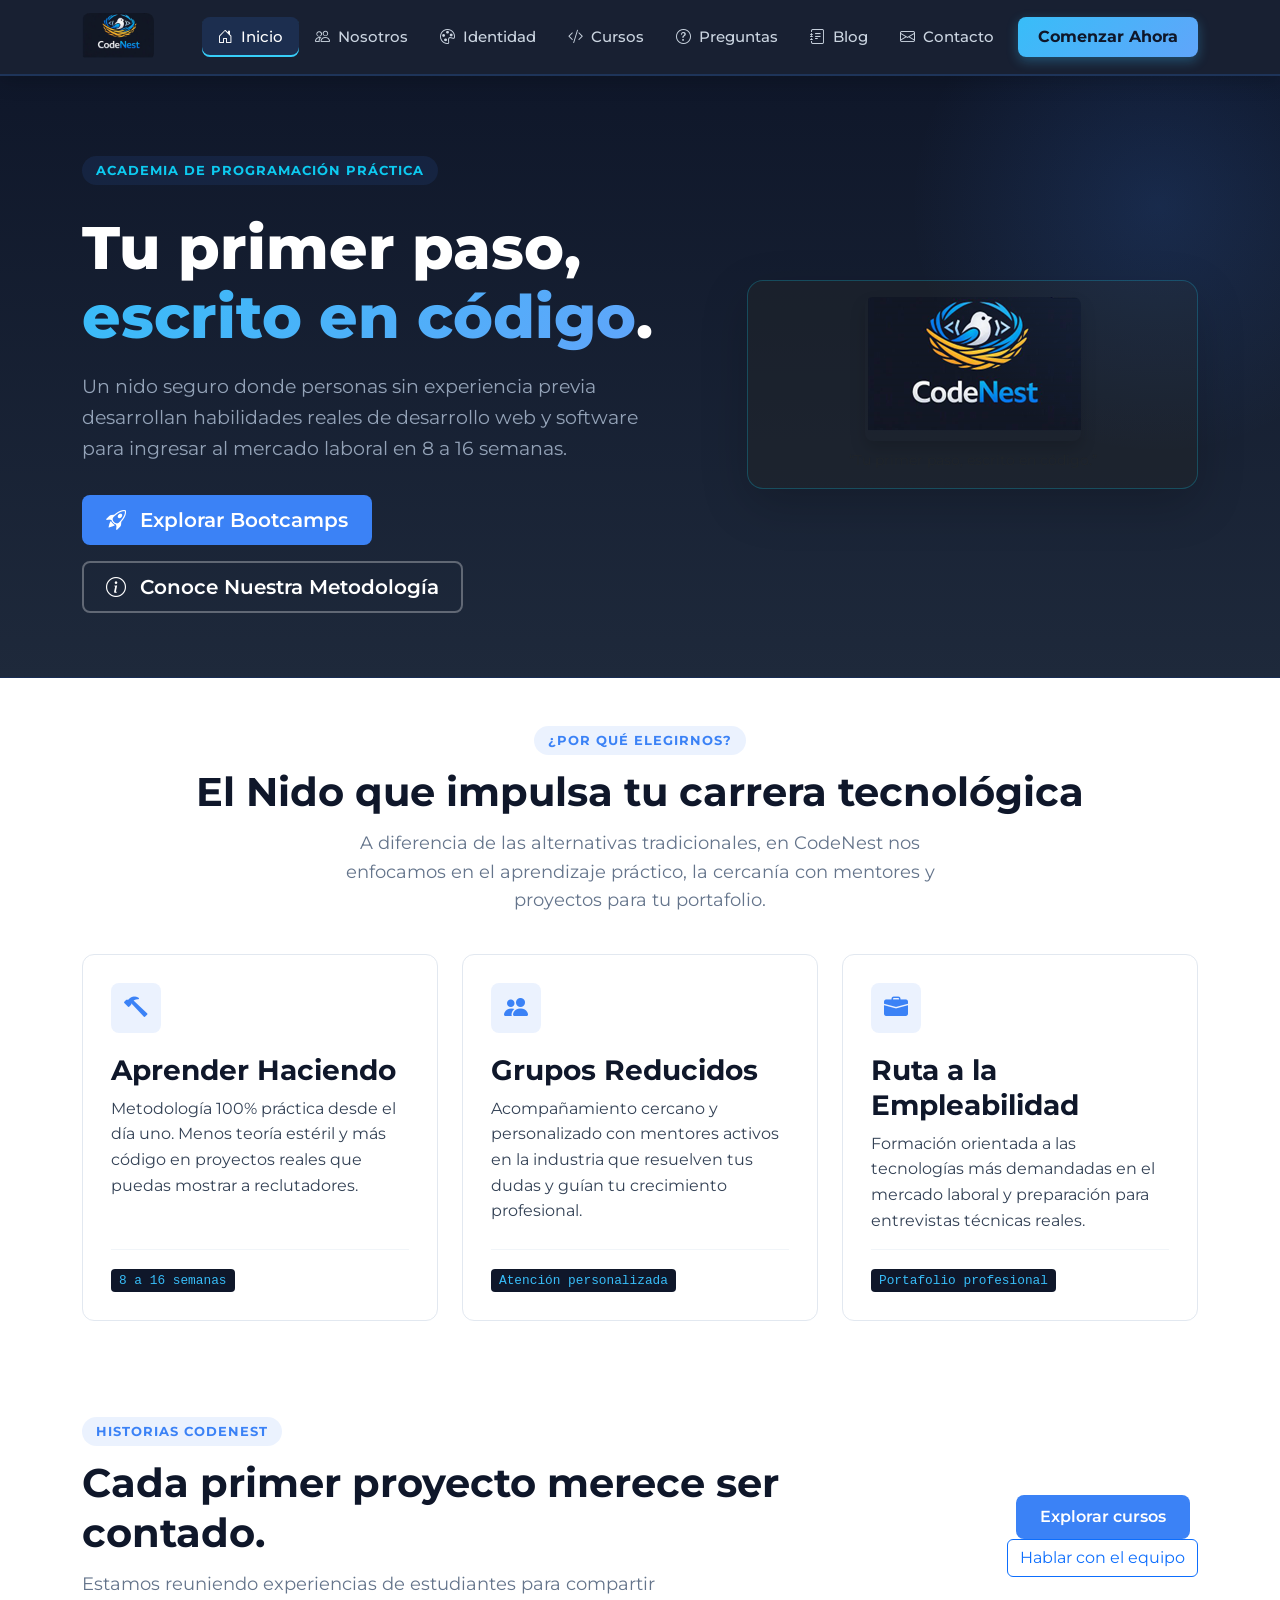
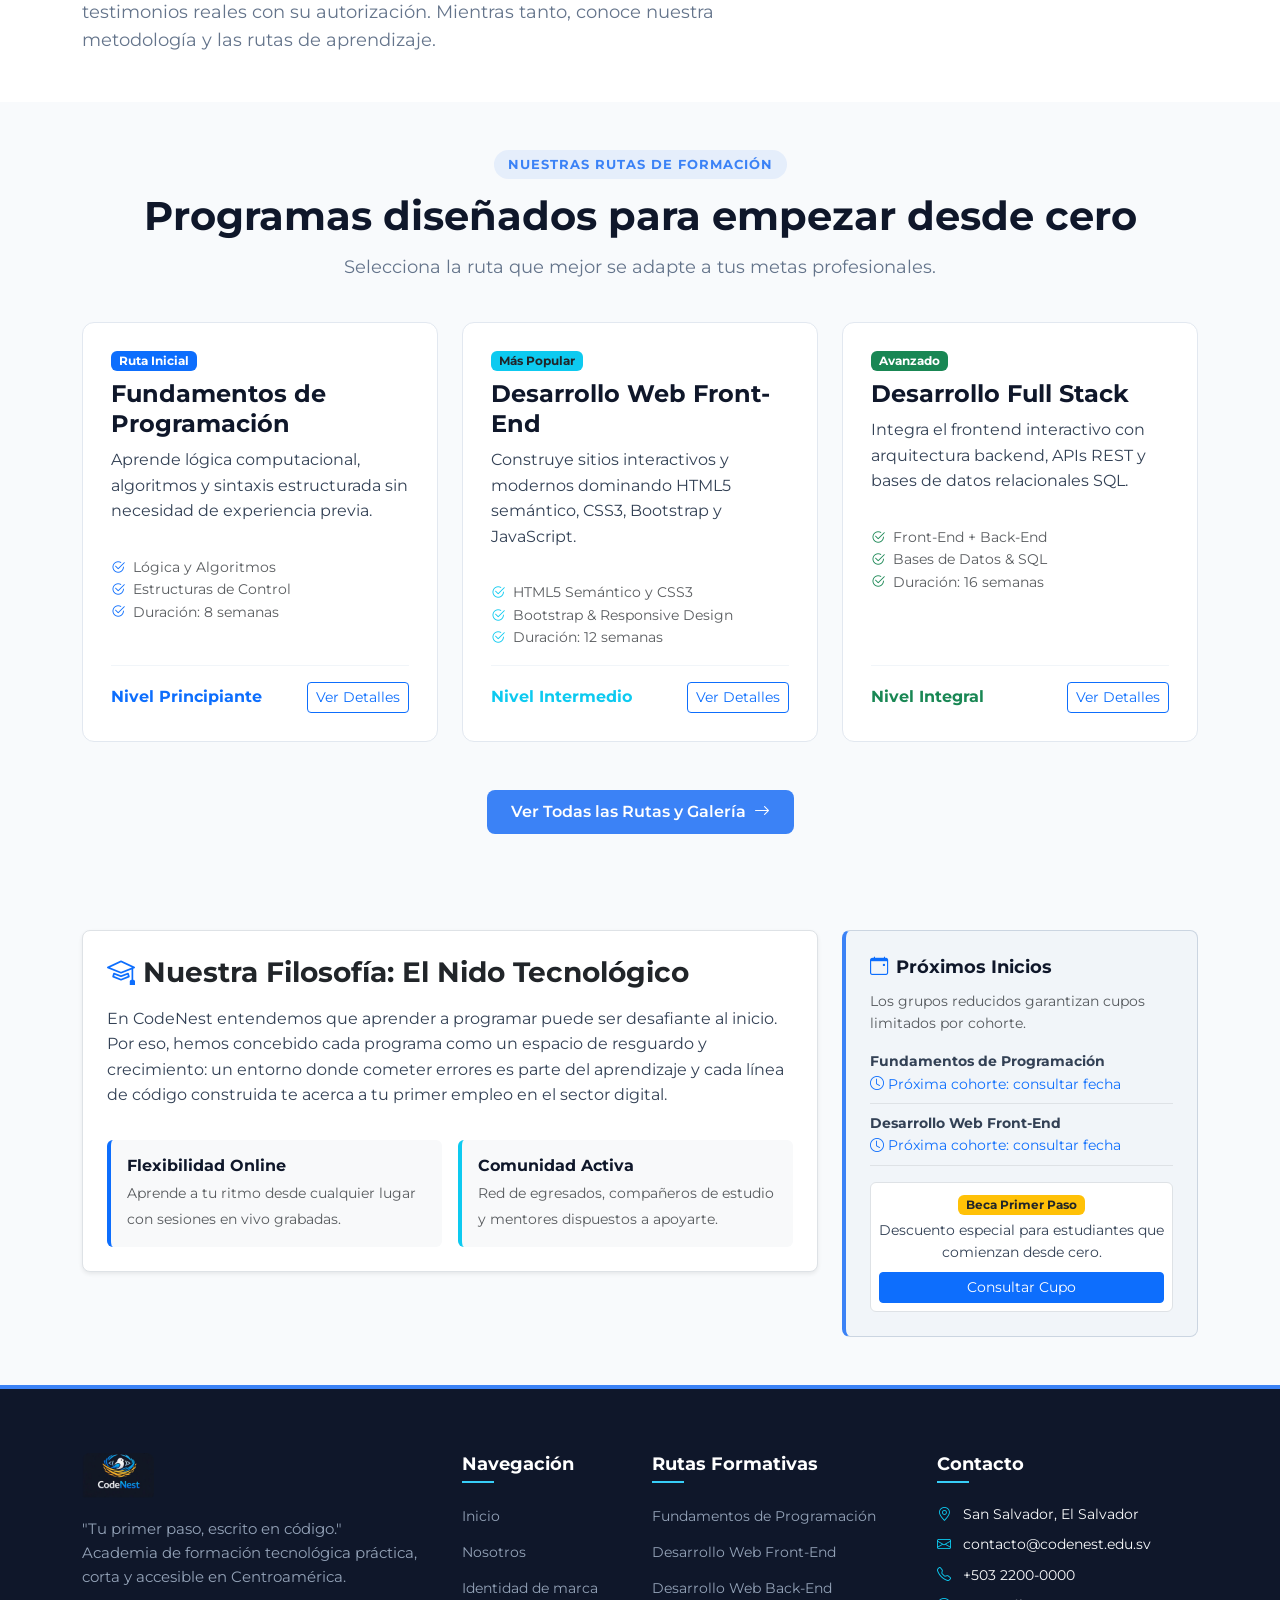
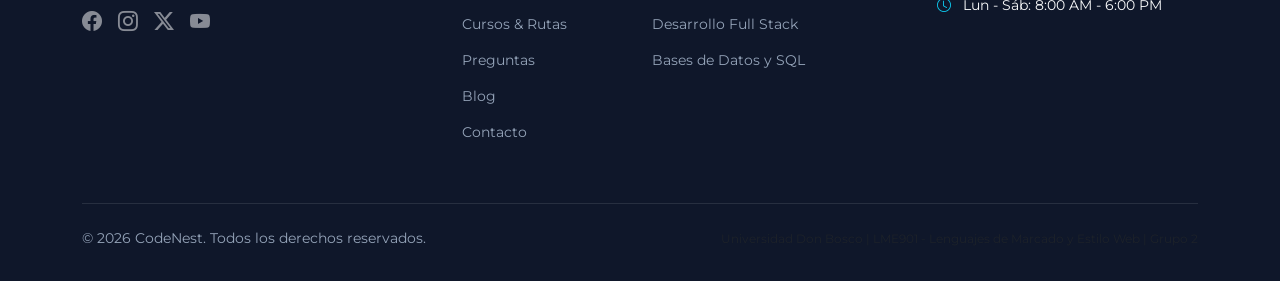
<file: index.html>
<!DOCTYPE html>
<html lang="es">

<head>
  <meta charset="UTF-8">
  <meta name="viewport" content="width=device-width, initial-scale=1.0">
  <meta name="description"
    content="CodeNest - Academia de formación práctica en programación para Centroamérica. Tu primer paso, escrito en código.">
  <title>CodeNest | Tu primer paso, escrito en código</title>

  <link rel="preconnect" href="https://fonts.googleapis.com">
  <link rel="preconnect" href="https://fonts.gstatic.com" crossorigin>
  <link
    href="https://fonts.googleapis.com/css2?family=Montserrat:ital,wght@0,300;0,400;0,500;0,600;0,700;0,800;1,400&display=swap"
    rel="stylesheet">
  <link href="https://cdn.jsdelivr.net/npm/bootstrap@5.3.3/dist/css/bootstrap.min.css" rel="stylesheet">
  <link rel="stylesheet" href="https://cdn.jsdelivr.net/npm/bootstrap-icons@1.11.3/font/bootstrap-icons.min.css">
  <link rel="stylesheet" href="css/style.css">
</head>

<body>
  <nav class="navbar navbar-expand-xl navbar-dark main-navigation" aria-label="Navegación principal">
    <div class="container">
      <a class="navbar-brand brand-logo-container" href="index.html" aria-label="CodeNest, inicio">
        <img src="img/logo.png" alt="Logotipo de CodeNest" width="216" height="144">
      </a>
      <button class="navbar-toggler" type="button" data-bs-toggle="collapse" data-bs-target="#navbarCodeNest"
        aria-controls="navbarCodeNest" aria-expanded="false" aria-label="Abrir menú de navegación">
        <span class="navbar-toggler-icon"></span>
      </button>
      <div class="collapse navbar-collapse" id="navbarCodeNest">
        <ul class="navbar-nav ms-auto mb-2 mb-lg-0 align-items-lg-center">
          <li class="nav-item">
            <a class="nav-link active" href="index.html" aria-current="page"><i class="bi bi-house-door me-1"></i>
              Inicio</a>
          </li>
          <li class="nav-item">
            <a class="nav-link" href="nosotros.html"><i class="bi bi-people me-1"></i> Nosotros</a>
          </li>
          <li class="nav-item">
            <a class="nav-link" href="identidad.html"><i class="bi bi-palette me-1"></i> Identidad</a>
          </li>
          <li class="nav-item">
            <a class="nav-link" href="servicios.html"><i class="bi bi-code-slash me-1"></i> Cursos</a>
          </li>
          <li class="nav-item">
            <a class="nav-link" href="faq.html"><i class="bi bi-question-circle me-1"></i> Preguntas</a>
          </li>
          <li class="nav-item">
            <a class="nav-link" href="blog.html"><i class="bi bi-journal-text me-1"></i> Blog</a>
          </li>
          <li class="nav-item">
            <a class="nav-link" href="contacto.html"><i class="bi bi-envelope me-1"></i> Contacto</a>
          </li>
          <li class="nav-item ms-lg-2 mt-2 mt-lg-0">
            <a href="servicios.html" class="btn btn-nav-cta">Comenzar Ahora</a>
          </li>
        </ul>
      </div>
    </div>
  </nav>
  <main>
    <section class="hero-section text-center text-lg-start" aria-labelledby="hero-title">
      <div class="container">
        <div class="row align-items-center g-4">
          <div class="col-lg-7">
            <div class="mb-3">
              <span class="section-tag bg-opacity-25 text-info">ACADEMIA DE PROGRAMACIÓN PRÁCTICA</span>
            </div>
            <h1 id="hero-title" class="hero-title">
              Tu primer paso, <br><span class="hero-highlight">escrito en código</span>.
            </h1>
            <p class="hero-subtitle">
              Un nido seguro donde personas sin experiencia previa desarrollan habilidades reales de desarrollo web y
              software para ingresar al mercado laboral en 8 a 16 semanas.
            </p>
            <div class="d-flex flex-wrap gap-3 justify-content-center justify-content-lg-start">
              <a href="servicios.html" class="btn btn-brand-primary btn-lg">
                <i class="bi bi-rocket-takeoff me-2"></i> Explorar Bootcamps
              </a>
              <a href="nosotros.html" class="btn btn-brand-outline btn-lg">
                <i class="bi bi-info-circle me-2"></i> Conoce Nuestra Metodología
              </a>
            </div>
          </div>
          <div class="col-lg-5 text-center">
            <div class="p-3 bg-dark bg-opacity-50 rounded-4 border border-info border-opacity-25 shadow-lg">
              <img src="img/logo.png" alt="Logotipo oficial de CodeNest"
                class="img-fluid rounded-3 shadow">
              <p class="small text-muted mt-2 mb-0">“Tu primer paso, escrito en código.”</p>
            </div>
          </div>
        </div>
      </div>
    </section>
    <section class="py-5 bg-white" aria-labelledby="valor-title">
      <div class="container">
        <header class="section-header text-center">
          <span class="section-tag">¿Por qué elegirnos?</span>
          <h2 id="valor-title" class="section-title">El Nido que impulsa tu carrera tecnológica</h2>
          <p class="section-subtitle mx-auto">
            A diferencia de las alternativas tradicionales, en CodeNest nos enfocamos en el aprendizaje práctico, la
            cercanía con mentores y proyectos para tu portafolio.
          </p>
        </header>
        <div class="row g-4">
          <div class="col-md-4">
            <article class="semantic-card">
              <div class="card-icon-badge">
                <i class="bi bi-hammer"></i>
              </div>
              <h3>Aprender Haciendo</h3>
              <p>Metodología 100% práctica desde el día uno. Menos teoría estéril y más código en proyectos reales que
                puedas mostrar a reclutadores.</p>
              <footer class="semantic-card-footer">
                <span class="badge-code">8 a 16 semanas</span>
              </footer>
            </article>
          </div>
          <div class="col-md-4">
            <article class="semantic-card">
              <div class="card-icon-badge">
                <i class="bi bi-people-fill"></i>
              </div>
              <h3>Grupos Reducidos</h3>
              <p>Acompañamiento cercano y personalizado con mentores activos en la industria que resuelven tus dudas y
                guían tu crecimiento profesional.</p>
              <footer class="semantic-card-footer">
                <span class="badge-code">Atención personalizada</span>
              </footer>
            </article>
          </div>
          <div class="col-md-4">
            <article class="semantic-card">
              <div class="card-icon-badge">
                <i class="bi bi-briefcase-fill"></i>
              </div>
              <h3>Ruta a la Empleabilidad</h3>
              <p>Formación orientada a las tecnologías más demandadas en el mercado laboral y preparación para
                entrevistas técnicas reales.</p>
              <footer class="semantic-card-footer">
                <span class="badge-code">Portafolio profesional</span>
              </footer>
            </article>
          </div>
        </div>
      </div>
    </section>

    <section class="py-5 bg-white" aria-labelledby="testimonios-heading">
      <div class="container">
        <div class="row align-items-center g-4">
          <div class="col-lg-8">
            <span class="section-tag">Historias CodeNest</span>
            <h2 id="testimonios-heading" class="section-title">Cada primer proyecto merece ser contado.</h2>
            <p class="section-subtitle mb-0">Estamos reuniendo experiencias de estudiantes para compartir testimonios reales con su autorización. Mientras tanto, conoce nuestra metodología y las rutas de aprendizaje.</p>
          </div>
          <div class="col-lg-4 text-lg-end">
            <a href="servicios.html" class="btn btn-brand-primary me-sm-2 mb-2 mb-sm-0">Explorar cursos</a>
            <a href="contacto.html" class="btn btn-outline-primary">Hablar con el equipo</a>
          </div>
        </div>
      </div>
    </section>

    <section class="py-5" style="background-color: #F8FAFC;" aria-labelledby="cursos-title">
      <div class="container">
        <header class="section-header text-center">
          <span class="section-tag">Nuestras Rutas de Formación</span>
          <h2 id="cursos-title" class="section-title">Programas diseñados para empezar desde cero</h2>
          <p class="section-subtitle mx-auto">Selecciona la ruta que mejor se adapte a tus metas profesionales.</p>
        </header>

        <div class="row g-4">
          <div class="col-lg-4 col-md-6">
            <article class="semantic-card">
              <span class="badge bg-primary mb-2 align-self-start">Ruta Inicial</span>
              <h4>Fundamentos de Programación</h4>
              <p>Aprende lógica computacional, algoritmos y sintaxis estructurada sin necesidad de experiencia previa.
              </p>
              <ul class="list-unstyled text-muted small my-3">
                <li><i class="bi bi-check2-circle text-primary me-2"></i>Lógica y Algoritmos</li>
                <li><i class="bi bi-check2-circle text-primary me-2"></i>Estructuras de Control</li>
                <li><i class="bi bi-check2-circle text-primary me-2"></i>Duración: 8 semanas</li>
              </ul>
              <footer class="semantic-card-footer d-flex justify-content-between align-items-center">
                <span class="fw-bold text-primary">Nivel Principiante</span>
                <a href="servicios.html" class="btn btn-sm btn-outline-primary">Ver Detalles</a>
              </footer>
            </article>
          </div>
          <div class="col-lg-4 col-md-6">
            <article class="semantic-card">
              <span class="badge bg-info text-dark mb-2 align-self-start">Más Popular</span>
              <h4>Desarrollo Web Front-End</h4>
              <p>Construye sitios interactivos y modernos dominando HTML5 semántico, CSS3, Bootstrap y JavaScript.</p>
              <ul class="list-unstyled text-muted small my-3">
                <li><i class="bi bi-check2-circle text-info me-2"></i>HTML5 Semántico y CSS3</li>
                <li><i class="bi bi-check2-circle text-info me-2"></i>Bootstrap & Responsive Design</li>
                <li><i class="bi bi-check2-circle text-info me-2"></i>Duración: 12 semanas</li>
              </ul>
              <footer class="semantic-card-footer d-flex justify-content-between align-items-center">
                <span class="fw-bold text-info">Nivel Intermedio</span>
                <a href="servicios.html" class="btn btn-sm btn-outline-primary">Ver Detalles</a>
              </footer>
            </article>
          </div>
          <div class="col-lg-4 col-md-6">
            <article class="semantic-card">
              <span class="badge bg-success mb-2 align-self-start">Avanzado</span>
              <h4>Desarrollo Full Stack</h4>
              <p>Integra el frontend interactivo con arquitectura backend, APIs REST y bases de datos relacionales SQL.
              </p>
              <ul class="list-unstyled text-muted small my-3">
                <li><i class="bi bi-check2-circle text-success me-2"></i>Front-End + Back-End</li>
                <li><i class="bi bi-check2-circle text-success me-2"></i>Bases de Datos & SQL</li>
                <li><i class="bi bi-check2-circle text-success me-2"></i>Duración: 16 semanas</li>
              </ul>
              <footer class="semantic-card-footer d-flex justify-content-between align-items-center">
                <span class="fw-bold text-success">Nivel Integral</span>
                <a href="servicios.html" class="btn btn-sm btn-outline-primary">Ver Detalles</a>
              </footer>
            </article>
          </div>
        </div>

        <div class="text-center mt-5">
          <a href="servicios.html" class="btn btn-brand-primary">Ver Todas las Rutas y Galería <i
              class="bi bi-arrow-right ms-1"></i></a>
        </div>
      </div>
    </section>

    <div class="container my-5">
      <div class="row">
        <div class="col-lg-8">
          <section class="p-4 bg-white rounded-3 shadow-sm border" aria-labelledby="comunidad-title">
            <h3 id="comunidad-title" class="fw-bold text-dark mb-3"><i
                class="bi bi-mortarboard text-primary me-2"></i>Nuestra Filosofía: El Nido Tecnológico</h3>
            <p>
              En CodeNest entendemos que aprender a programar puede ser desafiante al inicio. Por eso, hemos concebido
              cada programa como un espacio de resguardo y crecimiento: un entorno donde cometer errores es parte del
              aprendizaje y cada línea de código construida te acerca a tu primer empleo en el sector digital.
            </p>
            <div class="row g-3 mt-2">
              <div class="col-sm-6">
                <div class="p-3 bg-light rounded-2 border-start border-primary border-4">
                  <h6 class="fw-bold mb-1">Flexibilidad Online</h6>
                  <small class="text-muted">Aprende a tu ritmo desde cualquier lugar con sesiones en vivo
                    grabadas.</small>
                </div>
              </div>
              <div class="col-sm-6">
                <div class="p-3 bg-light rounded-2 border-start border-info border-4">
                  <h6 class="fw-bold mb-1">Comunidad Activa</h6>
                  <small class="text-muted">Red de egresados, compañeros de estudio y mentores dispuestos a
                    apoyarte.</small>
                </div>
              </div>
            </div>
          </section>
        </div>
        <div class="col-lg-4">
          <aside class="semantic-aside mt-lg-0" aria-label="Información complementaria y convocatorias">
            <h4 class="aside-title"><i class="bi bi-calendar-event text-primary"></i> Próximos Inicios</h4>
            <p class="small text-muted mb-3">Los grupos reducidos garantizan cupos limitados por cohorte.</p>
            <ul class="list-unstyled small mb-3">
              <li class="mb-2 pb-2 border-bottom">
                <strong>Fundamentos de Programación</strong><br>
                <span class="text-primary"><i class="bi bi-clock me-1"></i>Próxima cohorte: consultar fecha</span>
              </li>
              <li class="mb-2 pb-2 border-bottom">
                <strong>Desarrollo Web Front-End</strong><br>
                <span class="text-primary"><i class="bi bi-clock me-1"></i>Próxima cohorte: consultar fecha</span>
              </li>
            </ul>
            <div class="p-2 bg-white rounded border text-center">
              <span class="badge bg-warning text-dark mb-1">Beca Primer Paso</span>
              <p class="small mb-2">Descuento especial para estudiantes que comienzan desde cero.</p>
              <a href="contacto.html" class="btn btn-sm btn-primary w-100">Consultar Cupo</a>
            </div>
          </aside>
        </div>
      </div>
    </div>
  </main>
  <footer class="main-footer" aria-label="Pie de página institucional">
    <div class="container">
      <div class="row g-4">
        <div class="col-lg-4 col-md-6">
          <a href="index.html" class="brand-logo-container mb-3" aria-label="CodeNest, inicio">
            <img src="img/logo.png" alt="Logotipo de CodeNest" width="216" height="144">
          </a>
          <p class="footer-brand-desc">
            "Tu primer paso, escrito en código."<br>
            Academia de formación tecnológica práctica, corta y accesible en Centroamérica.
          </p>
          <div class="d-flex gap-3 fs-5 mt-3">
            <a href="https://facebook.com" class="text-white-50" aria-label="Facebook CodeNest" target="_blank"
              rel="noopener"><i class="bi bi-facebook"></i></a>
            <a href="https://instagram.com" class="text-white-50" aria-label="Instagram CodeNest" target="_blank"
              rel="noopener"><i class="bi bi-instagram"></i></a>
            <a href="https://x.com" class="text-white-50" aria-label="X (Twitter) CodeNest" target="_blank"
              rel="noopener"><i class="bi bi-twitter-x"></i></a>
            <a href="https://youtube.com" class="text-white-50" aria-label="YouTube CodeNest" target="_blank"
              rel="noopener"><i class="bi bi-youtube"></i></a>
          </div>
        </div>
        <div class="col-lg-2 col-md-6">
          <h5 class="footer-heading">Navegación</h5>
          <ul class="footer-links">
            <li><a href="index.html">Inicio</a></li>
            <li><a href="nosotros.html">Nosotros</a></li>
            <li><a href="identidad.html">Identidad de marca</a></li>
            <li><a href="servicios.html">Cursos & Rutas</a></li>
            <li><a href="faq.html">Preguntas</a></li>
            <li><a href="blog.html">Blog</a></li>
            <li><a href="contacto.html">Contacto</a></li>
          </ul>
        </div>
        <div class="col-lg-3 col-md-6">
          <h5 class="footer-heading">Rutas Formativas</h5>
          <ul class="footer-links">
            <li><a href="servicios.html">Fundamentos de Programación</a></li>
            <li><a href="servicios.html">Desarrollo Web Front-End</a></li>
            <li><a href="servicios.html">Desarrollo Web Back-End</a></li>
            <li><a href="servicios.html">Desarrollo Full Stack</a></li>
            <li><a href="servicios.html">Bases de Datos y SQL</a></li>
          </ul>
        </div>
        <div class="col-lg-3 col-md-6">
          <h5 class="footer-heading">Contacto</h5>
          <ul class="footer-links text-light small">
            <li class="mb-2"><i class="bi bi-geo-alt text-info me-2"></i> San Salvador, El Salvador</li>
            <li class="mb-2"><i class="bi bi-envelope text-info me-2"></i> contacto@codenest.edu.sv</li>
            <li class="mb-2"><i class="bi bi-telephone text-info me-2"></i> +503 2200-0000</li>
            <li class="mb-2"><i class="bi bi-clock text-info me-2"></i> Lun - Sáb: 8:00 AM - 6:00 PM</li>
          </ul>
        </div>
      </div>
      <div class="footer-bottom d-flex flex-wrap justify-content-between align-items-center gap-2">
        <p class="mb-0">&copy; <span id="current-year">2026</span> CodeNest. Todos los derechos reservados.</p>
        <p class="mb-0 text-muted small">
          Universidad Don Bosco | LME901 - Lenguajes de Marcado y Estilo Web | Grupo 2
        </p>
      </div>
    </div>
  </footer>

  <script src="https://cdn.jsdelivr.net/npm/bootstrap@5.3.3/dist/js/bootstrap.bundle.min.js"></script>

  <script src="js/main.js"></script>
</body>

</html>
</file>
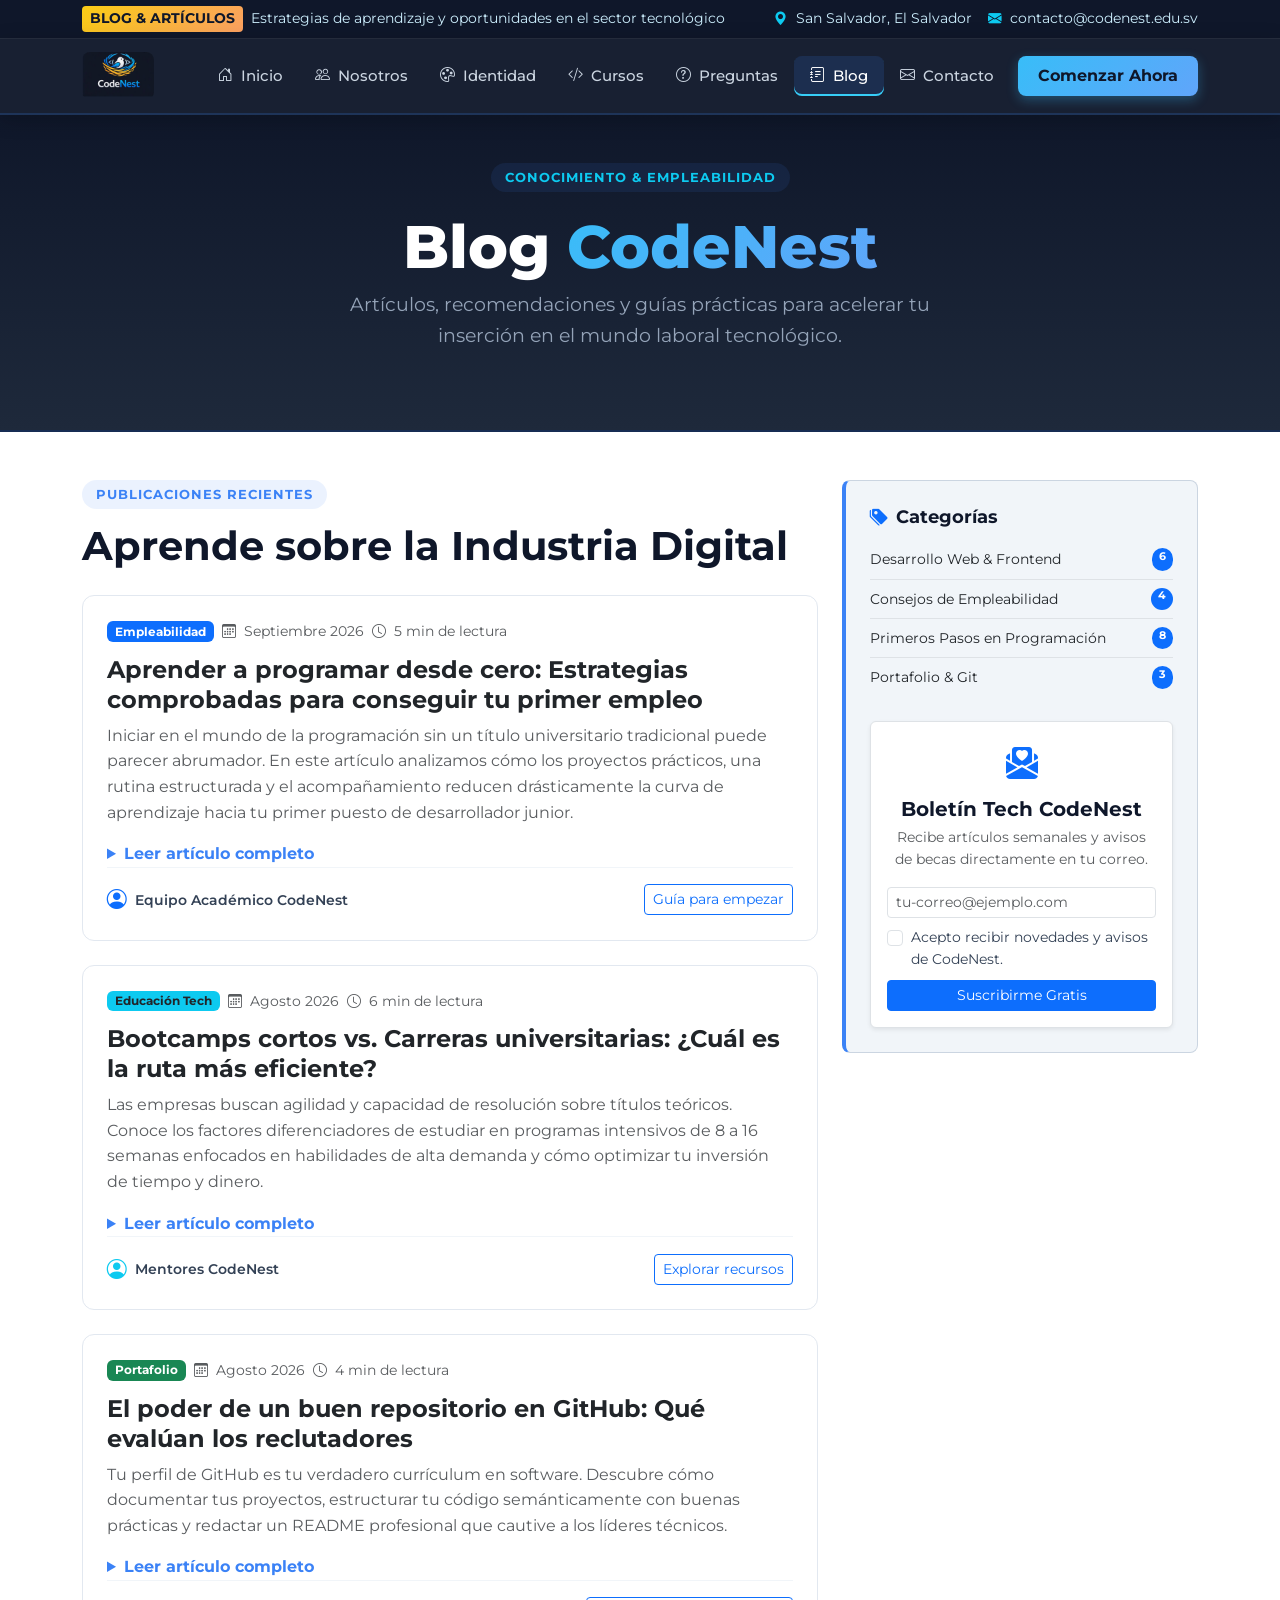
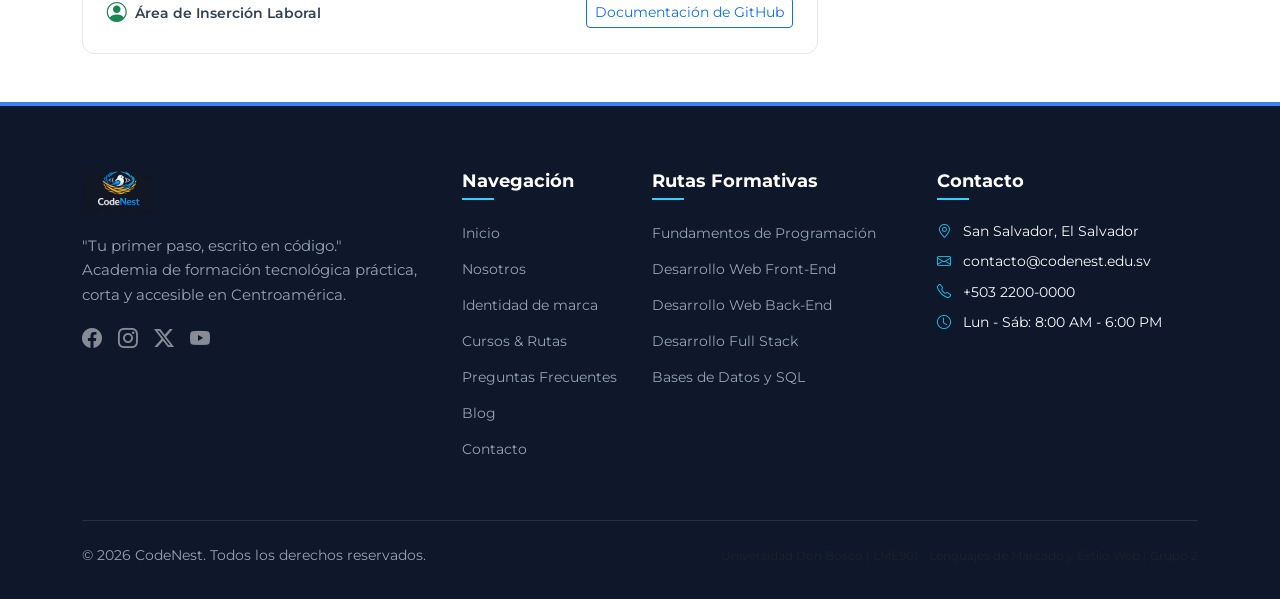
<file: blog.html>
<!DOCTYPE html>
<html lang="es">

<head>
  <meta charset="UTF-8">
  <meta name="viewport" content="width=device-width, initial-scale=1.0">
  <meta name="description"
    content="Blog de CodeNest con artículos, guías y consejos para aprender programación y conseguir empleo en el sector tecnológico.">
  <title>Blog & Novedades | CodeNest</title>

  <link rel="preconnect" href="https://fonts.googleapis.com">
  <link rel="preconnect" href="https://fonts.gstatic.com" crossorigin>
  <link
    href="https://fonts.googleapis.com/css2?family=Montserrat:ital,wght@0,300;0,400;0,500;0,600;0,700;0,800;1,400&display=swap"
    rel="stylesheet">

  <link href="https://cdn.jsdelivr.net/npm/bootstrap@5.3.3/dist/css/bootstrap.min.css" rel="stylesheet">

  <link rel="stylesheet" href="https://cdn.jsdelivr.net/npm/bootstrap-icons@1.11.3/font/bootstrap-icons.min.css">

  <link rel="stylesheet" href="css/style.css">
</head>

<body>

  <header class="top-notice-bar">
    <div class="container d-flex justify-content-between align-items-center flex-wrap gap-2">
      <div class="d-flex align-items-center gap-2">
        <span class="badge-highlight">BLOG & ARTÍCULOS</span>
        <span>Estrategias de aprendizaje y oportunidades en el sector tecnológico</span>
      </div>
      <div class="d-none d-md-flex align-items-center gap-3">
        <span><i class="bi bi-geo-alt-fill text-info me-1"></i> San Salvador, El Salvador</span>
        <span><i class="bi bi-envelope-fill text-info me-1"></i> contacto@codenest.edu.sv</span>
      </div>
    </div>
  </header>

  <nav class="navbar navbar-expand-xl navbar-dark main-navigation" aria-label="Navegación principal">
    <div class="container">
      <a class="navbar-brand brand-logo-container" href="index.html" aria-label="CodeNest, inicio">
        <img src="img/logo.png" alt="Logotipo de CodeNest" width="216" height="144">
      </a>
      <button class="navbar-toggler" type="button" data-bs-toggle="collapse" data-bs-target="#navbarCodeNest"
        aria-controls="navbarCodeNest" aria-expanded="false" aria-label="Abrir menú de navegación">
        <span class="navbar-toggler-icon"></span>
      </button>

      <div class="collapse navbar-collapse" id="navbarCodeNest">
        <ul class="navbar-nav ms-auto mb-2 mb-lg-0 align-items-lg-center">
          <li class="nav-item">
            <a class="nav-link" href="index.html"><i class="bi bi-house-door me-1"></i> Inicio</a>
          </li>
          <li class="nav-item">
            <a class="nav-link" href="nosotros.html"><i class="bi bi-people me-1"></i> Nosotros</a>
          </li>
          <li class="nav-item">
            <a class="nav-link" href="identidad.html"><i class="bi bi-palette me-1"></i> Identidad</a>
          </li>
          <li class="nav-item">
            <a class="nav-link" href="servicios.html"><i class="bi bi-code-slash me-1"></i> Cursos</a>
          </li>
          <li class="nav-item">
            <a class="nav-link" href="faq.html"><i class="bi bi-question-circle me-1"></i> Preguntas</a>
          </li>
          <li class="nav-item">
            <a class="nav-link active" href="blog.html" aria-current="page"><i class="bi bi-journal-text me-1"></i>
              Blog</a>
          </li>
          <li class="nav-item">
            <a class="nav-link" href="contacto.html"><i class="bi bi-envelope me-1"></i> Contacto</a>
          </li>
          <li class="nav-item ms-lg-2 mt-2 mt-lg-0">
            <a href="servicios.html" class="btn btn-nav-cta">Comenzar Ahora</a>
          </li>
        </ul>
      </div>
    </div>
  </nav>

  <main>
    <section class="py-5 text-white"
      style="background: var(--cn-gradient-dark); border-bottom: 2px solid rgba(59, 130, 246, 0.2);">
      <div class="container text-center">
        <span class="section-tag bg-opacity-25 text-info">CONOCIMIENTO & EMPLEABILIDAD</span>
        <h1 class="hero-title my-2">Blog <span class="hero-highlight">CodeNest</span></h1>
        <p class="hero-subtitle mx-auto">Artículos, recomendaciones y guías prácticas para acelerar tu inserción en el
          mundo laboral tecnológico.</p>
      </div>
    </section>

    <section class="py-5 bg-white" aria-label="Contenido del blog">
      <div class="container">
        <div class="row g-4">
          <div class="col-lg-8">
            <header class="section-header mb-4">
              <span class="section-tag">Publicaciones Recientes</span>
              <h2 class="section-title">Aprende sobre la Industria Digital</h2>
            </header>

            <div class="d-flex flex-column gap-4">
              <article class="semantic-card p-4">
                <div class="d-flex align-items-center gap-2 mb-2">
                  <span class="badge bg-primary">Empleabilidad</span>
                  <small class="text-muted"><i class="bi bi-calendar3 me-1"></i> Septiembre 2026</small>
                  <small class="text-muted"><i class="bi bi-clock me-1"></i> 5 min de lectura</small>
                </div>
                <h3 class="fs-4 fw-bold text-dark mt-1">Aprender a programar desde cero: Estrategias comprobadas para
                  conseguir tu primer empleo</h3>
                <p class="text-muted">
                  Iniciar en el mundo de la programación sin un título universitario tradicional puede parecer
                  abrumador. En este artículo analizamos cómo los proyectos prácticos, una rutina estructurada y el
                  acompañamiento reducen drásticamente la curva de aprendizaje hacia tu primer puesto de desarrollador
                  junior.
                </p>
                <details class="blog-article-details">
                  <summary>Leer artículo completo</summary>
                  <p>Empieza por los fundamentos: variables, condicionales, ciclos y funciones. Practica cada concepto con ejercicios pequeños antes de combinarlo en un proyecto.</p>
                  <p>Organiza una rutina sostenible, construye proyectos que resuelvan problemas concretos y guarda el código con explicaciones claras. Un portafolio bien documentado ayuda a mostrar lo que sabes hacer.</p>
                  <p>Busca retroalimentación y comparte tu proceso con otras personas. La práctica constante, la colaboración y una ruta de aprendizaje clara convierten los primeros pasos en progreso demostrable.</p>
                </details>
                <footer class="semantic-card-footer d-flex justify-content-between align-items-center">
                  <div class="d-flex align-items-center gap-2">
                    <i class="bi bi-person-circle fs-5 text-primary"></i>
                    <span class="small fw-semibold">Equipo Académico CodeNest</span>
                  </div>
                  <a href="https://developer.mozilla.org/es/docs/Learn/Getting_started_with_the_web" class="btn btn-sm btn-outline-primary" target="_blank" rel="noopener noreferrer">Guía para empezar</a>
                </footer>
              </article>

              <article class="semantic-card p-4">
                <div class="d-flex align-items-center gap-2 mb-2">
                  <span class="badge bg-info text-dark">Educación Tech</span>
                  <small class="text-muted"><i class="bi bi-calendar3 me-1"></i> Agosto 2026</small>
                  <small class="text-muted"><i class="bi bi-clock me-1"></i> 6 min de lectura</small>
                </div>
                <h3 class="fs-4 fw-bold text-dark mt-1">Bootcamps cortos vs. Carreras universitarias: ¿Cuál es la ruta
                  más eficiente?</h3>
                <p class="text-muted">
                  Las empresas buscan agilidad y capacidad de resolución sobre títulos teóricos. Conoce los factores
                  diferenciadores de estudiar en programas intensivos de 8 a 16 semanas enfocados en habilidades de alta
                  demanda y cómo optimizar tu inversión de tiempo y dinero.
                </p>
                <details class="blog-article-details">
                  <summary>Leer artículo completo</summary>
                  <p>Un bootcamp concentra una ruta de aprendizaje en habilidades concretas y práctica frecuente. Puede ser una opción para quien busca avanzar en menos tiempo, pero exige dedicación y aprendizaje continuo.</p>
                  <p>Una carrera universitaria ofrece una formación amplia y estructurada. La decisión depende de tus objetivos, recursos, disponibilidad y del tipo de trabajo que quieras realizar.</p>
                  <p>Antes de elegir, revisa el temario, el acompañamiento, los proyectos, los requisitos y los resultados que el programa puede respaldar. Ninguna ruta garantiza empleo por sí sola.</p>
                </details>
                <footer class="semantic-card-footer d-flex justify-content-between align-items-center">
                  <div class="d-flex align-items-center gap-2">
                    <i class="bi bi-person-circle fs-5 text-info"></i>
                    <span class="small fw-semibold">Mentores CodeNest</span>
                  </div>
                  <a href="https://www.linkedin.com/business/learning/blog" class="btn btn-sm btn-outline-primary" target="_blank" rel="noopener noreferrer">Explorar recursos</a>
                </footer>
              </article>

              <article class="semantic-card p-4">
                <div class="d-flex align-items-center gap-2 mb-2">
                  <span class="badge bg-success">Portafolio</span>
                  <small class="text-muted"><i class="bi bi-calendar3 me-1"></i> Agosto 2026</small>
                  <small class="text-muted"><i class="bi bi-clock me-1"></i> 4 min de lectura</small>
                </div>
                <h3 class="fs-4 fw-bold text-dark mt-1">El poder de un buen repositorio en GitHub: Qué evalúan los
                  reclutadores</h3>
                <p class="text-muted">
                  Tu perfil de GitHub es tu verdadero currículum en software. Descubre cómo documentar tus proyectos,
                  estructurar tu código semánticamente con buenas prácticas y redactar un README profesional que cautive
                  a los líderes técnicos.
                </p>
                <details class="blog-article-details">
                  <summary>Leer artículo completo</summary>
                  <p>Selecciona proyectos que expliquen qué problema resuelven y qué decisiones tomaste. Un README claro debe incluir una descripción, las tecnologías, instrucciones para ejecutarlo y capturas cuando ayuden a entenderlo.</p>
                  <p>Mantén los repositorios organizados, utiliza nombres comprensibles y evita subir credenciales o datos privados. Los commits deben ayudar a seguir el avance del trabajo.</p>
                  <p>La calidad del portafolio depende de la claridad y el cuidado de los proyectos, no de la cantidad de repositorios.</p>
                </details>
                <footer class="semantic-card-footer d-flex justify-content-between align-items-center">
                  <div class="d-flex align-items-center gap-2">
                    <i class="bi bi-person-circle fs-5 text-success"></i>
                    <span class="small fw-semibold">Área de Inserción Laboral</span>
                  </div>
                  <a href="https://docs.github.com/es/repositories" class="btn btn-sm btn-outline-primary" target="_blank" rel="noopener noreferrer">Documentación de GitHub</a>
                </footer>
              </article>
            </div>
          </div>

          <div class="col-lg-4">
            <aside class="semantic-aside mt-0" aria-label="Categorías y destacados del blog">
              <h4 class="aside-title"><i class="bi bi-tags-fill text-primary"></i> Categorías</h4>
              <ul class="list-group list-group-flush mb-4 small bg-transparent">
                <li class="list-group-item bg-transparent d-flex justify-content-between px-0">
                  <span>Desarrollo Web & Frontend</span> <span class="badge bg-primary rounded-pill">6</span>
                </li>
                <li class="list-group-item bg-transparent d-flex justify-content-between px-0">
                  <span>Consejos de Empleabilidad</span> <span class="badge bg-primary rounded-pill">4</span>
                </li>
                <li class="list-group-item bg-transparent d-flex justify-content-between px-0">
                  <span>Primeros Pasos en Programación</span> <span class="badge bg-primary rounded-pill">8</span>
                </li>
                <li class="list-group-item bg-transparent d-flex justify-content-between px-0">
                  <span>Portafolio & Git</span> <span class="badge bg-primary rounded-pill">3</span>
                </li>
              </ul>

              <div class="p-3 bg-white rounded border shadow-sm text-center">
                <i class="bi bi-envelope-paper-heart-fill text-primary fs-2"></i>
                <h5 class="fw-bold mt-2 mb-1">Boletín Tech CodeNest</h5>
                <p class="small text-muted mb-3">Recibe artículos semanales y avisos de becas directamente en tu correo.
                </p>
                <form id="newsletterForm" data-form-status="newsletterStatus" action="https://formspree.io/f/xdeajylq" method="POST">
                  <input type="hidden" name="_subject" value="Suscripción al boletín CodeNest">
                  <div class="visually-hidden" aria-hidden="true">
                    <label for="newsletterCompany">Deja este campo vacío</label>
                    <input id="newsletterCompany" name="_gotcha" type="text" tabindex="-1" autocomplete="off">
                  </div>
                  <div class="mb-2">
                    <label class="visually-hidden" for="newsletterEmail">Correo electrónico</label>
                    <input id="newsletterEmail" name="email" type="email" class="form-control form-control-sm"
                      placeholder="tu-correo@ejemplo.com" maxlength="254" autocomplete="email" required data-validate>
                    <div class="invalid-feedback text-start">Introduce un correo electrónico válido.</div>
                  </div>
                  <div class="form-check text-start mb-2">
                    <input class="form-check-input" type="checkbox" id="newsletterConsent" name="consentimiento"
                      value="acepto" required data-validate>
                    <label class="form-check-label small" for="newsletterConsent">Acepto recibir novedades y avisos de CodeNest.</label>
                    <div class="invalid-feedback">Debes aceptar para suscribirte.</div>
                  </div>
                  <button type="submit" class="btn btn-sm btn-primary w-100">Suscribirme Gratis</button>
                </form>
                <div id="newsletterStatus" class="alert form-status d-none mt-2 text-start" role="status" aria-live="polite" tabindex="-1"></div>
              </div>
            </aside>
          </div>
        </div>
      </div>
    </section>
  </main>

  <footer class="main-footer" aria-label="Pie de página institucional">
    <div class="container">
      <div class="row g-4">
        <div class="col-lg-4 col-md-6">
          <a href="index.html" class="brand-logo-container mb-3" aria-label="CodeNest, inicio">
            <img src="img/logo.png" alt="Logotipo de CodeNest" width="216" height="144">
          </a>
          <p class="footer-brand-desc">
            "Tu primer paso, escrito en código."<br>
            Academia de formación tecnológica práctica, corta y accesible en Centroamérica.
          </p>
          <div class="d-flex gap-3 fs-5 mt-3">
            <a href="https://facebook.com" class="text-white-50" aria-label="Facebook CodeNest" target="_blank"
              rel="noopener"><i class="bi bi-facebook"></i></a>
            <a href="https://instagram.com" class="text-white-50" aria-label="Instagram CodeNest" target="_blank"
              rel="noopener"><i class="bi bi-instagram"></i></a>
            <a href="https://x.com" class="text-white-50" aria-label="X (Twitter) CodeNest" target="_blank"
              rel="noopener"><i class="bi bi-twitter-x"></i></a>
            <a href="https://youtube.com" class="text-white-50" aria-label="YouTube CodeNest" target="_blank"
              rel="noopener"><i class="bi bi-youtube"></i></a>
          </div>
        </div>
        <div class="col-lg-2 col-md-6">
          <h5 class="footer-heading">Navegación</h5>
          <ul class="footer-links">
            <li><a href="index.html">Inicio</a></li>
            <li><a href="nosotros.html">Nosotros</a></li>
            <li><a href="identidad.html">Identidad de marca</a></li>
            <li><a href="servicios.html">Cursos & Rutas</a></li>
            <li><a href="faq.html">Preguntas Frecuentes</a></li>
            <li><a href="blog.html">Blog</a></li>
            <li><a href="contacto.html">Contacto</a></li>
          </ul>
        </div>
        <div class="col-lg-3 col-md-6">
          <h5 class="footer-heading">Rutas Formativas</h5>
          <ul class="footer-links">
            <li><a href="servicios.html">Fundamentos de Programación</a></li>
            <li><a href="servicios.html">Desarrollo Web Front-End</a></li>
            <li><a href="servicios.html">Desarrollo Web Back-End</a></li>
            <li><a href="servicios.html">Desarrollo Full Stack</a></li>
            <li><a href="servicios.html">Bases de Datos y SQL</a></li>
          </ul>
        </div>
        <div class="col-lg-3 col-md-6">
          <h5 class="footer-heading">Contacto</h5>
          <ul class="footer-links text-light small">
            <li class="mb-2"><i class="bi bi-geo-alt text-info me-2"></i> San Salvador, El Salvador</li>
            <li class="mb-2"><i class="bi bi-envelope text-info me-2"></i> contacto@codenest.edu.sv</li>
            <li class="mb-2"><i class="bi bi-telephone text-info me-2"></i> +503 2200-0000</li>
            <li class="mb-2"><i class="bi bi-clock text-info me-2"></i> Lun - Sáb: 8:00 AM - 6:00 PM</li>
          </ul>
        </div>
      </div>
      <div class="footer-bottom d-flex flex-wrap justify-content-between align-items-center gap-2">
        <p class="mb-0">&copy; <span id="current-year">2026</span> CodeNest. Todos los derechos reservados.</p>
        <p class="mb-0 text-muted small">
          Universidad Don Bosco | LME901 - Lenguajes de Marcado y Estilo Web | Grupo 2
        </p>
      </div>
    </div>
  </footer>

  <script src="https://cdn.jsdelivr.net/npm/bootstrap@5.3.3/dist/js/bootstrap.bundle.min.js"></script>
  <script src="js/main.js"></script>
</body>

</html>
</file>
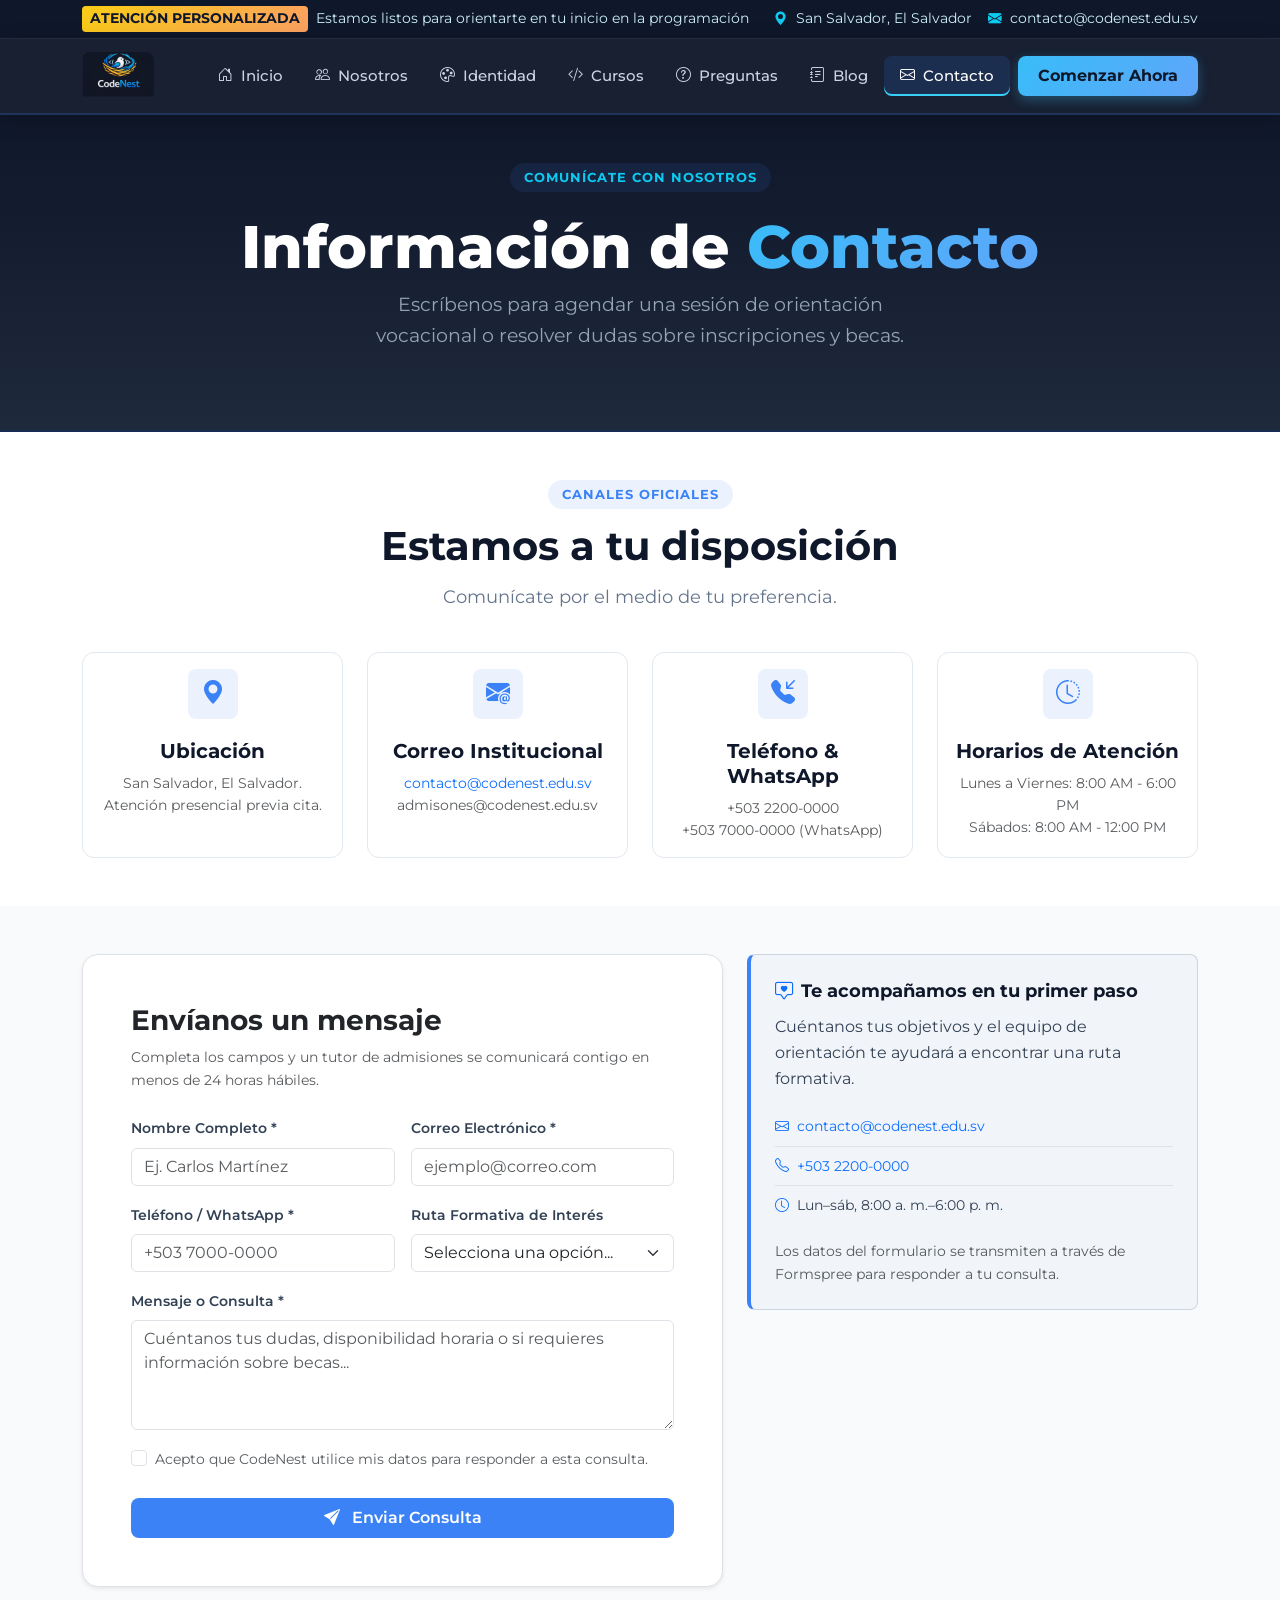
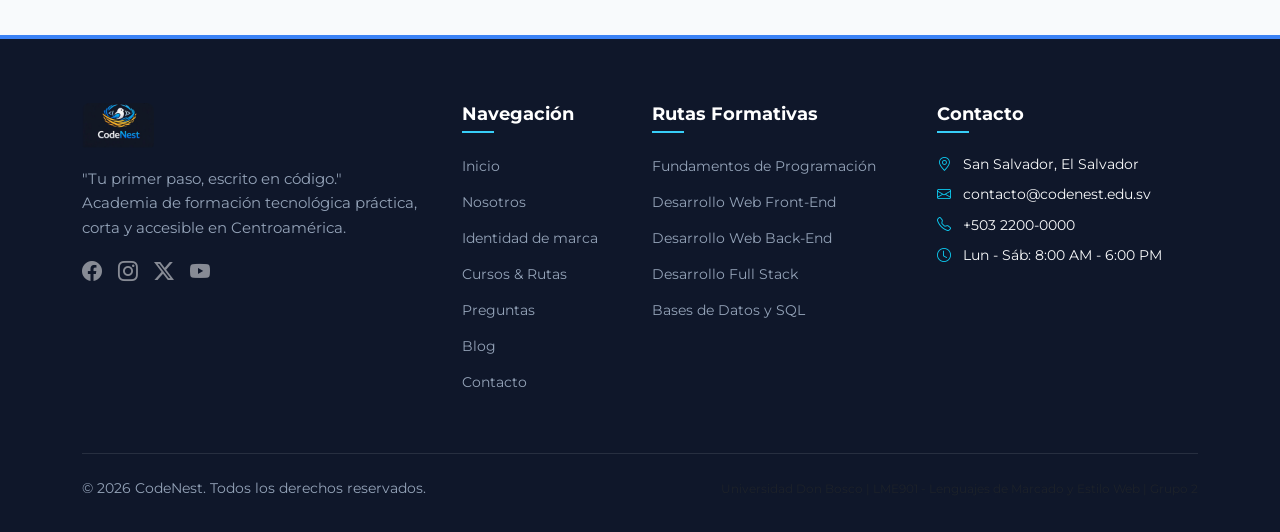
<file: contacto.html>
<!DOCTYPE html>
<html lang="es">

<head>
  <meta charset="UTF-8">
  <meta name="viewport" content="width=device-width, initial-scale=1.0">
  <meta name="description"
    content="Ponte en contacto con CodeNest. Dirección, horarios de atención, correo electrónico, teléfono y formulario de asesoría.">
  <title>Contacto & Ubicación | CodeNest</title>

  <link rel="preconnect" href="https://fonts.googleapis.com">
  <link rel="preconnect" href="https://fonts.gstatic.com" crossorigin>
  <link
    href="https://fonts.googleapis.com/css2?family=Montserrat:ital,wght@0,300;0,400;0,500;0,600;0,700;0,800;1,400&display=swap"
    rel="stylesheet">

  <link href="https://cdn.jsdelivr.net/npm/bootstrap@5.3.3/dist/css/bootstrap.min.css" rel="stylesheet">

  <link rel="stylesheet" href="https://cdn.jsdelivr.net/npm/bootstrap-icons@1.11.3/font/bootstrap-icons.min.css">
  <link rel="stylesheet" href="css/style.css">
</head>

<body>

  <header class="top-notice-bar">
    <div class="container d-flex justify-content-between align-items-center flex-wrap gap-2">
      <div class="d-flex align-items-center gap-2">
        <span class="badge-highlight">ATENCIÓN PERSONALIZADA</span>
        <span>Estamos listos para orientarte en tu inicio en la programación</span>
      </div>
      <div class="d-none d-md-flex align-items-center gap-3">
        <span><i class="bi bi-geo-alt-fill text-info me-1"></i> San Salvador, El Salvador</span>
        <span><i class="bi bi-envelope-fill text-info me-1"></i> contacto@codenest.edu.sv</span>
      </div>
    </div>
  </header>

  <nav class="navbar navbar-expand-xl navbar-dark main-navigation" aria-label="Navegación principal">
    <div class="container">
      <a class="navbar-brand brand-logo-container" href="index.html" aria-label="CodeNest, inicio">
        <img src="img/logo.png" alt="Logotipo de CodeNest" width="216" height="144">
      </a>
      <button class="navbar-toggler" type="button" data-bs-toggle="collapse" data-bs-target="#navbarCodeNest"
        aria-controls="navbarCodeNest" aria-expanded="false" aria-label="Abrir menú de navegación">
        <span class="navbar-toggler-icon"></span>
      </button>

      <div class="collapse navbar-collapse" id="navbarCodeNest">
        <ul class="navbar-nav ms-auto mb-2 mb-lg-0 align-items-lg-center">
          <li class="nav-item">
            <a class="nav-link" href="index.html"><i class="bi bi-house-door me-1"></i> Inicio</a>
          </li>
          <li class="nav-item">
            <a class="nav-link" href="nosotros.html"><i class="bi bi-people me-1"></i> Nosotros</a>
          </li>
          <li class="nav-item">
            <a class="nav-link" href="identidad.html"><i class="bi bi-palette me-1"></i> Identidad</a>
          </li>
          <li class="nav-item">
            <a class="nav-link" href="servicios.html"><i class="bi bi-code-slash me-1"></i> Cursos</a>
          </li>
          <li class="nav-item">
            <a class="nav-link" href="faq.html"><i class="bi bi-question-circle me-1"></i> Preguntas</a>
          </li>
          <li class="nav-item">
            <a class="nav-link" href="blog.html"><i class="bi bi-journal-text me-1"></i> Blog</a>
          </li>
          <li class="nav-item">
            <a class="nav-link active" href="contacto.html" aria-current="page"><i class="bi bi-envelope me-1"></i>
              Contacto</a>
          </li>
          <li class="nav-item ms-lg-2 mt-2 mt-lg-0">
            <a href="servicios.html" class="btn btn-nav-cta">Comenzar Ahora</a>
          </li>
        </ul>
      </div>
    </div>
  </nav>

  <main>
    <section class="py-5 text-white"
      style="background: var(--cn-gradient-dark); border-bottom: 2px solid rgba(59, 130, 246, 0.2);">
      <div class="container text-center">
        <span class="section-tag bg-opacity-25 text-info">COMUNÍCATE CON NOSOTROS</span>
        <h1 class="hero-title my-2">Información de <span class="hero-highlight">Contacto</span></h1>
        <p class="hero-subtitle mx-auto">Escríbenos para agendar una sesión de orientación vocacional o resolver dudas
          sobre inscripciones y becas.</p>
      </div>
    </section>

    <section class="py-5 bg-white" aria-labelledby="canales-heading">
      <div class="container">
        <header class="section-header text-center">
          <span class="section-tag">Canales Oficiales</span>
          <h2 id="canales-heading" class="section-title">Estamos a tu disposición</h2>
          <p class="section-subtitle mx-auto">Comunícate por el medio de tu preferencia.</p>
        </header>

        <div class="row g-4">
          <div class="col-md-3 col-sm-6">
            <article class="semantic-card text-center p-3">
              <div class="card-icon-badge mx-auto">
                <i class="bi bi-geo-alt-fill"></i>
              </div>
              <h5 class="fw-bold">Ubicación</h5>
              <p class="small text-muted mb-0">San Salvador, El Salvador.<br>Atención presencial previa cita.</p>
            </article>
          </div>

          <div class="col-md-3 col-sm-6">
            <article class="semantic-card text-center p-3">
              <div class="card-icon-badge mx-auto">
                <i class="bi bi-envelope-at-fill"></i>
              </div>
              <h5 class="fw-bold">Correo Institucional</h5>
              <p class="small text-muted mb-0">
                <a href="mailto:contacto@codenest.edu.sv" class="text-decoration-none">contacto@codenest.edu.sv</a><br>
                admisones@codenest.edu.sv
              </p>
            </article>
          </div>

          <div class="col-md-3 col-sm-6">
            <article class="semantic-card text-center p-3">
              <div class="card-icon-badge mx-auto">
                <i class="bi bi-telephone-inbound-fill"></i>
              </div>
              <h5 class="fw-bold">Teléfono & WhatsApp</h5>
              <p class="small text-muted mb-0">
                +503 2200-0000<br>
                +503 7000-0000 (WhatsApp)
              </p>
            </article>
          </div>

          <div class="col-md-3 col-sm-6">
            <article class="semantic-card text-center p-3">
              <div class="card-icon-badge mx-auto">
                <i class="bi bi-clock-history"></i>
              </div>
              <h5 class="fw-bold">Horarios de Atención</h5>
              <p class="small text-muted mb-0">
                Lunes a Viernes: 8:00 AM - 6:00 PM<br>
                Sábados: 8:00 AM - 12:00 PM
              </p>
            </article>
          </div>
        </div>
      </div>
    </section>

    <section class="py-5" style="background-color: #F8FAFC;" aria-labelledby="formulario-heading">
      <div class="container">
        <div class="row g-4">
          <div class="col-lg-7">
            <div class="p-4 p-md-5 bg-white rounded-4 shadow-sm border">
              <h3 id="formulario-heading" class="fw-bold text-dark mb-2">Envíanos un mensaje</h3>
              <p class="text-muted small mb-4">Completa los campos y un tutor de admisiones se comunicará contigo en
                menos de 24 horas hábiles.</p>

              <form id="contactForm" data-form-status="contactStatus" action="https://formspree.io/f/xdeajylq" method="POST">
                <input type="hidden" name="_subject" value="Nueva consulta desde CodeNest">
                <div class="visually-hidden" aria-hidden="true">
                  <label for="company">Deja este campo vacío</label>
                  <input id="company" name="_gotcha" type="text" tabindex="-1" autocomplete="off">
                </div>
                <div class="row g-3">
                  <div class="col-md-6">
                    <label for="nombre" class="form-label small fw-semibold">Nombre Completo *</label>
                    <input type="text" class="form-control" id="nombre" name="nombre" placeholder="Ej. Carlos Martínez"
                      autocomplete="name" minlength="2" maxlength="80" required data-validate>
                    <div class="invalid-feedback">Escribe tu nombre (entre 2 y 80 caracteres).</div>
                  </div>
                  <div class="col-md-6">
                    <label for="correo" class="form-label small fw-semibold">Correo Electrónico *</label>
                    <input type="email" class="form-control" id="correo" name="correo" placeholder="ejemplo@correo.com"
                      autocomplete="email" maxlength="254" required data-validate>
                    <div class="invalid-feedback">Introduce un correo electrónico válido.</div>
                  </div>
                  <div class="col-md-6">
                    <label for="telefono" class="form-label small fw-semibold">Teléfono / WhatsApp *</label>
                    <input type="tel" class="form-control" id="telefono" name="telefono" placeholder="+503 7000-0000"
                      autocomplete="tel" pattern="(?:\+?503\s?)?[267][0-9]{3}-?[0-9]{4}" minlength="8" maxlength="20"
                      title="Usa un número salvadoreño, por ejemplo +503 7000-0000." required data-validate>
                    <div class="invalid-feedback">Introduce un número salvadoreño válido, por ejemplo +503 7000-0000.</div>
                  </div>
                  <div class="col-md-6">
                    <label for="curso" class="form-label small fw-semibold">Ruta Formativa de Interés</label>
                    <select class="form-select" id="curso" name="curso" data-validate>
                      <option value="" selected>Selecciona una opción...</option>
                      <option value="fundamentos">Fundamentos de la Programación</option>
                      <option value="frontend">Desarrollo Web Front-End</option>
                      <option value="backend">Desarrollo Web Back-End</option>
                      <option value="fullstack">Desarrollo Full Stack</option>
                      <option value="sql">Bases de Datos y SQL</option>
                      <option value="apps">Introducción al Desarrollo de Apps</option>
                    </select>
                  </div>
                  <div class="col-12">
                    <label for="mensaje" class="form-label small fw-semibold">Mensaje o Consulta *</label>
                    <textarea class="form-control" id="mensaje" name="mensaje" rows="4"
                      placeholder="Cuéntanos tus dudas, disponibilidad horaria o si requieres información sobre becas..."
                      minlength="10" maxlength="1500" required data-validate></textarea>
                    <div class="invalid-feedback">Escribe una consulta de entre 10 y 1500 caracteres.</div>
                  </div>
                  <div class="col-12">
                    <div class="form-check">
                      <input class="form-check-input" type="checkbox" id="terminos" name="consentimiento" value="acepto"
                        required data-validate>
                      <label class="form-check-label small text-muted" for="terminos">
                        Acepto que CodeNest utilice mis datos para responder a esta consulta.
                      </label>
                      <div class="invalid-feedback">Debes aceptar para poder enviar la consulta.</div>
                    </div>
                  </div>
                  <div class="col-12 mt-4">
                    <button type="submit" class="btn btn-brand-primary w-100 py-2">
                      <i class="bi bi-send-fill me-2"></i> Enviar Consulta
                    </button>
                  </div>
                </div>
              </form>
              <div id="contactStatus" class="alert form-status d-none mt-3" role="status" aria-live="polite" tabindex="-1"></div>
            </div>
          </div>
          <div class="col-lg-5">
              <aside class="semantic-aside mt-0" aria-label="Información de atención">
                <h3 class="aside-title"><i class="bi bi-chat-square-heart text-primary" aria-hidden="true"></i> Te acompañamos en tu primer paso</h3>
                <p>Cuéntanos tus objetivos y el equipo de orientación te ayudará a encontrar una ruta formativa.</p>
                <ul class="list-unstyled small mb-0">
                  <li class="py-2 border-bottom"><i class="bi bi-envelope text-primary me-2" aria-hidden="true"></i><a href="mailto:contacto@codenest.edu.sv">contacto@codenest.edu.sv</a></li>
                  <li class="py-2 border-bottom"><i class="bi bi-telephone text-primary me-2" aria-hidden="true"></i><a href="tel:+50322000000">+503 2200-0000</a></li>
                  <li class="py-2"><i class="bi bi-clock text-primary me-2" aria-hidden="true"></i>Lun–sáb, 8:00 a. m.–6:00 p. m.</li>
                </ul>
                <p class="small text-muted mt-3 mb-0">Los datos del formulario se transmiten a través de Formspree para responder a tu consulta.</p>
              </aside>
            </div>
          </div>
        </div>
      </div>
    </section>
  </main>

  <footer class="main-footer" aria-label="Pie de página institucional">
    <div class="container">
      <div class="row g-4">
        <div class="col-lg-4 col-md-6">
          <a href="index.html" class="brand-logo-container mb-3" aria-label="CodeNest, inicio">
            <img src="img/logo.png" alt="Logotipo de CodeNest" width="216" height="144">
          </a>
          <p class="footer-brand-desc">
            "Tu primer paso, escrito en código."<br>
            Academia de formación tecnológica práctica, corta y accesible en Centroamérica.
          </p>
          <div class="d-flex gap-3 fs-5 mt-3">
            <a href="https://facebook.com" class="text-white-50" aria-label="Facebook CodeNest" target="_blank"
              rel="noopener"><i class="bi bi-facebook"></i></a>
            <a href="https://instagram.com" class="text-white-50" aria-label="Instagram CodeNest" target="_blank"
              rel="noopener"><i class="bi bi-instagram"></i></a>
            <a href="https://x.com" class="text-white-50" aria-label="X (Twitter) CodeNest" target="_blank"
              rel="noopener"><i class="bi bi-twitter-x"></i></a>
            <a href="https://youtube.com" class="text-white-50" aria-label="YouTube CodeNest" target="_blank"
              rel="noopener"><i class="bi bi-youtube"></i></a>
          </div>
        </div>
        <div class="col-lg-2 col-md-6">
          <h5 class="footer-heading">Navegación</h5>
          <ul class="footer-links">
            <li><a href="index.html">Inicio</a></li>
            <li><a href="nosotros.html">Nosotros</a></li>
            <li><a href="identidad.html">Identidad de marca</a></li>
            <li><a href="servicios.html">Cursos & Rutas</a></li>
            <li><a href="faq.html">Preguntas</a></li>
            <li><a href="blog.html">Blog</a></li>
            <li><a href="contacto.html">Contacto</a></li>
          </ul>
        </div>
        <div class="col-lg-3 col-md-6">
          <h5 class="footer-heading">Rutas Formativas</h5>
          <ul class="footer-links">
            <li><a href="servicios.html">Fundamentos de Programación</a></li>
            <li><a href="servicios.html">Desarrollo Web Front-End</a></li>
            <li><a href="servicios.html">Desarrollo Web Back-End</a></li>
            <li><a href="servicios.html">Desarrollo Full Stack</a></li>
            <li><a href="servicios.html">Bases de Datos y SQL</a></li>
          </ul>
        </div>
        <div class="col-lg-3 col-md-6">
          <h5 class="footer-heading">Contacto</h5>
          <ul class="footer-links text-light small">
            <li class="mb-2"><i class="bi bi-geo-alt text-info me-2"></i> San Salvador, El Salvador</li>
            <li class="mb-2"><i class="bi bi-envelope text-info me-2"></i> contacto@codenest.edu.sv</li>
            <li class="mb-2"><i class="bi bi-telephone text-info me-2"></i> +503 2200-0000</li>
            <li class="mb-2"><i class="bi bi-clock text-info me-2"></i> Lun - Sáb: 8:00 AM - 6:00 PM</li>
          </ul>
        </div>
      </div>
      <div class="footer-bottom d-flex flex-wrap justify-content-between align-items-center gap-2">
        <p class="mb-0">&copy; <span id="current-year">2026</span> CodeNest. Todos los derechos reservados.</p>
        <p class="mb-0 text-muted small">
          Universidad Don Bosco | LME901 - Lenguajes de Marcado y Estilo Web | Grupo 2
        </p>
      </div>
    </div>
  </footer>

  <script src="https://cdn.jsdelivr.net/npm/bootstrap@5.3.3/dist/js/bootstrap.bundle.min.js"></script>
  <script src="js/main.js"></script>
</body>

</html>
</file>
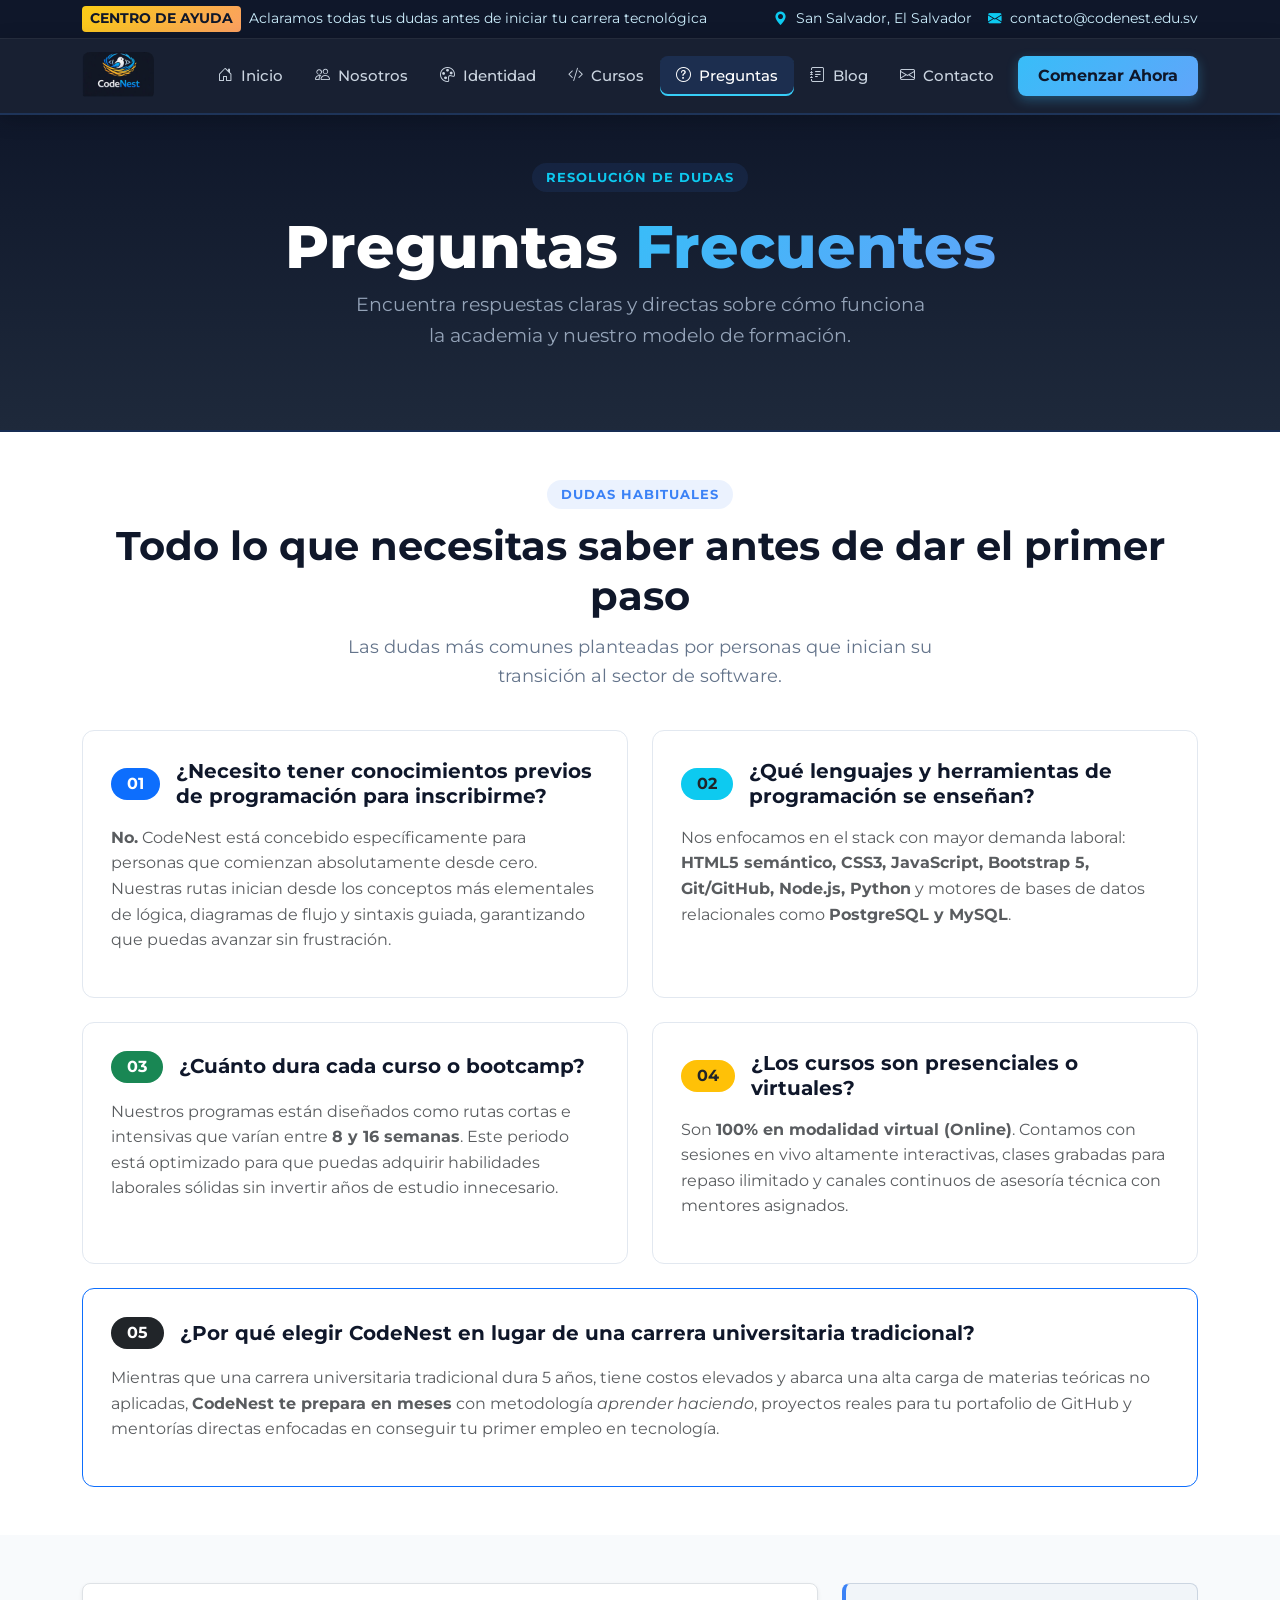
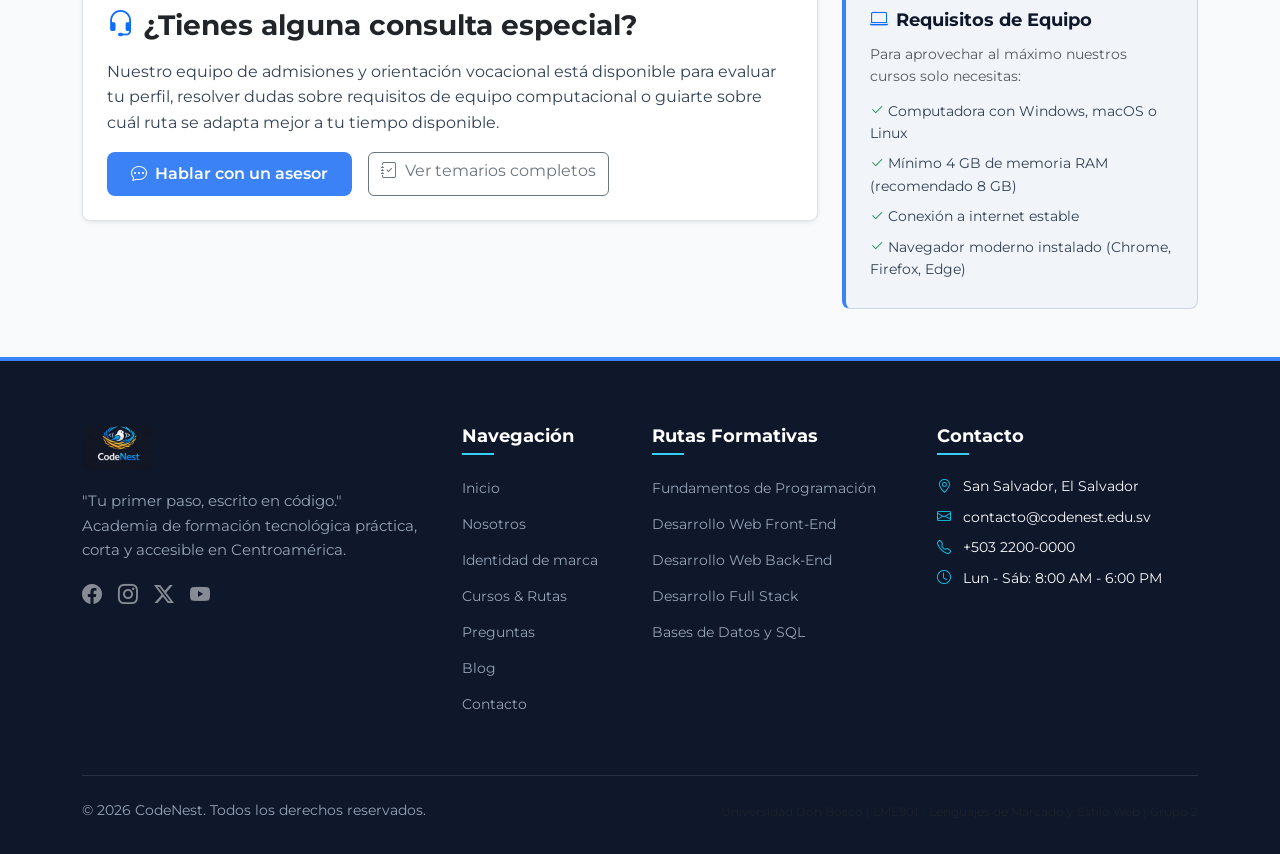
<file: faq.html>
<!DOCTYPE html>
<html lang="es">

<head>
  <meta charset="UTF-8">
  <meta name="viewport" content="width=device-width, initial-scale=1.0">
  <meta name="description"
    content="Preguntas sobre los cursos de programación, metodología, duración y costos en CodeNest.">
  <title>Preguntas (FAQ) | CodeNest</title>

  <link rel="preconnect" href="https://fonts.googleapis.com">
  <link rel="preconnect" href="https://fonts.gstatic.com" crossorigin>
  <link
    href="https://fonts.googleapis.com/css2?family=Montserrat:ital,wght@0,300;0,400;0,500;0,600;0,700;0,800;1,400&display=swap"
    rel="stylesheet">
  <link href="https://cdn.jsdelivr.net/npm/bootstrap@5.3.3/dist/css/bootstrap.min.css" rel="stylesheet">
  <link rel="stylesheet" href="https://cdn.jsdelivr.net/npm/bootstrap-icons@1.11.3/font/bootstrap-icons.min.css">
  <link rel="stylesheet" href="css/style.css">
</head>

<body>
  <header class="top-notice-bar">
    <div class="container d-flex justify-content-between align-items-center flex-wrap gap-2">
      <div class="d-flex align-items-center gap-2">
        <span class="badge-highlight">CENTRO DE AYUDA</span>
        <span>Aclaramos todas tus dudas antes de iniciar tu carrera tecnológica</span>
      </div>
      <div class="d-none d-md-flex align-items-center gap-3">
        <span><i class="bi bi-geo-alt-fill text-info me-1"></i> San Salvador, El Salvador</span>
        <span><i class="bi bi-envelope-fill text-info me-1"></i> contacto@codenest.edu.sv</span>
      </div>
    </div>
  </header>

  <nav class="navbar navbar-expand-xl navbar-dark main-navigation" aria-label="Navegación principal">
    <div class="container">
      <a class="navbar-brand brand-logo-container" href="index.html" aria-label="CodeNest, inicio">
        <img src="img/logo.png" alt="Logotipo de CodeNest" width="216" height="144">
      </a>
      <button class="navbar-toggler" type="button" data-bs-toggle="collapse" data-bs-target="#navbarCodeNest"
        aria-controls="navbarCodeNest" aria-expanded="false" aria-label="Abrir menú de navegación">
        <span class="navbar-toggler-icon"></span>
      </button>

      <div class="collapse navbar-collapse" id="navbarCodeNest">
        <ul class="navbar-nav ms-auto mb-2 mb-lg-0 align-items-lg-center">
          <li class="nav-item">
            <a class="nav-link" href="index.html"><i class="bi bi-house-door me-1"></i> Inicio</a>
          </li>
          <li class="nav-item">
            <a class="nav-link" href="nosotros.html"><i class="bi bi-people me-1"></i> Nosotros</a>
          </li>
          <li class="nav-item">
            <a class="nav-link" href="identidad.html"><i class="bi bi-palette me-1"></i> Identidad</a>
          </li>
          <li class="nav-item">
            <a class="nav-link" href="servicios.html"><i class="bi bi-code-slash me-1"></i> Cursos</a>
          </li>
          <li class="nav-item">
            <a class="nav-link active" href="faq.html" aria-current="page"><i class="bi bi-question-circle me-1"></i>
              Preguntas</a>
          </li>
          <li class="nav-item">
            <a class="nav-link" href="blog.html"><i class="bi bi-journal-text me-1"></i> Blog</a>
          </li>
          <li class="nav-item">
            <a class="nav-link" href="contacto.html"><i class="bi bi-envelope me-1"></i> Contacto</a>
          </li>
          <li class="nav-item ms-lg-2 mt-2 mt-lg-0">
            <a href="servicios.html" class="btn btn-nav-cta">Comenzar Ahora</a>
          </li>
        </ul>
      </div>
    </div>
  </nav>
  <main>
    <section class="py-5 text-white"
      style="background: var(--cn-gradient-dark); border-bottom: 2px solid rgba(59, 130, 246, 0.2);">
      <div class="container text-center">
        <span class="section-tag bg-opacity-25 text-info">RESOLUCIÓN DE DUDAS</span>
        <h1 class="hero-title my-2">Preguntas <span class="hero-highlight">Frecuentes</span></h1>
        <p class="hero-subtitle mx-auto">Encuentra respuestas claras y directas sobre cómo funciona la academia y
          nuestro modelo de formación.</p>
      </div>
    </section>
    <section class="py-5 bg-white" aria-labelledby="faq-list-heading">
      <div class="container">
        <header class="section-header text-center">
          <span class="section-tag">Dudas Habituales</span>
          <h2 id="faq-list-heading" class="section-title">Todo lo que necesitas saber antes de dar el primer paso</h2>
          <p class="section-subtitle mx-auto">Las dudas más comunes planteadas por personas que inician su transición al
            sector de software.</p>
        </header>

        <div class="row g-4">
          <div class="col-lg-6">
            <article class="semantic-card">
              <div class="d-flex align-items-center gap-3 mb-2">
                <span class="badge bg-primary rounded-pill fs-6 px-3 py-2">01</span>
                <h4 class="mb-0 fs-5">¿Necesito tener conocimientos previos de programación para inscribirme?</h4>
              </div>
              <p class="text-muted mt-2">
                <strong>No.</strong> CodeNest está concebido específicamente para personas que comienzan absolutamente
                desde cero. Nuestras rutas inician desde los conceptos más elementales de lógica, diagramas de flujo y
                sintaxis guiada, garantizando que puedas avanzar sin frustración.
              </p>
            </article>
          </div>
          <div class="col-lg-6">
            <article class="semantic-card">
              <div class="d-flex align-items-center gap-3 mb-2">
                <span class="badge bg-info text-dark rounded-pill fs-6 px-3 py-2">02</span>
                <h4 class="mb-0 fs-5">¿Qué lenguajes y herramientas de programación se enseñan?</h4>
              </div>
              <p class="text-muted mt-2">
                Nos enfocamos en el stack con mayor demanda laboral: <strong>HTML5 semántico, CSS3, JavaScript,
                  Bootstrap 5, Git/GitHub, Node.js, Python</strong> y motores de bases de datos relacionales como
                <strong>PostgreSQL y MySQL</strong>.
              </p>
            </article>
          </div>
          <div class="col-lg-6">
            <article class="semantic-card">
              <div class="d-flex align-items-center gap-3 mb-2">
                <span class="badge bg-success rounded-pill fs-6 px-3 py-2">03</span>
                <h4 class="mb-0 fs-5">¿Cuánto dura cada curso o bootcamp?</h4>
              </div>
              <p class="text-muted mt-2">
                Nuestros programas están diseñados como rutas cortas e intensivas que varían entre <strong>8 y 16
                  semanas</strong>. Este periodo está optimizado para que puedas adquirir habilidades laborales sólidas
                sin invertir años de estudio innecesario.
              </p>
            </article>
          </div>
          <div class="col-lg-6">
            <article class="semantic-card">
              <div class="d-flex align-items-center gap-3 mb-2">
                <span class="badge bg-warning text-dark rounded-pill fs-6 px-3 py-2">04</span>
                <h4 class="mb-0 fs-5">¿Los cursos son presenciales o virtuales?</h4>
              </div>
              <p class="text-muted mt-2">
                Son <strong>100% en modalidad virtual (Online)</strong>. Contamos con sesiones en vivo altamente
                interactivas, clases grabadas para repaso ilimitado y canales continuos de asesoría técnica con mentores
                asignados.
              </p>
            </article>
          </div>
          <div class="col-lg-12">
            <article class="semantic-card border-primary">
              <div class="d-flex align-items-center gap-3 mb-2">
                <span class="badge bg-dark rounded-pill fs-6 px-3 py-2">05</span>
                <h4 class="mb-0 fs-5">¿Por qué elegir CodeNest en lugar de una carrera universitaria tradicional?</h4>
              </div>
              <p class="text-muted mt-2">
                Mientras que una carrera universitaria tradicional dura 5 años, tiene costos elevados y abarca una alta
                carga de materias teóricas no aplicadas, <strong>CodeNest te prepara en meses</strong> con metodología
                <em>aprender haciendo</em>, proyectos reales para tu portafolio de GitHub y mentorías directas enfocadas
                en conseguir tu primer empleo en tecnología.
              </p>
            </article>
          </div>
        </div>
      </div>
    </section>
    <div class="container my-5">
      <div class="row g-4">
        <div class="col-lg-8">
          <section class="p-4 bg-white rounded-3 shadow-sm border" aria-labelledby="soporte-heading">
            <h3 id="soporte-heading" class="fw-bold text-dark mb-3"><i
                class="bi bi-headset text-primary me-2"></i>¿Tienes alguna consulta especial?</h3>
            <p>
              Nuestro equipo de admisiones y orientación vocacional está disponible para evaluar tu perfil, resolver
              dudas sobre requisitos de equipo computacional o guiarte sobre cuál ruta se adapta mejor a tu tiempo
              disponible.
            </p>
            <div class="d-flex flex-wrap gap-3 mt-3">
              <a href="contacto.html" class="btn btn-brand-primary"><i class="bi bi-chat-dots me-2"></i>Hablar con un
                asesor</a>
              <a href="servicios.html" class="btn btn-outline-secondary"><i class="bi bi-journal-check me-2"></i>Ver
                temarios completos</a>
            </div>
          </section>
        </div>
        <div class="col-lg-4">
          <aside class="semantic-aside mt-lg-0" aria-label="Requisitos técnicos mínimos">
            <h4 class="aside-title"><i class="bi bi-laptop text-primary"></i> Requisitos de Equipo</h4>
            <p class="small text-muted mb-2">Para aprovechar al máximo nuestros cursos solo necesitas:</p>
            <ul class="list-unstyled small mb-0">
              <li class="py-1"><i class="bi bi-check2 text-success me-1"></i>Computadora con Windows, macOS o Linux</li>
              <li class="py-1"><i class="bi bi-check2 text-success me-1"></i>Mínimo 4 GB de memoria RAM (recomendado 8
                GB)</li>
              <li class="py-1"><i class="bi bi-check2 text-success me-1"></i>Conexión a internet estable</li>
              <li class="py-1"><i class="bi bi-check2 text-success me-1"></i>Navegador moderno instalado (Chrome,
                Firefox, Edge)</li>
            </ul>
          </aside>
        </div>
      </div>
    </div>
  </main>
  <footer class="main-footer" aria-label="Pie de página institucional">
    <div class="container">
      <div class="row g-4">
        <div class="col-lg-4 col-md-6">
          <a href="index.html" class="brand-logo-container mb-3" aria-label="CodeNest, inicio">
            <img src="img/logo.png" alt="Logotipo de CodeNest" width="216" height="144">
          </a>
          <p class="footer-brand-desc">
            "Tu primer paso, escrito en código."<br>
            Academia de formación tecnológica práctica, corta y accesible en Centroamérica.
          </p>
          <div class="d-flex gap-3 fs-5 mt-3">
            <a href="https://facebook.com" class="text-white-50" aria-label="Facebook CodeNest" target="_blank"
              rel="noopener"><i class="bi bi-facebook"></i></a>
            <a href="https://instagram.com" class="text-white-50" aria-label="Instagram CodeNest" target="_blank"
              rel="noopener"><i class="bi bi-instagram"></i></a>
            <a href="https://x.com" class="text-white-50" aria-label="X (Twitter) CodeNest" target="_blank"
              rel="noopener"><i class="bi bi-twitter-x"></i></a>
            <a href="https://youtube.com" class="text-white-50" aria-label="YouTube CodeNest" target="_blank"
              rel="noopener"><i class="bi bi-youtube"></i></a>
          </div>
        </div>
        <div class="col-lg-2 col-md-6">
          <h5 class="footer-heading">Navegación</h5>
          <ul class="footer-links">
            <li><a href="index.html">Inicio</a></li>
            <li><a href="nosotros.html">Nosotros</a></li>
            <li><a href="identidad.html">Identidad de marca</a></li>
            <li><a href="servicios.html">Cursos & Rutas</a></li>
            <li><a href="faq.html">Preguntas</a></li>
            <li><a href="blog.html">Blog</a></li>
            <li><a href="contacto.html">Contacto</a></li>
          </ul>
        </div>
        <div class="col-lg-3 col-md-6">
          <h5 class="footer-heading">Rutas Formativas</h5>
          <ul class="footer-links">
            <li><a href="servicios.html">Fundamentos de Programación</a></li>
            <li><a href="servicios.html">Desarrollo Web Front-End</a></li>
            <li><a href="servicios.html">Desarrollo Web Back-End</a></li>
            <li><a href="servicios.html">Desarrollo Full Stack</a></li>
            <li><a href="servicios.html">Bases de Datos y SQL</a></li>
          </ul>
        </div>
        <div class="col-lg-3 col-md-6">
          <h5 class="footer-heading">Contacto</h5>
          <ul class="footer-links text-light small">
            <li class="mb-2"><i class="bi bi-geo-alt text-info me-2"></i> San Salvador, El Salvador</li>
            <li class="mb-2"><i class="bi bi-envelope text-info me-2"></i> contacto@codenest.edu.sv</li>
            <li class="mb-2"><i class="bi bi-telephone text-info me-2"></i> +503 2200-0000</li>
            <li class="mb-2"><i class="bi bi-clock text-info me-2"></i> Lun - Sáb: 8:00 AM - 6:00 PM</li>
          </ul>
        </div>
      </div>
      <div class="footer-bottom d-flex flex-wrap justify-content-between align-items-center gap-2">
        <p class="mb-0">&copy; <span id="current-year">2026</span> CodeNest. Todos los derechos reservados.</p>
        <p class="mb-0 text-muted small">
          Universidad Don Bosco | LME901 - Lenguajes de Marcado y Estilo Web | Grupo 2
        </p>
      </div>
    </div>
  </footer>

  <script src="https://cdn.jsdelivr.net/npm/bootstrap@5.3.3/dist/js/bootstrap.bundle.min.js"></script>
  <script src="js/main.js"></script>
</body>

</html>
</file>
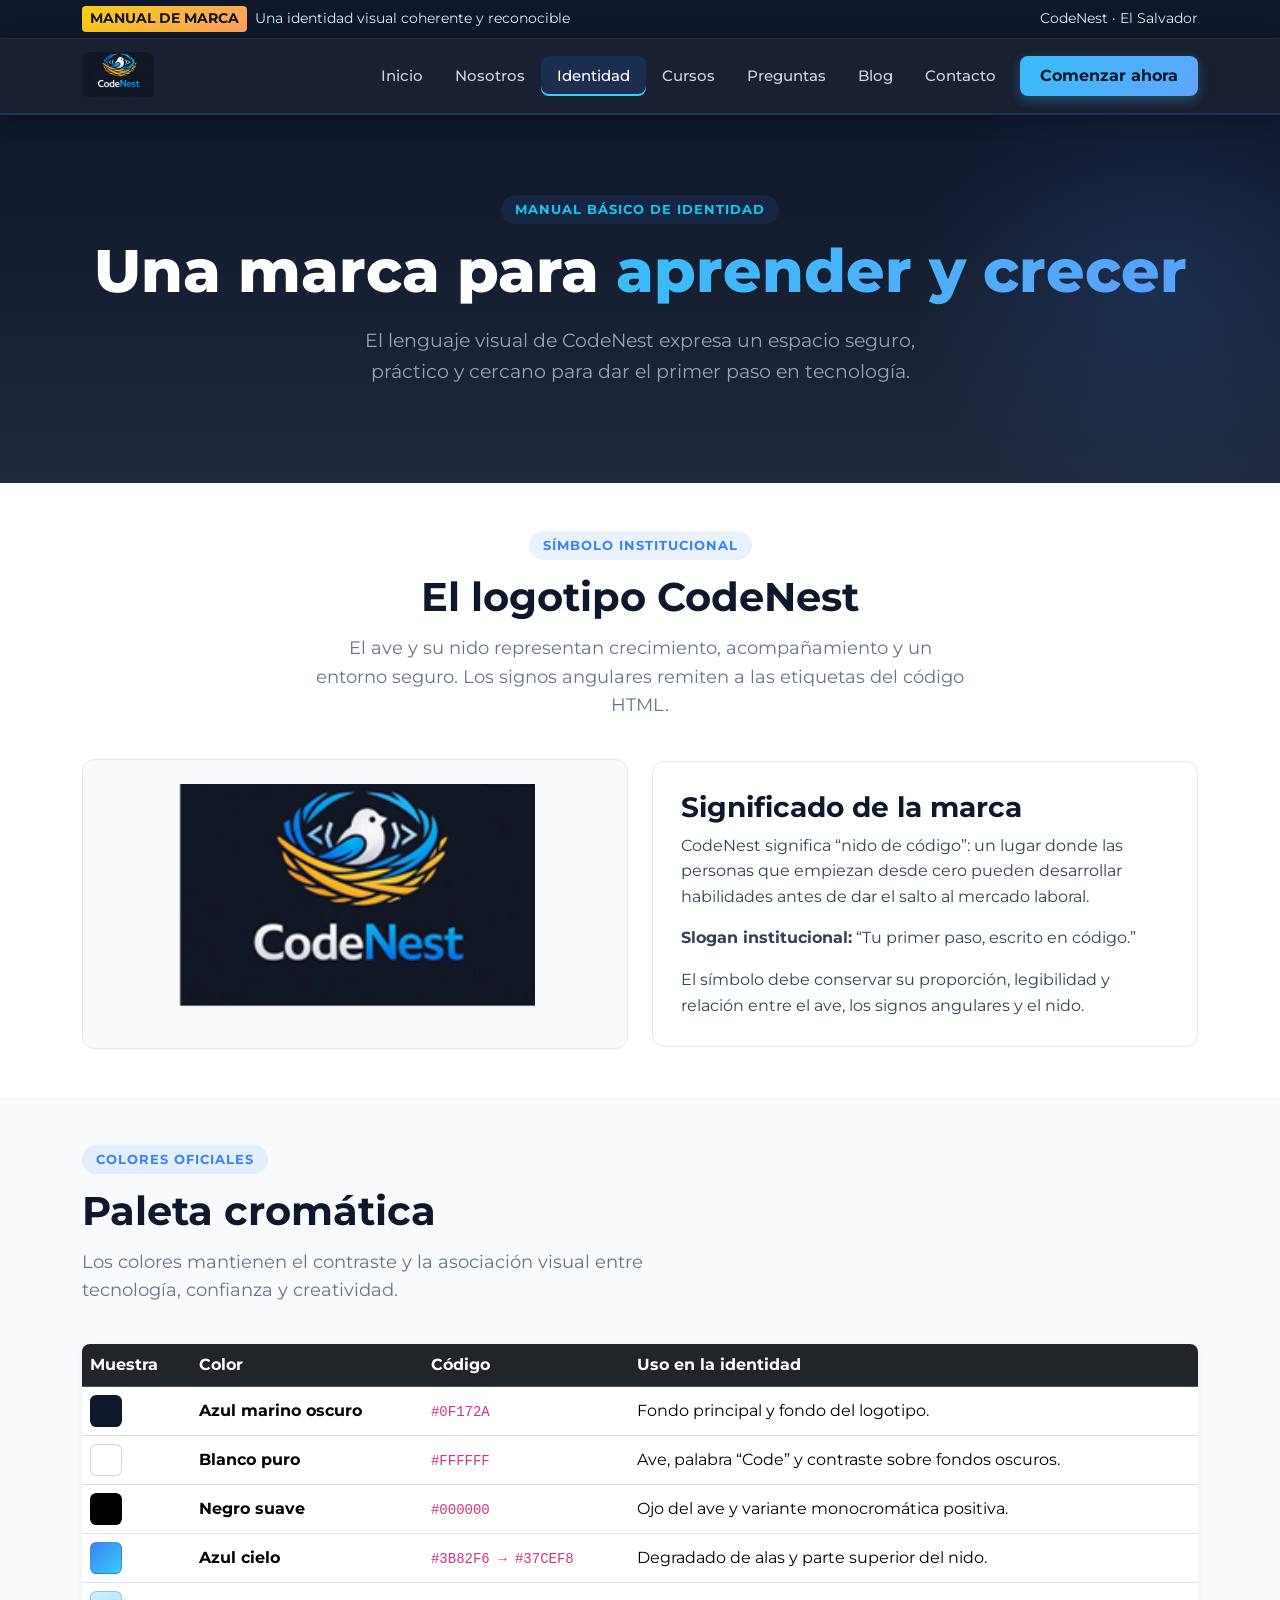
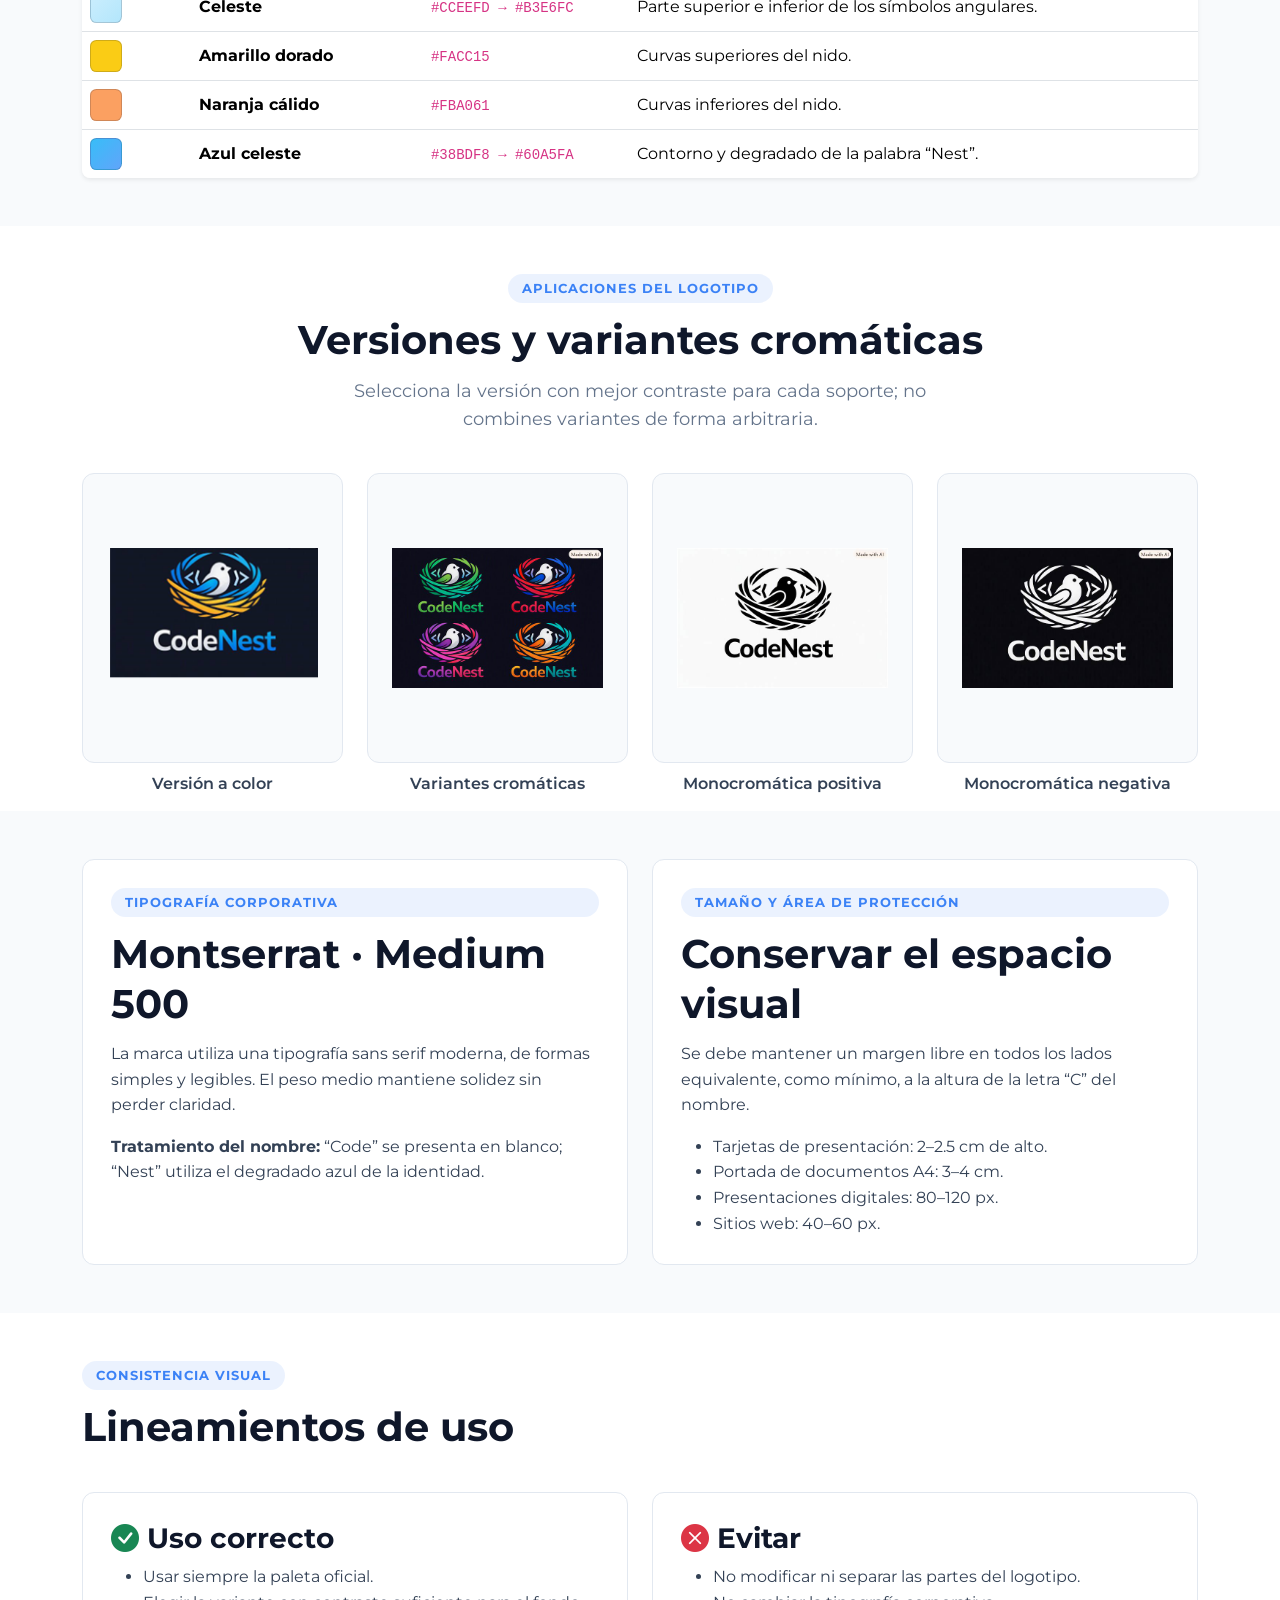
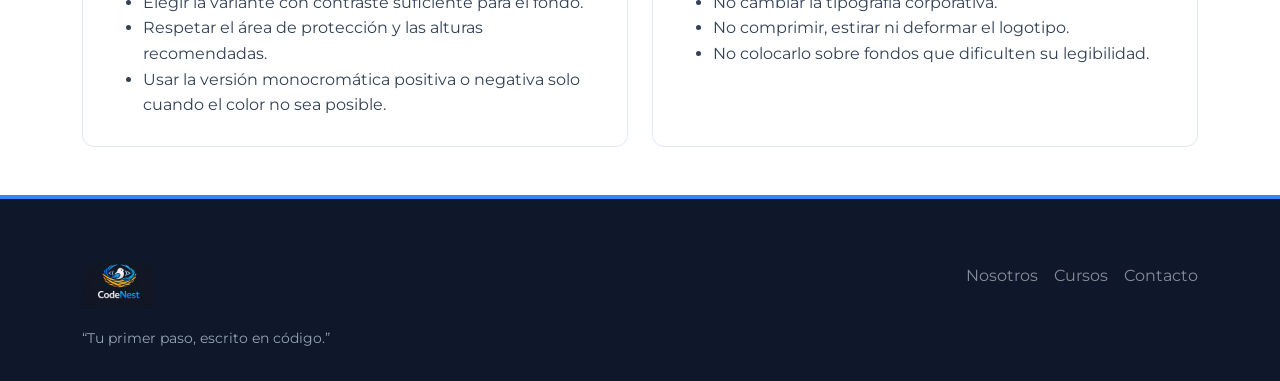
<file: identidad.html>
<!DOCTYPE html>
<html lang="es">

<head>
  <meta charset="UTF-8">
  <meta name="viewport" content="width=device-width, initial-scale=1">
  <meta name="description" content="Manual de identidad visual de CodeNest: logotipo, paleta cromática, tipografía y lineamientos de uso.">
  <meta name="theme-color" content="#0F172A">
  <title>Identidad de Marca | CodeNest</title>
  <link rel="preconnect" href="https://fonts.googleapis.com">
  <link rel="preconnect" href="https://fonts.gstatic.com" crossorigin>
  <link href="https://fonts.googleapis.com/css2?family=Montserrat:wght@300;400;500;600;700;800&display=swap" rel="stylesheet">
  <link href="https://cdn.jsdelivr.net/npm/bootstrap@5.3.3/dist/css/bootstrap.min.css" rel="stylesheet">
  <link rel="stylesheet" href="https://cdn.jsdelivr.net/npm/bootstrap-icons@1.11.3/font/bootstrap-icons.min.css">
  <link rel="stylesheet" href="css/style.css">
</head>

<body>
  <header class="top-notice-bar">
    <div class="container d-flex justify-content-between align-items-center flex-wrap gap-2">
      <div class="d-flex align-items-center gap-2">
        <span class="badge-highlight">MANUAL DE MARCA</span>
        <span>Una identidad visual coherente y reconocible</span>
      </div>
      <span class="d-none d-md-inline">CodeNest · El Salvador</span>
    </div>
  </header>

  <nav class="navbar navbar-expand-xl navbar-dark main-navigation" aria-label="Navegación principal">
    <div class="container">
      <a class="navbar-brand brand-logo-container" href="index.html" aria-label="CodeNest, inicio">
        <img src="img/logo.png" alt="Logotipo de CodeNest" width="216" height="144">
      </a>
      <button class="navbar-toggler" type="button" data-bs-toggle="collapse" data-bs-target="#navbarCodeNest"
        aria-controls="navbarCodeNest" aria-expanded="false" aria-label="Abrir menú de navegación">
        <span class="navbar-toggler-icon"></span>
      </button>
      <div class="collapse navbar-collapse" id="navbarCodeNest">
        <ul class="navbar-nav ms-auto mb-2 mb-lg-0 align-items-lg-center">
          <li class="nav-item"><a class="nav-link" href="index.html">Inicio</a></li>
          <li class="nav-item"><a class="nav-link" href="nosotros.html">Nosotros</a></li>
          <li class="nav-item"><a class="nav-link active" href="identidad.html" aria-current="page">Identidad</a></li>
          <li class="nav-item"><a class="nav-link" href="servicios.html">Cursos</a></li>
          <li class="nav-item"><a class="nav-link" href="faq.html">Preguntas</a></li>
          <li class="nav-item"><a class="nav-link" href="blog.html">Blog</a></li>
          <li class="nav-item"><a class="nav-link" href="contacto.html">Contacto</a></li>
          <li class="nav-item ms-lg-2 mt-2 mt-lg-0"><a href="servicios.html" class="btn btn-nav-cta">Comenzar ahora</a></li>
        </ul>
      </div>
    </div>
  </nav>

  <main>
    <section class="hero-section text-center">
      <div class="container">
        <span class="section-tag bg-opacity-25 text-info">MANUAL BÁSICO DE IDENTIDAD</span>
        <h1 class="hero-title">Una marca para <span class="hero-highlight">aprender y crecer</span></h1>
        <p class="hero-subtitle mx-auto">El lenguaje visual de CodeNest expresa un espacio seguro, práctico y cercano para dar el primer paso en tecnología.</p>
      </div>
    </section>

    <section class="py-5 bg-white" aria-labelledby="logo-heading">
      <div class="container">
        <header class="section-header text-center">
          <span class="section-tag">Símbolo institucional</span>
          <h2 id="logo-heading" class="section-title">El logotipo CodeNest</h2>
          <p class="section-subtitle mx-auto">El ave y su nido representan crecimiento, acompañamiento y un entorno seguro. Los signos angulares remiten a las etiquetas del código HTML.</p>
        </header>
        <div class="row align-items-center g-4">
          <div class="col-lg-6">
            <div class="identity-variant">
              <img src="img/logo.png" alt="Logotipo a color de CodeNest: ave en un nido con símbolos de código y nombre de la marca" class="brand-logo-image" width="216" height="144">
            </div>
          </div>
          <div class="col-lg-6">
            <article class="semantic-card">
              <h3>Significado de la marca</h3>
              <p>CodeNest significa “nido de código”: un lugar donde las personas que empiezan desde cero pueden desarrollar habilidades antes de dar el salto al mercado laboral.</p>
              <p><strong>Slogan institucional:</strong> “Tu primer paso, escrito en código.”</p>
              <p class="mb-0">El símbolo debe conservar su proporción, legibilidad y relación entre el ave, los signos angulares y el nido.</p>
            </article>
          </div>
        </div>
      </div>
    </section>

    <section class="py-5" style="background-color:#F8FAFC" aria-labelledby="palette-heading">
      <div class="container">
        <header class="section-header">
          <span class="section-tag">Colores oficiales</span>
          <h2 id="palette-heading" class="section-title">Paleta cromática</h2>
          <p class="section-subtitle">Los colores mantienen el contraste y la asociación visual entre tecnología, confianza y creatividad.</p>
        </header>
        <div class="table-responsive rounded-3 shadow-sm">
          <table class="table table-hover align-middle bg-white mb-0">
            <caption class="visually-hidden">Colores institucionales de CodeNest y su aplicación en el logotipo.</caption>
            <thead class="table-dark">
              <tr><th scope="col">Muestra</th><th scope="col">Color</th><th scope="col">Código</th><th scope="col">Uso en la identidad</th></tr>
            </thead>
            <tbody>
              <tr><td><span class="identity-swatch" style="background:#0F172A"></span></td><th scope="row">Azul marino oscuro</th><td><code>#0F172A</code></td><td>Fondo principal y fondo del logotipo.</td></tr>
              <tr><td><span class="identity-swatch" style="background:#FFFFFF"></span></td><th scope="row">Blanco puro</th><td><code>#FFFFFF</code></td><td>Ave, palabra “Code” y contraste sobre fondos oscuros.</td></tr>
              <tr><td><span class="identity-swatch" style="background:#000000"></span></td><th scope="row">Negro suave</th><td><code>#000000</code></td><td>Ojo del ave y variante monocromática positiva.</td></tr>
              <tr><td><span class="identity-swatch" style="background:linear-gradient(135deg,#3B82F6,#37CEF8)"></span></td><th scope="row">Azul cielo</th><td><code>#3B82F6 → #37CEF8</code></td><td>Degradado de alas y parte superior del nido.</td></tr>
              <tr><td><span class="identity-swatch" style="background:linear-gradient(135deg,#CCEEFD,#B3E6FC)"></span></td><th scope="row">Celeste</th><td><code>#CCEEFD → #B3E6FC</code></td><td>Parte superior e inferior de los símbolos angulares.</td></tr>
              <tr><td><span class="identity-swatch" style="background:#FACC15"></span></td><th scope="row">Amarillo dorado</th><td><code>#FACC15</code></td><td>Curvas superiores del nido.</td></tr>
              <tr><td><span class="identity-swatch" style="background:#FBA061"></span></td><th scope="row">Naranja cálido</th><td><code>#FBA061</code></td><td>Curvas inferiores del nido.</td></tr>
              <tr><td><span class="identity-swatch" style="background:linear-gradient(135deg,#38BDF8,#60A5FA)"></span></td><th scope="row">Azul celeste</th><td><code>#38BDF8 → #60A5FA</code></td><td>Contorno y degradado de la palabra “Nest”.</td></tr>
            </tbody>
          </table>
        </div>
      </div>
    </section>

    <section class="py-5 bg-white" aria-labelledby="variants-heading">
      <div class="container">
        <header class="section-header text-center">
          <span class="section-tag">Aplicaciones del logotipo</span>
          <h2 id="variants-heading" class="section-title">Versiones y variantes cromáticas</h2>
          <p class="section-subtitle mx-auto">Selecciona la versión con mejor contraste para cada soporte; no combines variantes de forma arbitraria.</p>
        </header>
        <div class="row g-4">
          <div class="col-sm-6 col-lg-3">
            <figure class="identity-variant mb-0"><img src="img/logo.png" alt="Versión institucional a color del logotipo" loading="lazy" width="216" height="144"><figcaption class="visually-hidden">Versión a color</figcaption></figure>
            <p class="text-center mt-2 fw-semibold">Versión a color</p>
          </div>
          <div class="col-sm-6 col-lg-3">
            <figure class="identity-variant mb-0"><img src="img/logo-variantes.jpg" alt="Cuatro propuestas cromáticas de la marca CodeNest" loading="lazy" width="576" height="384"><figcaption class="visually-hidden">Variantes cromáticas</figcaption></figure>
            <p class="text-center mt-2 fw-semibold">Variantes cromáticas</p>
          </div>
          <div class="col-sm-6 col-lg-3">
            <figure class="identity-variant mb-0"><img src="img/logo-monocromatico-positivo.jpg" alt="Logotipo monocromático negro sobre fondo blanco" loading="lazy" width="576" height="384"><figcaption class="visually-hidden">Versión monocromática positiva</figcaption></figure>
            <p class="text-center mt-2 fw-semibold">Monocromática positiva</p>
          </div>
          <div class="col-sm-6 col-lg-3">
            <figure class="identity-variant mb-0"><img src="img/logo-monocromatico-negativo.jpg" alt="Logotipo monocromático blanco sobre fondo oscuro" loading="lazy" width="576" height="384"><figcaption class="visually-hidden">Versión monocromática negativa</figcaption></figure>
            <p class="text-center mt-2 fw-semibold">Monocromática negativa</p>
          </div>
        </div>
      </div>
    </section>

    <section class="py-5" style="background-color:#F8FAFC" aria-labelledby="type-heading">
      <div class="container">
        <div class="row g-4">
          <div class="col-lg-6">
            <article class="semantic-card">
              <span class="section-tag">Tipografía corporativa</span>
              <h2 id="type-heading" class="section-title">Montserrat · Medium 500</h2>
              <p>La marca utiliza una tipografía sans serif moderna, de formas simples y legibles. El peso medio mantiene solidez sin perder claridad.</p>
              <p class="mb-0"><strong>Tratamiento del nombre:</strong> “Code” se presenta en blanco; “Nest” utiliza el degradado azul de la identidad.</p>
            </article>
          </div>
          <div class="col-lg-6">
            <article class="semantic-card">
              <span class="section-tag">Tamaño y área de protección</span>
              <h2 class="section-title">Conservar el espacio visual</h2>
              <p>Se debe mantener un margen libre en todos los lados equivalente, como mínimo, a la altura de la letra “C” del nombre.</p>
              <ul class="mb-0">
                <li>Tarjetas de presentación: 2–2.5 cm de alto.</li>
                <li>Portada de documentos A4: 3–4 cm.</li>
                <li>Presentaciones digitales: 80–120 px.</li>
                <li>Sitios web: 40–60 px.</li>
              </ul>
            </article>
          </div>
        </div>
      </div>
    </section>

    <section class="py-5 bg-white" aria-labelledby="rules-heading">
      <div class="container">
        <header class="section-header">
          <span class="section-tag">Consistencia visual</span>
          <h2 id="rules-heading" class="section-title">Lineamientos de uso</h2>
        </header>
        <div class="row g-4">
          <div class="col-md-6"><article class="semantic-card"><h3><i class="bi bi-check-circle-fill text-success me-2" aria-hidden="true"></i>Uso correcto</h3><ul class="mb-0"><li>Usar siempre la paleta oficial.</li><li>Elegir la variante con contraste suficiente para el fondo.</li><li>Respetar el área de protección y las alturas recomendadas.</li><li>Usar la versión monocromática positiva o negativa solo cuando el color no sea posible.</li></ul></article></div>
          <div class="col-md-6"><article class="semantic-card"><h3><i class="bi bi-x-circle-fill text-danger me-2" aria-hidden="true"></i>Evitar</h3><ul class="mb-0"><li>No modificar ni separar las partes del logotipo.</li><li>No cambiar la tipografía corporativa.</li><li>No comprimir, estirar ni deformar el logotipo.</li><li>No colocarlo sobre fondos que dificulten su legibilidad.</li></ul></article></div>
        </div>
      </div>
    </section>
  </main>

  <footer class="main-footer">
    <div class="container d-flex flex-wrap justify-content-between gap-3">
      <a class="brand-logo-container" href="index.html" aria-label="CodeNest, inicio"><img src="img/logo.png" alt="Logotipo de CodeNest" width="216" height="144"></a>
      <nav aria-label="Navegación de pie de página"><a class="text-white-50 me-3" href="nosotros.html">Nosotros</a><a class="text-white-50 me-3" href="servicios.html">Cursos</a><a class="text-white-50" href="contacto.html">Contacto</a></nav>
      <p class="w-100 mb-0 small">“Tu primer paso, escrito en código.”</p>
    </div>
  </footer>
  <script src="https://cdn.jsdelivr.net/npm/bootstrap@5.3.3/dist/js/bootstrap.bundle.min.js"></script>
  <script src="js/main.js"></script>
</body>

</html>
</file>
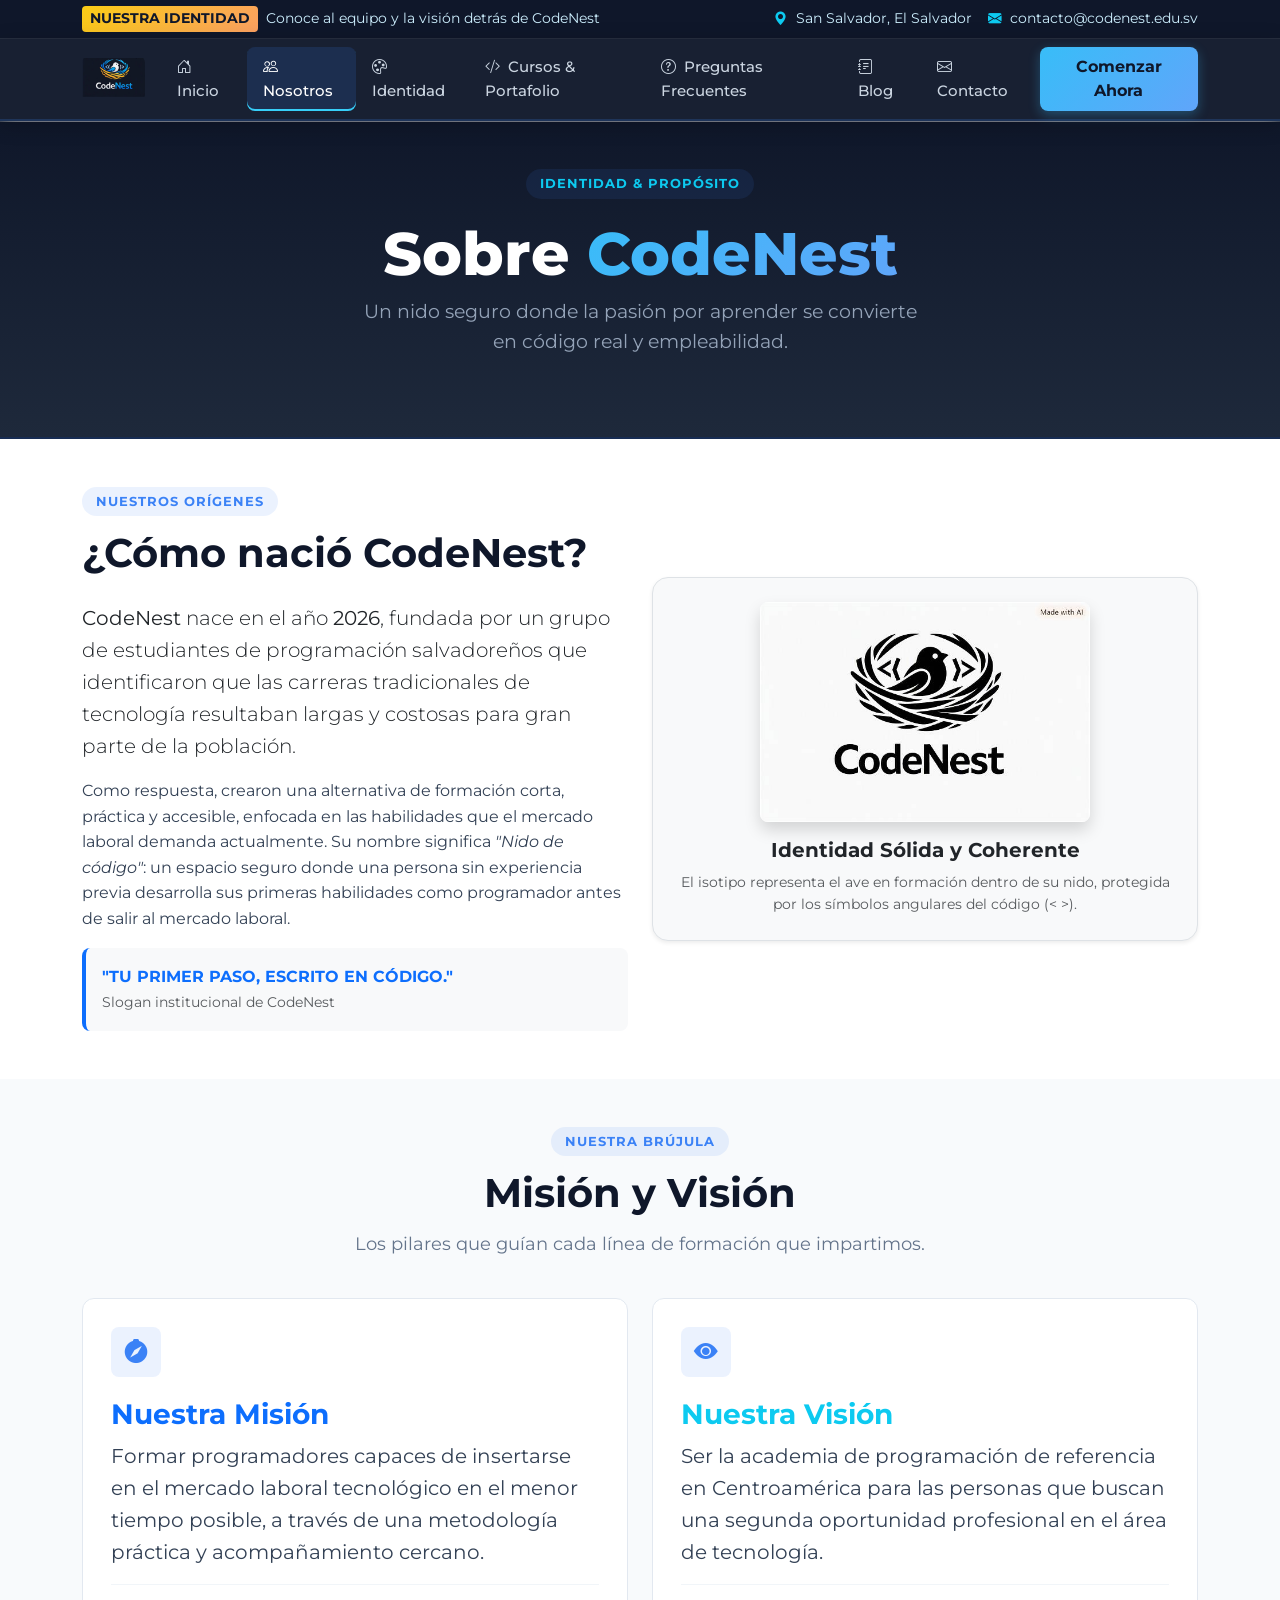
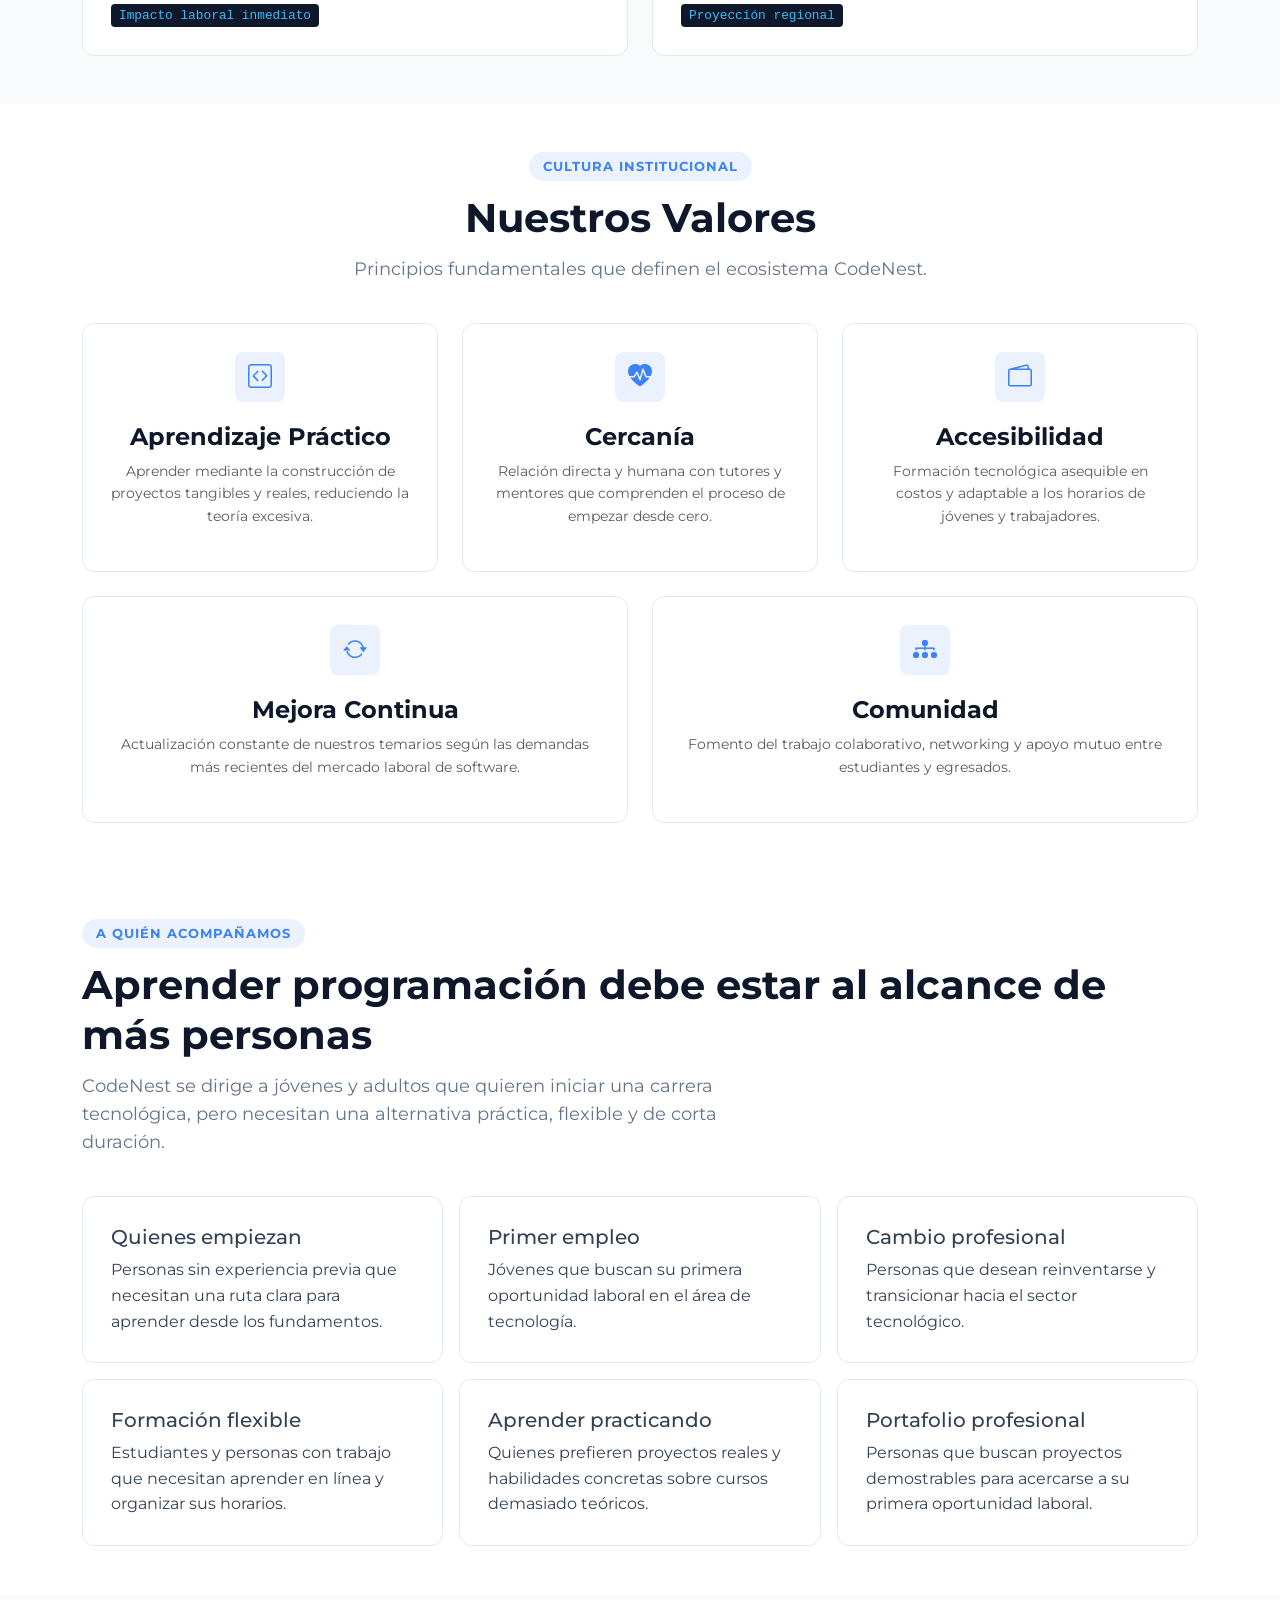
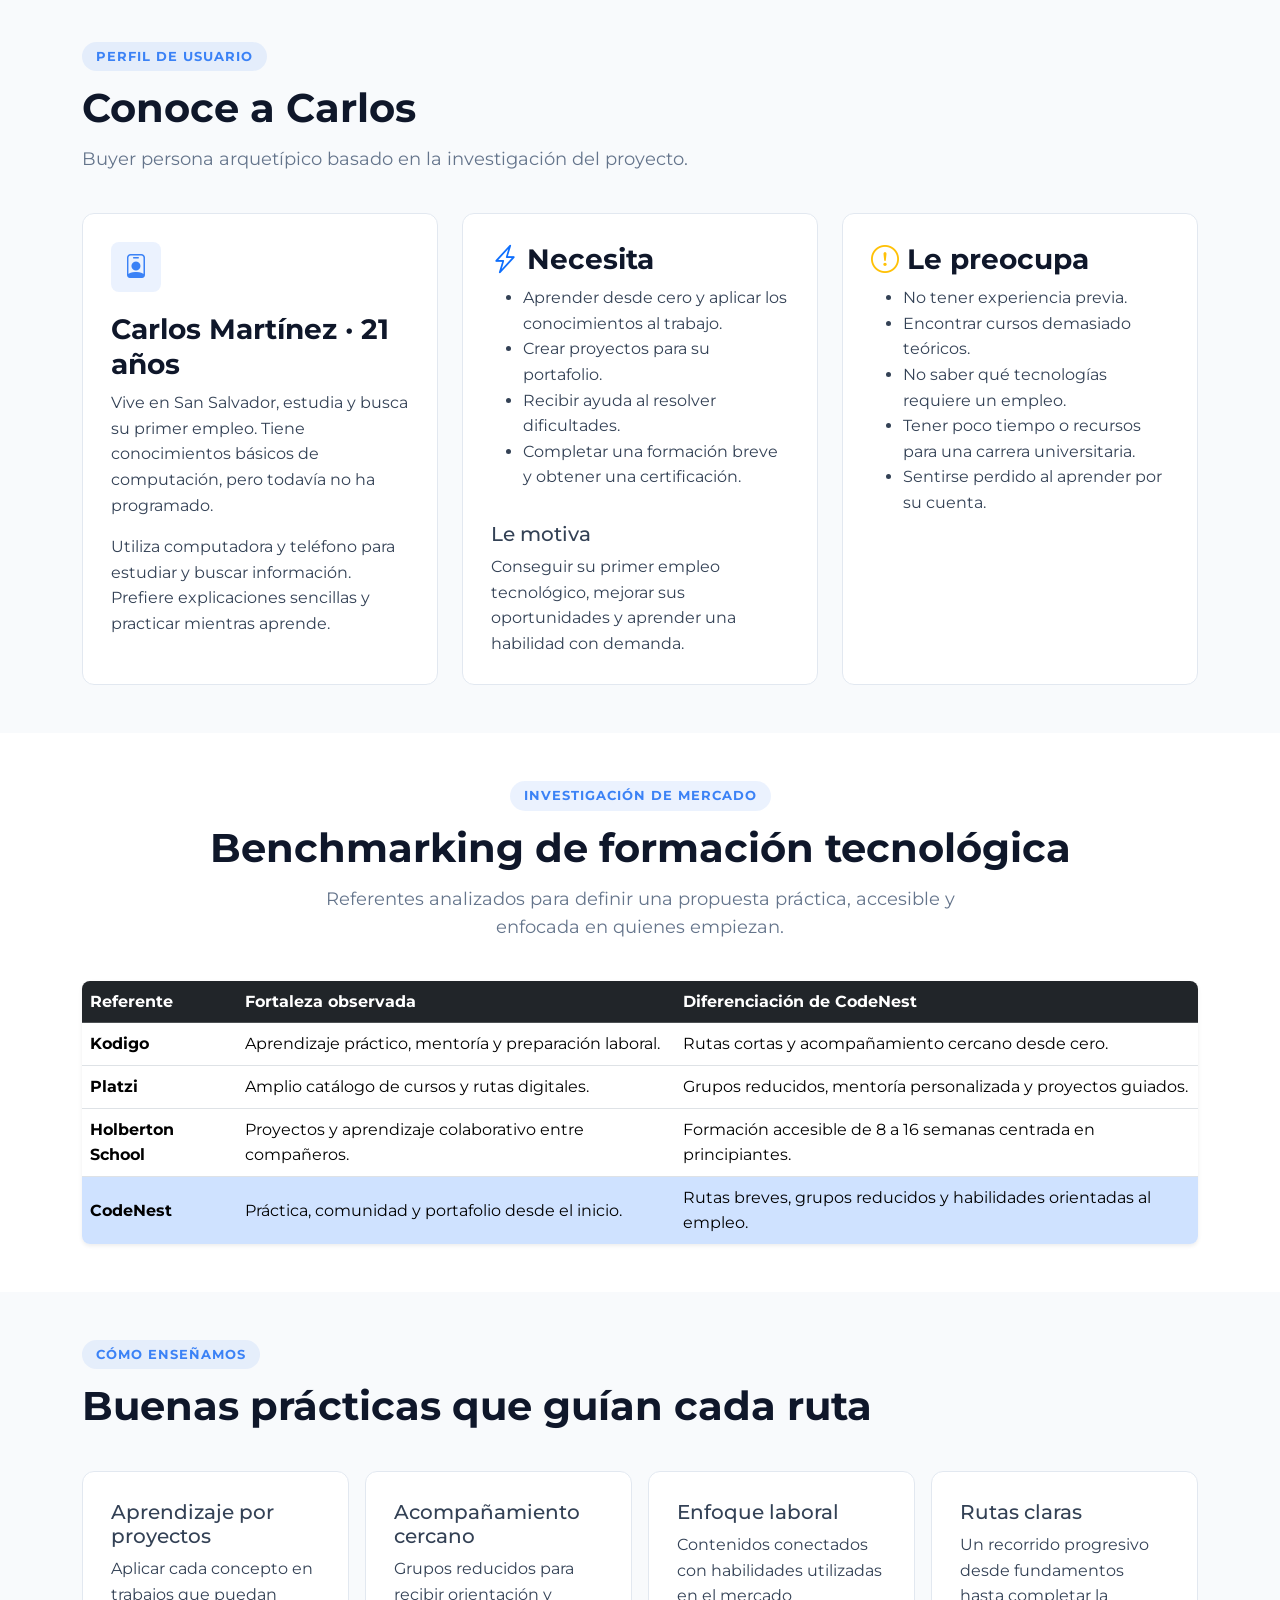
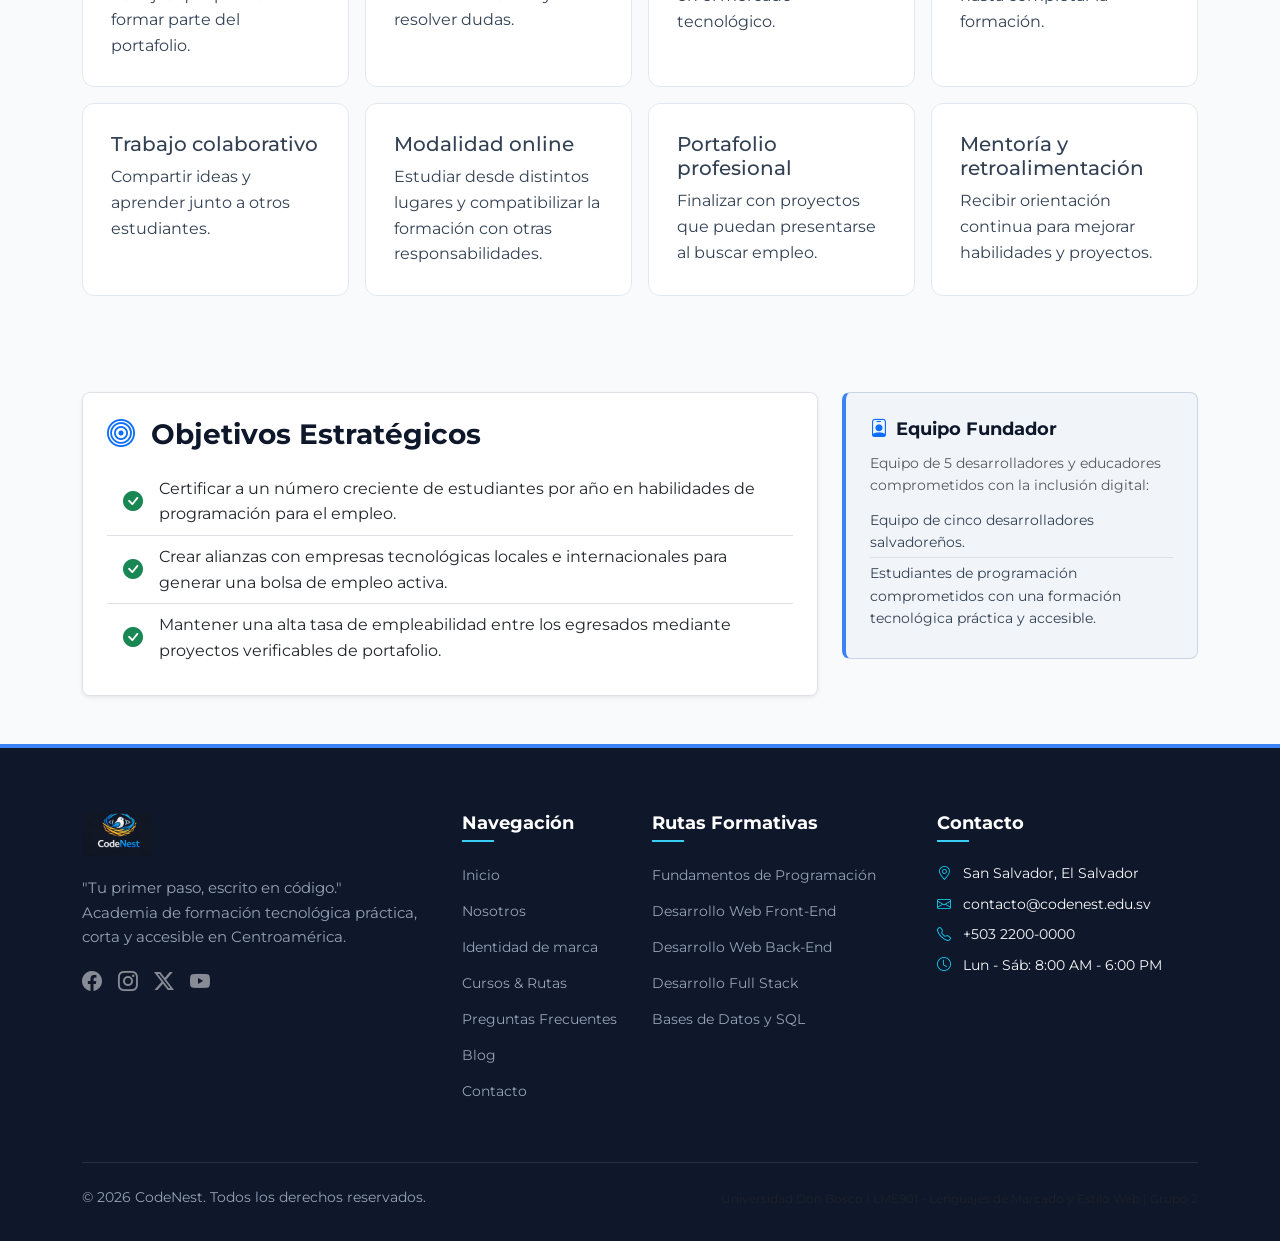
<file: nosotros.html>
<!DOCTYPE html>
<html lang="es">

<head>
  <meta charset="UTF-8">
  <meta name="viewport" content="width=device-width, initial-scale=1.0">
  <meta name="description"
    content="Conoce la historia, misión, visión y valores de CodeNest, la academia de programación práctica de Centroamérica.">
  <title>Nosotros | CodeNest</title>

  <link rel="preconnect" href="https://fonts.googleapis.com">
  <link rel="preconnect" href="https://fonts.gstatic.com" crossorigin>
  <link
    href="https://fonts.googleapis.com/css2?family=Montserrat:ital,wght@0,300;0,400;0,500;0,600;0,700;0,800;1,400&display=swap"
    rel="stylesheet">

  <link href="https://cdn.jsdelivr.net/npm/bootstrap@5.3.3/dist/css/bootstrap.min.css" rel="stylesheet">

  <link rel="stylesheet" href="https://cdn.jsdelivr.net/npm/bootstrap-icons@1.11.3/font/bootstrap-icons.min.css">
  <link rel="stylesheet" href="css/style.css">
</head>

<body>

  <header class="top-notice-bar">
    <div class="container d-flex justify-content-between align-items-center flex-wrap gap-2">
      <div class="d-flex align-items-center gap-2">
        <span class="badge-highlight">NUESTRA IDENTIDAD</span>
        <span>Conoce al equipo y la visión detrás de CodeNest</span>
      </div>
      <div class="d-none d-md-flex align-items-center gap-3">
        <span><i class="bi bi-geo-alt-fill text-info me-1"></i> San Salvador, El Salvador</span>
        <span><i class="bi bi-envelope-fill text-info me-1"></i> contacto@codenest.edu.sv</span>
      </div>
    </div>
  </header>

  <nav class="navbar navbar-expand-xl navbar-dark main-navigation" aria-label="Navegación principal">
    <div class="container">
      <a class="navbar-brand brand-logo-container" href="index.html" aria-label="CodeNest, inicio">
        <img src="img/logo.png" alt="Logotipo de CodeNest" width="216" height="144">
      </a>
      <button class="navbar-toggler" type="button" data-bs-toggle="collapse" data-bs-target="#navbarCodeNest"
        aria-controls="navbarCodeNest" aria-expanded="false" aria-label="Abrir menú de navegación">
        <span class="navbar-toggler-icon"></span>
      </button>

      <div class="collapse navbar-collapse" id="navbarCodeNest">
        <ul class="navbar-nav ms-auto mb-2 mb-lg-0 align-items-lg-center">
          <li class="nav-item">
            <a class="nav-link" href="index.html"><i class="bi bi-house-door me-1"></i> Inicio</a>
          </li>
          <li class="nav-item">
            <a class="nav-link active" href="nosotros.html" aria-current="page"><i class="bi bi-people me-1"></i>
              Nosotros</a>
          </li>
          <li class="nav-item">
            <a class="nav-link" href="identidad.html"><i class="bi bi-palette me-1"></i> Identidad</a>
          </li>
          <li class="nav-item">
            <a class="nav-link" href="servicios.html"><i class="bi bi-code-slash me-1"></i> Cursos & Portafolio</a>
          </li>
          <li class="nav-item">
            <a class="nav-link" href="faq.html"><i class="bi bi-question-circle me-1"></i> Preguntas Frecuentes</a>
          </li>
          <li class="nav-item">
            <a class="nav-link" href="blog.html"><i class="bi bi-journal-text me-1"></i> Blog</a>
          </li>
          <li class="nav-item">
            <a class="nav-link" href="contacto.html"><i class="bi bi-envelope me-1"></i> Contacto</a>
          </li>
          <li class="nav-item ms-lg-2 mt-2 mt-lg-0">
            <a href="servicios.html" class="btn btn-nav-cta">Comenzar Ahora</a>
          </li>
        </ul>
      </div>
    </div>
  </nav>

  <main>
    <section class="py-5 text-white"
      style="background: var(--cn-gradient-dark); border-bottom: 2px solid rgba(59, 130, 246, 0.2);">
      <div class="container text-center">
        <span class="section-tag bg-opacity-25 text-info">IDENTIDAD & PROPÓSITO</span>
        <h1 class="hero-title my-2">Sobre <span class="hero-highlight">CodeNest</span></h1>
        <p class="hero-subtitle mx-auto">Un nido seguro donde la pasión por aprender se convierte en código real y
          empleabilidad.</p>
      </div>
    </section>

    <section class="py-5 bg-white" aria-labelledby="historia-heading">
      <div class="container">
        <div class="row align-items-center g-4">
          <div class="col-lg-6">
            <header class="section-header mb-4">
              <span class="section-tag">Nuestros Orígenes</span>
              <h2 id="historia-heading" class="section-title">¿Cómo nació CodeNest?</h2>
            </header>
            <p class="lead text-dark">
              <strong>CodeNest</strong> nace en el año <strong>2026</strong>, fundada por un grupo de estudiantes de
              programación salvadoreños que identificaron que las carreras tradicionales de tecnología resultaban largas
              y costosas para gran parte de la población.
            </p>
            <p>
              Como respuesta, crearon una alternativa de formación corta, práctica y accesible, enfocada en las
              habilidades que el mercado laboral demanda actualmente. Su nombre significa <em>"Nido de código"</em>: un
              espacio seguro donde una persona sin experiencia previa desarrolla sus primeras habilidades como
              programador antes de salir al mercado laboral.
            </p>
            <div class="p-3 bg-light rounded-3 border-start border-primary border-4 mt-3">
              <p class="fw-bold mb-0 text-primary">"TU PRIMER PASO, ESCRITO EN CÓDIGO."</p>
              <small class="text-muted">Slogan institucional de CodeNest</small>
            </div>
          </div>
          <div class="col-lg-6 text-center">
            <div class="p-4 bg-light rounded-4 shadow-sm border">
              <img src="img/logo-monocromatico-positivo.jpg" alt="Logo monocromático positivo CodeNest"
                class="img-fluid rounded-3 mb-3 shadow" style="max-height: 220px;">
              <h5 class="fw-bold text-dark">Identidad Sólida y Coherente</h5>
              <p class="small text-muted mb-0">El isotipo representa el ave en formación dentro de su nido, protegida
                por los símbolos angulares del código (&lt; &gt;).</p>
            </div>
          </div>
        </div>
      </div>
    </section>

    <section class="py-5" style="background-color: #F8FAFC;" aria-labelledby="mision-vision-heading">
      <div class="container">
        <header class="section-header text-center">
          <span class="section-tag">Nuestra Brújula</span>
          <h2 id="mision-vision-heading" class="section-title">Misión y Visión</h2>
          <p class="section-subtitle mx-auto">Los pilares que guían cada línea de formación que impartimos.</p>
        </header>

        <div class="row g-4">
          <div class="col-md-6">
            <article class="semantic-card">
              <div class="card-icon-badge">
                <i class="bi bi-compass-fill"></i>
              </div>
              <h3 class="text-primary">Nuestra Misión</h3>
              <p class="fs-5">
                Formar programadores capaces de insertarse en el mercado laboral tecnológico en el menor tiempo posible,
                a través de una metodología práctica y acompañamiento cercano.
              </p>
              <footer class="semantic-card-footer">
                <span class="badge-code">Impacto laboral inmediato</span>
              </footer>
            </article>
          </div>

          <div class="col-md-6">
            <article class="semantic-card">
              <div class="card-icon-badge">
                <i class="bi bi-eye-fill"></i>
              </div>
              <h3 class="text-info">Nuestra Visión</h3>
              <p class="fs-5">
                Ser la academia de programación de referencia en Centroamérica para las personas que buscan una segunda
                oportunidad profesional en el área de tecnología.
              </p>
              <footer class="semantic-card-footer">
                <span class="badge-code">Proyección regional</span>
              </footer>
            </article>
          </div>
        </div>
      </div>
    </section>

    <section class="py-5 bg-white" aria-labelledby="valores-heading">
      <div class="container">
        <header class="section-header text-center">
          <span class="section-tag">Cultura Institucional</span>
          <h2 id="valores-heading" class="section-title">Nuestros Valores</h2>
          <p class="section-subtitle mx-auto">Principios fundamentales que definen el ecosistema CodeNest.</p>
        </header>

        <div class="row g-4">
          <div class="col-md-4">
            <article class="semantic-card text-center">
              <div class="card-icon-badge mx-auto">
                <i class="bi bi-code-square"></i>
              </div>
              <h4>Aprendizaje Práctico</h4>
              <p class="small text-muted">Aprender mediante la construcción de proyectos tangibles y reales, reduciendo
                la teoría excesiva.</p>
            </article>
          </div>

          <div class="col-md-4">
            <article class="semantic-card text-center">
              <div class="card-icon-badge mx-auto">
                <i class="bi bi-heart-pulse-fill"></i>
              </div>
              <h4>Cercanía</h4>
              <p class="small text-muted">Relación directa y humana con tutores y mentores que comprenden el proceso de
                empezar desde cero.</p>
            </article>
          </div>

          <div class="col-md-4">
            <article class="semantic-card text-center">
              <div class="card-icon-badge mx-auto">
                <i class="bi bi-wallet2"></i>
              </div>
              <h4>Accesibilidad</h4>
              <p class="small text-muted">Formación tecnológica asequible en costos y adaptable a los horarios de
                jóvenes y trabajadores.</p>
            </article>
          </div>

          <div class="col-md-6">
            <article class="semantic-card text-center">
              <div class="card-icon-badge mx-auto">
                <i class="bi bi-arrow-repeat"></i>
              </div>
              <h4>Mejora Continua</h4>
              <p class="small text-muted">Actualización constante de nuestros temarios según las demandas más recientes
                del mercado laboral de software.</p>
            </article>
          </div>

          <div class="col-md-6">
            <article class="semantic-card text-center">
              <div class="card-icon-badge mx-auto">
                <i class="bi bi-diagram-3-fill"></i>
              </div>
              <h4>Comunidad</h4>
              <p class="small text-muted">Fomento del trabajo colaborativo, networking y apoyo mutuo entre estudiantes y
                egresados.</p>
            </article>
          </div>
        </div>
      </div>
    </section>

    <section class="py-5 bg-white" aria-labelledby="publico-heading">
      <div class="container">
        <header class="section-header">
          <span class="section-tag">A quién acompañamos</span>
          <h2 id="publico-heading" class="section-title">Aprender programación debe estar al alcance de más personas</h2>
          <p class="section-subtitle">CodeNest se dirige a jóvenes y adultos que quieren iniciar una carrera tecnológica, pero necesitan una alternativa práctica, flexible y de corta duración.</p>
        </header>
        <div class="row g-3">
          <div class="col-sm-6 col-lg-4"><article class="semantic-card"><h3 class="h5">Quienes empiezan</h3><p class="mb-0">Personas sin experiencia previa que necesitan una ruta clara para aprender desde los fundamentos.</p></article></div>
          <div class="col-sm-6 col-lg-4"><article class="semantic-card"><h3 class="h5">Primer empleo</h3><p class="mb-0">Jóvenes que buscan su primera oportunidad laboral en el área de tecnología.</p></article></div>
          <div class="col-sm-6 col-lg-4"><article class="semantic-card"><h3 class="h5">Cambio profesional</h3><p class="mb-0">Personas que desean reinventarse y transicionar hacia el sector tecnológico.</p></article></div>
          <div class="col-sm-6 col-lg-4"><article class="semantic-card"><h3 class="h5">Formación flexible</h3><p class="mb-0">Estudiantes y personas con trabajo que necesitan aprender en línea y organizar sus horarios.</p></article></div>
          <div class="col-sm-6 col-lg-4"><article class="semantic-card"><h3 class="h5">Aprender practicando</h3><p class="mb-0">Quienes prefieren proyectos reales y habilidades concretas sobre cursos demasiado teóricos.</p></article></div>
          <div class="col-sm-6 col-lg-4"><article class="semantic-card"><h3 class="h5">Portafolio profesional</h3><p class="mb-0">Personas que buscan proyectos demostrables para acercarse a su primera oportunidad laboral.</p></article></div>
        </div>
      </div>
    </section>

    <section class="py-5" style="background-color:#F8FAFC" aria-labelledby="persona-heading">
      <div class="container">
        <header class="section-header">
          <span class="section-tag">Perfil de usuario</span>
          <h2 id="persona-heading" class="section-title">Conoce a Carlos</h2>
          <p class="section-subtitle">Buyer persona arquetípico basado en la investigación del proyecto.</p>
        </header>
        <div class="row g-4">
          <div class="col-lg-4"><article class="semantic-card h-100"><div class="card-icon-badge"><i class="bi bi-person-badge" aria-hidden="true"></i></div><h3>Carlos Martínez · 21 años</h3><p>Vive en San Salvador, estudia y busca su primer empleo. Tiene conocimientos básicos de computación, pero todavía no ha programado.</p><p class="mb-0">Utiliza computadora y teléfono para estudiar y buscar información. Prefiere explicaciones sencillas y practicar mientras aprende.</p></article></div>
          <div class="col-lg-4"><article class="semantic-card h-100"><h3><i class="bi bi-lightning-charge text-primary me-2" aria-hidden="true"></i>Necesita</h3><ul><li>Aprender desde cero y aplicar los conocimientos al trabajo.</li><li>Crear proyectos para su portafolio.</li><li>Recibir ayuda al resolver dificultades.</li><li>Completar una formación breve y obtener una certificación.</li></ul><h3 class="h5 mt-3">Le motiva</h3><p class="mb-0">Conseguir su primer empleo tecnológico, mejorar sus oportunidades y aprender una habilidad con demanda.</p></article></div>
          <div class="col-lg-4"><article class="semantic-card h-100"><h3><i class="bi bi-exclamation-circle text-warning me-2" aria-hidden="true"></i>Le preocupa</h3><ul class="mb-0"><li>No tener experiencia previa.</li><li>Encontrar cursos demasiado teóricos.</li><li>No saber qué tecnologías requiere un empleo.</li><li>Tener poco tiempo o recursos para una carrera universitaria.</li><li>Sentirse perdido al aprender por su cuenta.</li></ul></article></div>
        </div>
      </div>
    </section>

    <section class="py-5 bg-white" aria-labelledby="benchmark-heading">
      <div class="container">
        <header class="section-header text-center">
          <span class="section-tag">Investigación de mercado</span>
          <h2 id="benchmark-heading" class="section-title">Benchmarking de formación tecnológica</h2>
          <p class="section-subtitle mx-auto">Referentes analizados para definir una propuesta práctica, accesible y enfocada en quienes empiezan.</p>
        </header>
        <div class="table-responsive rounded-3 shadow-sm">
          <table class="table table-hover align-middle bg-white mb-0">
            <caption class="visually-hidden">Comparación de referentes de formación con la propuesta de CodeNest.</caption>
            <thead class="table-dark"><tr><th scope="col">Referente</th><th scope="col">Fortaleza observada</th><th scope="col">Diferenciación de CodeNest</th></tr></thead>
            <tbody>
              <tr><th scope="row">Kodigo</th><td>Aprendizaje práctico, mentoría y preparación laboral.</td><td>Rutas cortas y acompañamiento cercano desde cero.</td></tr>
              <tr><th scope="row">Platzi</th><td>Amplio catálogo de cursos y rutas digitales.</td><td>Grupos reducidos, mentoría personalizada y proyectos guiados.</td></tr>
              <tr><th scope="row">Holberton School</th><td>Proyectos y aprendizaje colaborativo entre compañeros.</td><td>Formación accesible de 8 a 16 semanas centrada en principiantes.</td></tr>
              <tr class="table-primary"><th scope="row">CodeNest</th><td>Práctica, comunidad y portafolio desde el inicio.</td><td>Rutas breves, grupos reducidos y habilidades orientadas al empleo.</td></tr>
            </tbody>
          </table>
        </div>
      </div>
    </section>

    <section class="py-5" style="background-color:#F8FAFC" aria-labelledby="practices-heading">
      <div class="container">
        <header class="section-header">
          <span class="section-tag">Cómo enseñamos</span>
          <h2 id="practices-heading" class="section-title">Buenas prácticas que guían cada ruta</h2>
        </header>
        <div class="row g-3">
          <div class="col-sm-6 col-lg-3"><article class="semantic-card"><h3 class="h5">Aprendizaje por proyectos</h3><p class="mb-0">Aplicar cada concepto en trabajos que puedan formar parte del portafolio.</p></article></div>
          <div class="col-sm-6 col-lg-3"><article class="semantic-card"><h3 class="h5">Acompañamiento cercano</h3><p class="mb-0">Grupos reducidos para recibir orientación y resolver dudas.</p></article></div>
          <div class="col-sm-6 col-lg-3"><article class="semantic-card"><h3 class="h5">Enfoque laboral</h3><p class="mb-0">Contenidos conectados con habilidades utilizadas en el mercado tecnológico.</p></article></div>
          <div class="col-sm-6 col-lg-3"><article class="semantic-card"><h3 class="h5">Rutas claras</h3><p class="mb-0">Un recorrido progresivo desde fundamentos hasta completar la formación.</p></article></div>
          <div class="col-sm-6 col-lg-3"><article class="semantic-card"><h3 class="h5">Trabajo colaborativo</h3><p class="mb-0">Compartir ideas y aprender junto a otros estudiantes.</p></article></div>
          <div class="col-sm-6 col-lg-3"><article class="semantic-card"><h3 class="h5">Modalidad online</h3><p class="mb-0">Estudiar desde distintos lugares y compatibilizar la formación con otras responsabilidades.</p></article></div>
          <div class="col-sm-6 col-lg-3"><article class="semantic-card"><h3 class="h5">Portafolio profesional</h3><p class="mb-0">Finalizar con proyectos que puedan presentarse al buscar empleo.</p></article></div>
          <div class="col-sm-6 col-lg-3"><article class="semantic-card"><h3 class="h5">Mentoría y retroalimentación</h3><p class="mb-0">Recibir orientación continua para mejorar habilidades y proyectos.</p></article></div>
        </div>
      </div>
    </section>

    <div class="container my-5">
      <div class="row g-4">
        <div class="col-lg-8">
          <section class="p-4 bg-white rounded-3 shadow-sm border" aria-labelledby="objetivos-heading">
            <h3 id="objetivos-heading" class="fw-bold mb-3"><i class="bi bi-bullseye text-primary me-2"></i> Objetivos
              Estratégicos</h3>
            <ul class="list-group list-group-flush">
              <li class="list-group-item d-flex align-items-center gap-3">
                <i class="bi bi-check-circle-fill text-success fs-5"></i>
                <span>Certificar a un número creciente de estudiantes por año en habilidades de programación para el
                  empleo.</span>
              </li>
              <li class="list-group-item d-flex align-items-center gap-3">
                <i class="bi bi-check-circle-fill text-success fs-5"></i>
                <span>Crear alianzas con empresas tecnológicas locales e internacionales para generar una bolsa de
                  empleo activa.</span>
              </li>
              <li class="list-group-item d-flex align-items-center gap-3">
                <i class="bi bi-check-circle-fill text-success fs-5"></i>
                <span>Mantener una alta tasa de empleabilidad entre los egresados mediante proyectos verificables de
                  portafolio.</span>
              </li>
            </ul>
          </section>
        </div>

        <div class="col-lg-4">
          <aside class="semantic-aside mt-lg-0" aria-label="Información sobre los fundadores">
            <h4 class="aside-title"><i class="bi bi-person-badge text-primary"></i> Equipo Fundador</h4>
            <p class="small text-muted mb-2">Equipo de 5 desarrolladores y educadores comprometidos con la inclusión
              digital:</p>
            <ul class="list-unstyled small mb-0">
              <li class="py-1 border-bottom">Equipo de cinco desarrolladores salvadoreños.</li>
              <li class="py-1">Estudiantes de programación comprometidos con una formación tecnológica práctica y accesible.</li>
            </ul>
          </aside>
        </div>
      </div>
    </div>
  </main>

  <footer class="main-footer" aria-label="Pie de página institucional">
    <div class="container">
      <div class="row g-4">
        <div class="col-lg-4 col-md-6">
          <a href="index.html" class="brand-logo-container mb-3" aria-label="CodeNest, inicio">
            <img src="img/logo.png" alt="Logotipo de CodeNest" width="216" height="144">
          </a>
          <p class="footer-brand-desc">
            "Tu primer paso, escrito en código."<br>
            Academia de formación tecnológica práctica, corta y accesible en Centroamérica.
          </p>
          <div class="d-flex gap-3 fs-5 mt-3">
            <a href="https://facebook.com" class="text-white-50" aria-label="Facebook CodeNest" target="_blank"
              rel="noopener"><i class="bi bi-facebook"></i></a>
            <a href="https://instagram.com" class="text-white-50" aria-label="Instagram CodeNest" target="_blank"
              rel="noopener"><i class="bi bi-instagram"></i></a>
            <a href="https://x.com" class="text-white-50" aria-label="X (Twitter) CodeNest" target="_blank"
              rel="noopener"><i class="bi bi-twitter-x"></i></a>
            <a href="https://youtube.com" class="text-white-50" aria-label="YouTube CodeNest" target="_blank"
              rel="noopener"><i class="bi bi-youtube"></i></a>
          </div>
        </div>
        <div class="col-lg-2 col-md-6">
          <h5 class="footer-heading">Navegación</h5>
          <ul class="footer-links">
            <li><a href="index.html">Inicio</a></li>
            <li><a href="nosotros.html">Nosotros</a></li>
            <li><a href="identidad.html">Identidad de marca</a></li>
            <li><a href="servicios.html">Cursos & Rutas</a></li>
            <li><a href="faq.html">Preguntas Frecuentes</a></li>
            <li><a href="blog.html">Blog</a></li>
            <li><a href="contacto.html">Contacto</a></li>
          </ul>
        </div>
        <div class="col-lg-3 col-md-6">
          <h5 class="footer-heading">Rutas Formativas</h5>
          <ul class="footer-links">
            <li><a href="servicios.html">Fundamentos de Programación</a></li>
            <li><a href="servicios.html">Desarrollo Web Front-End</a></li>
            <li><a href="servicios.html">Desarrollo Web Back-End</a></li>
            <li><a href="servicios.html">Desarrollo Full Stack</a></li>
            <li><a href="servicios.html">Bases de Datos y SQL</a></li>
          </ul>
        </div>
        <div class="col-lg-3 col-md-6">
          <h5 class="footer-heading">Contacto</h5>
          <ul class="footer-links text-light small">
            <li class="mb-2"><i class="bi bi-geo-alt text-info me-2"></i> San Salvador, El Salvador</li>
            <li class="mb-2"><i class="bi bi-envelope text-info me-2"></i> contacto@codenest.edu.sv</li>
            <li class="mb-2"><i class="bi bi-telephone text-info me-2"></i> +503 2200-0000</li>
            <li class="mb-2"><i class="bi bi-clock text-info me-2"></i> Lun - Sáb: 8:00 AM - 6:00 PM</li>
          </ul>
        </div>
      </div>
      <div class="footer-bottom d-flex flex-wrap justify-content-between align-items-center gap-2">
        <p class="mb-0">&copy; <span id="current-year">2026</span> CodeNest. Todos los derechos reservados.</p>
        <p class="mb-0 text-muted small">
          Universidad Don Bosco | LME901 - Lenguajes de Marcado y Estilo Web | Grupo 2
        </p>
      </div>
    </div>
  </footer>

  <script src="https://cdn.jsdelivr.net/npm/bootstrap@5.3.3/dist/js/bootstrap.bundle.min.js"></script>
  <script src="js/main.js"></script>
</body>

</html>
</file>
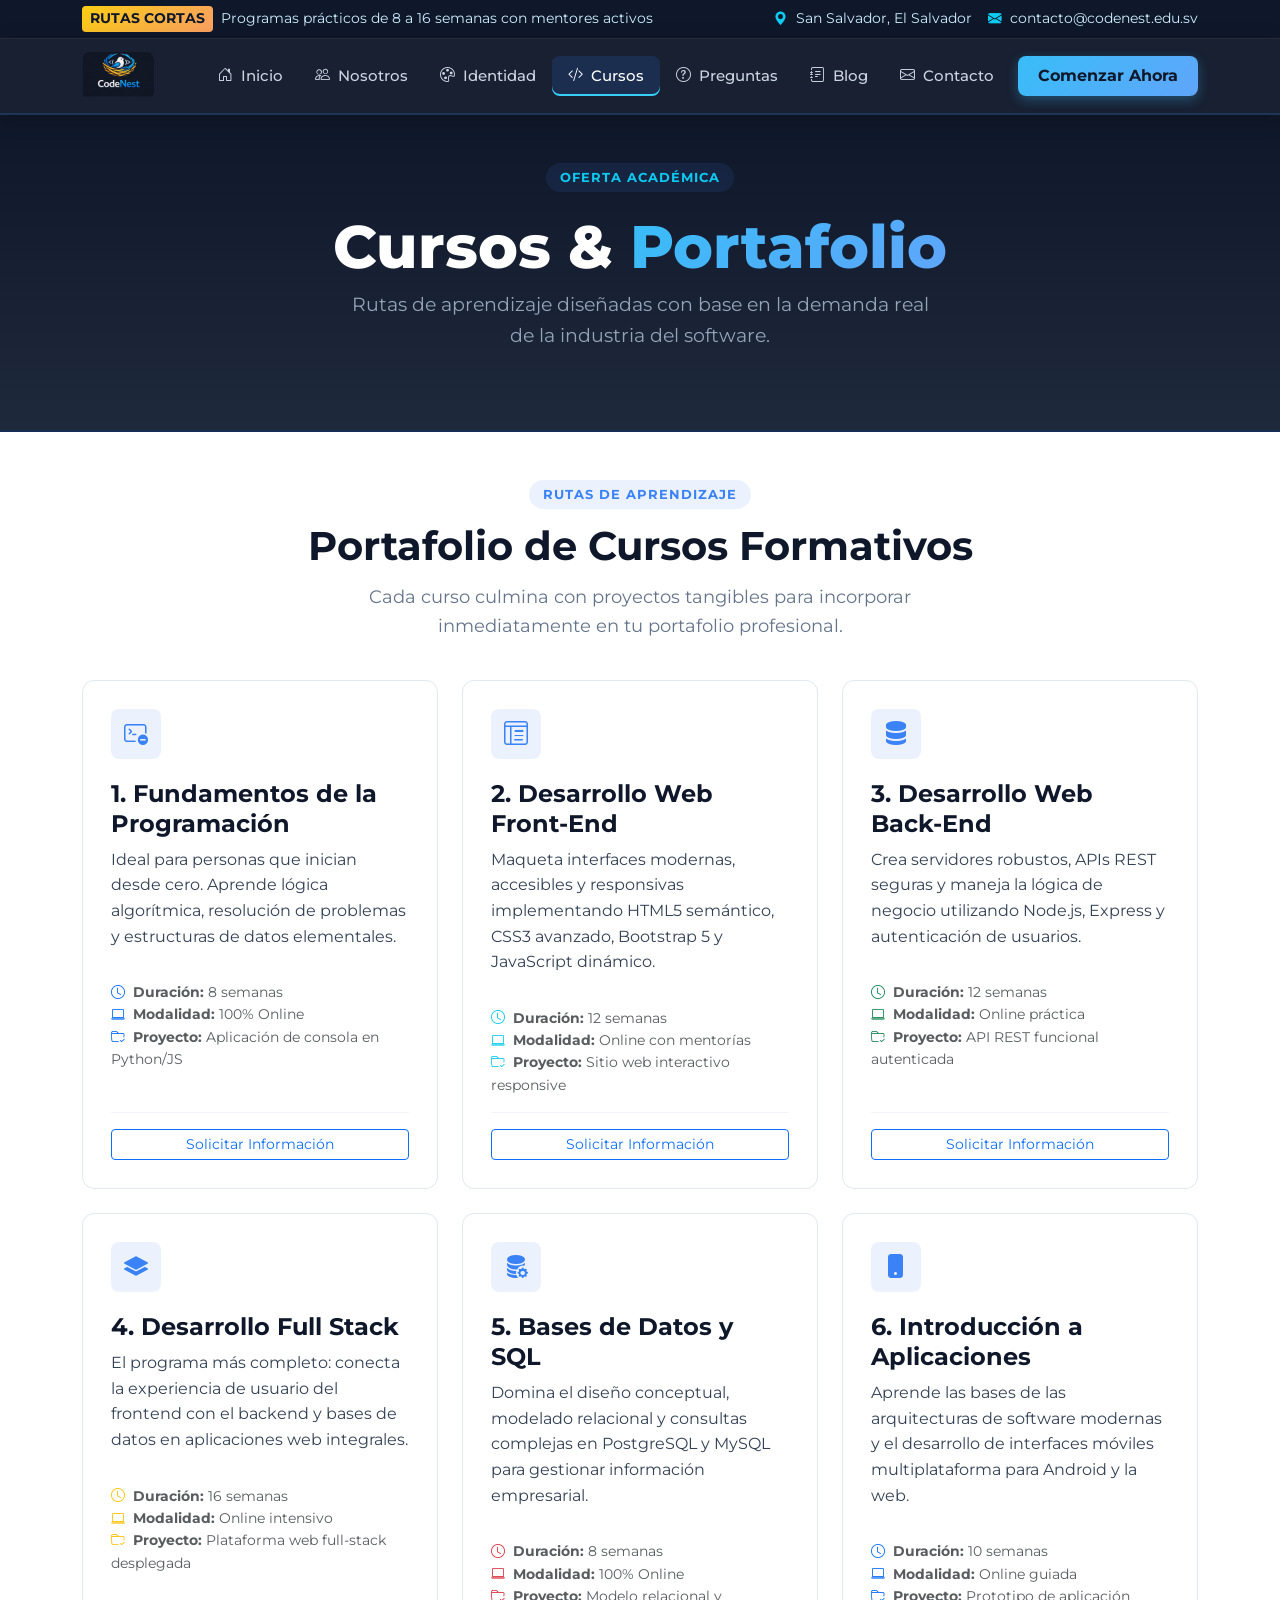
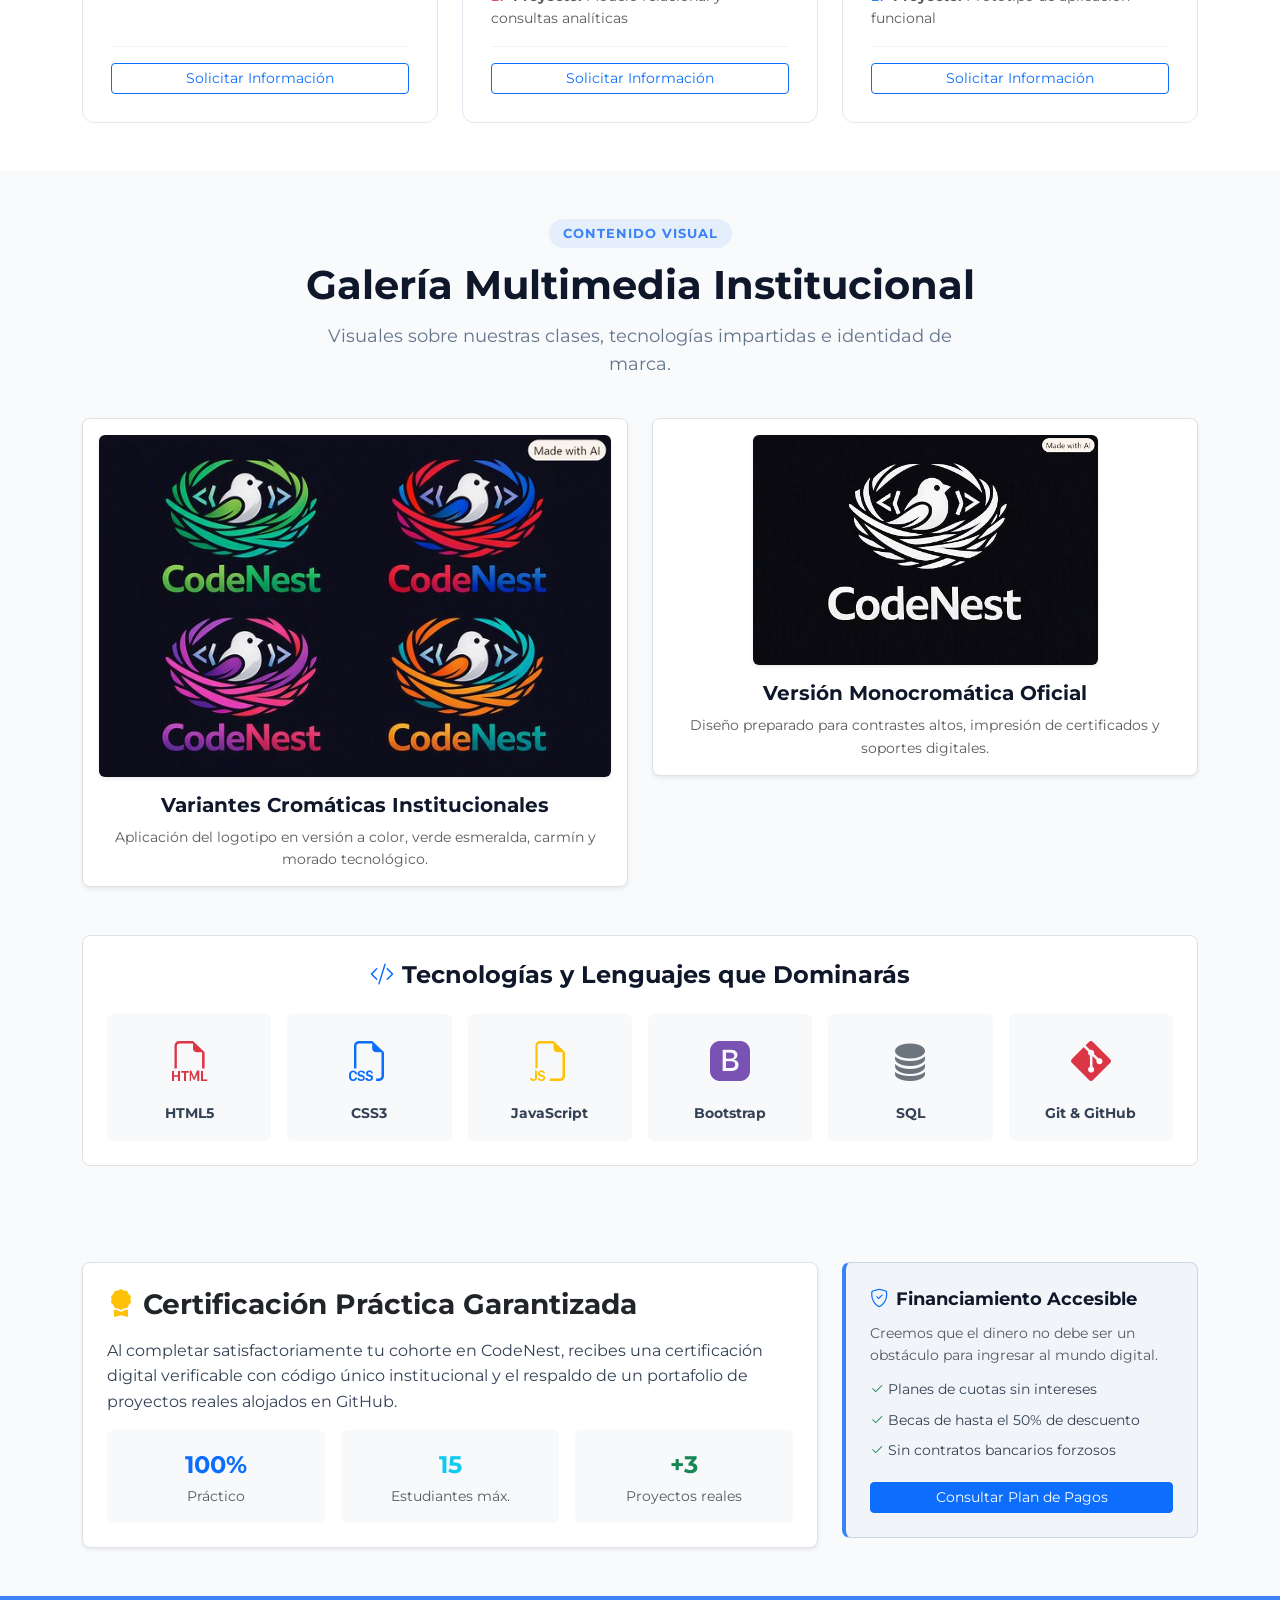
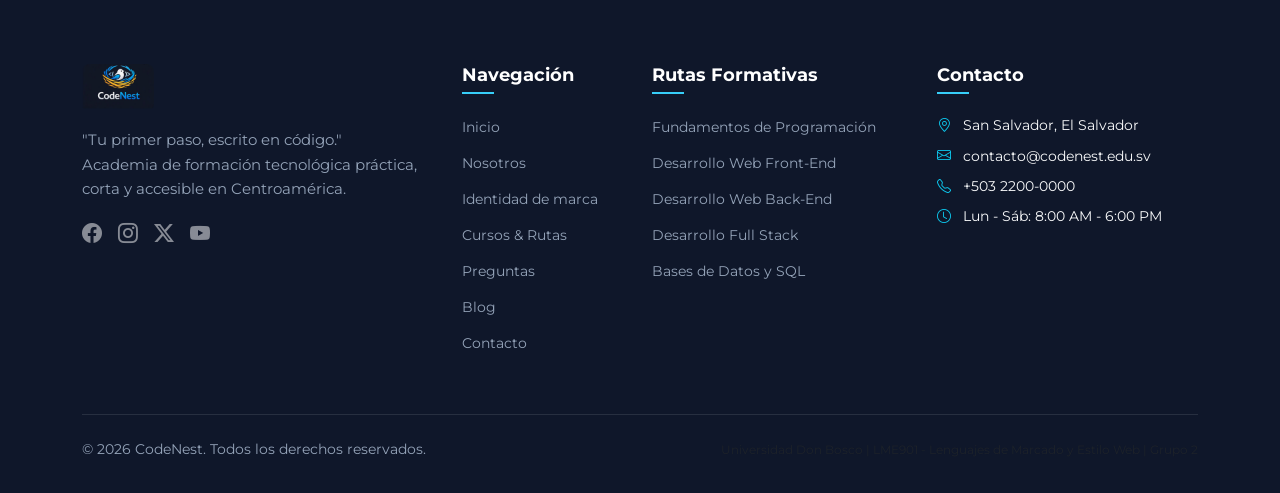
<file: servicios.html>
<!DOCTYPE html>
<html lang="es">

<head>
  <meta charset="UTF-8">
  <meta name="viewport" content="width=device-width, initial-scale=1.0">
  <meta name="description"
    content="Explora el catálogo de cursos y portafolio formativo de CodeNest: Front-End, Back-End, Full Stack, Bases de Datos y Fundamentos.">
  <title>Cursos | CodeNest</title>

  <link rel="preconnect" href="https://fonts.googleapis.com">
  <link rel="preconnect" href="https://fonts.gstatic.com" crossorigin>
  <link
    href="https://fonts.googleapis.com/css2?family=Montserrat:ital,wght@0,300;0,400;0,500;0,600;0,700;0,800;1,400&display=swap"
    rel="stylesheet">

  <link href="https://cdn.jsdelivr.net/npm/bootstrap@5.3.3/dist/css/bootstrap.min.css" rel="stylesheet">

  <link rel="stylesheet" href="https://cdn.jsdelivr.net/npm/bootstrap-icons@1.11.3/font/bootstrap-icons.min.css">
  <link rel="stylesheet" href="css/style.css">
</head>

<body>

  <header class="top-notice-bar">
    <div class="container d-flex justify-content-between align-items-center flex-wrap gap-2">
      <div class="d-flex align-items-center gap-2">
        <span class="badge-highlight">RUTAS CORTAS</span>
        <span>Programas prácticos de 8 a 16 semanas con mentores activos</span>
      </div>
      <div class="d-none d-md-flex align-items-center gap-3">
        <span><i class="bi bi-geo-alt-fill text-info me-1"></i> San Salvador, El Salvador</span>
        <span><i class="bi bi-envelope-fill text-info me-1"></i> contacto@codenest.edu.sv</span>
      </div>
    </div>
  </header>

  <nav class="navbar navbar-expand-xl navbar-dark main-navigation" aria-label="Navegación principal">
    <div class="container">
      <a class="navbar-brand brand-logo-container" href="index.html" aria-label="CodeNest, inicio">
        <img src="img/logo.png" alt="Logotipo de CodeNest" width="216" height="144">
      </a>
      <button class="navbar-toggler" type="button" data-bs-toggle="collapse" data-bs-target="#navbarCodeNest"
        aria-controls="navbarCodeNest" aria-expanded="false" aria-label="Abrir menú de navegación">
        <span class="navbar-toggler-icon"></span>
      </button>

      <div class="collapse navbar-collapse" id="navbarCodeNest">
        <ul class="navbar-nav ms-auto mb-2 mb-lg-0 align-items-lg-center">
          <li class="nav-item">
            <a class="nav-link" href="index.html"><i class="bi bi-house-door me-1"></i> Inicio</a>
          </li>
          <li class="nav-item">
            <a class="nav-link" href="nosotros.html"><i class="bi bi-people me-1"></i> Nosotros</a>
          </li>
          <li class="nav-item">
            <a class="nav-link" href="identidad.html"><i class="bi bi-palette me-1"></i> Identidad</a>
          </li>
          <li class="nav-item">
            <a class="nav-link active" href="servicios.html" aria-current="page"><i class="bi bi-code-slash me-1"></i>
              Cursos</a>
          </li>
          <li class="nav-item">
            <a class="nav-link" href="faq.html"><i class="bi bi-question-circle me-1"></i> Preguntas</a>
          </li>
          <li class="nav-item">
            <a class="nav-link" href="blog.html"><i class="bi bi-journal-text me-1"></i> Blog</a>
          </li>
          <li class="nav-item">
            <a class="nav-link" href="contacto.html"><i class="bi bi-envelope me-1"></i> Contacto</a>
          </li>
          <li class="nav-item ms-lg-2 mt-2 mt-lg-0">
            <a href="servicios.html" class="btn btn-nav-cta">Comenzar Ahora</a>
          </li>
        </ul>
      </div>
    </div>
  </nav>

  <main>
    <section class="py-5 text-white"
      style="background: var(--cn-gradient-dark); border-bottom: 2px solid rgba(59, 130, 246, 0.2);">
      <div class="container text-center">
        <span class="section-tag bg-opacity-25 text-info">OFERTA ACADÉMICA</span>
        <h1 class="hero-title my-2">Cursos & <span class="hero-highlight">Portafolio</span></h1>
        <p class="hero-subtitle mx-auto">Rutas de aprendizaje diseñadas con base en la demanda real de la industria del
          software.</p>
      </div>
    </section>

    <section class="py-5 bg-white" aria-labelledby="catalogo-heading">
      <div class="container">
        <header class="section-header text-center">
          <span class="section-tag">Rutas de Aprendizaje</span>
          <h2 id="catalogo-heading" class="section-title">Portafolio de Cursos Formativos</h2>
          <p class="section-subtitle mx-auto">Cada curso culmina con proyectos tangibles para incorporar inmediatamente
            en tu portafolio profesional.</p>
        </header>

        <div class="row g-4">
          <div class="col-lg-4 col-md-6">
            <article class="semantic-card">
              <div class="card-icon-badge">
                <i class="bi bi-terminal-dash"></i>
              </div>
              <h4>1. Fundamentos de la Programación</h4>
              <p>Ideal para personas que inician desde cero. Aprende lógica algorítmica, resolución de problemas y
                estructuras de datos elementales.</p>
              <ul class="list-unstyled small text-muted my-3">
                <li><i class="bi bi-clock text-primary me-2"></i><strong>Duración:</strong> 8 semanas</li>
                <li><i class="bi bi-laptop text-primary me-2"></i><strong>Modalidad:</strong> 100% Online</li>
                <li><i class="bi bi-folder-check text-primary me-2"></i><strong>Proyecto:</strong> Aplicación de consola
                  en Python/JS</li>
              </ul>
              <footer class="semantic-card-footer">
                <a href="contacto.html" class="btn btn-sm btn-outline-primary w-100">Solicitar Información</a>
              </footer>
            </article>
          </div>

          <div class="col-lg-4 col-md-6">
            <article class="semantic-card">
              <div class="card-icon-badge">
                <i class="bi bi-layout-text-window-reverse"></i>
              </div>
              <h4>2. Desarrollo Web Front-End</h4>
              <p>Maqueta interfaces modernas, accesibles y responsivas implementando HTML5 semántico, CSS3 avanzado,
                Bootstrap 5 y JavaScript dinámico.</p>
              <ul class="list-unstyled small text-muted my-3">
                <li><i class="bi bi-clock text-info me-2"></i><strong>Duración:</strong> 12 semanas</li>
                <li><i class="bi bi-laptop text-info me-2"></i><strong>Modalidad:</strong> Online con mentorías</li>
                <li><i class="bi bi-folder-check text-info me-2"></i><strong>Proyecto:</strong> Sitio web interactivo
                  responsive</li>
              </ul>
              <footer class="semantic-card-footer">
                <a href="contacto.html" class="btn btn-sm btn-outline-primary w-100">Solicitar Información</a>
              </footer>
            </article>
          </div>

          <div class="col-lg-4 col-md-6">
            <article class="semantic-card">
              <div class="card-icon-badge">
                <i class="bi bi-server"></i>
              </div>
              <h4>3. Desarrollo Web Back-End</h4>
              <p>Crea servidores robustos, APIs REST seguras y maneja la lógica de negocio utilizando Node.js, Express y
                autenticación de usuarios.</p>
              <ul class="list-unstyled small text-muted my-3">
                <li><i class="bi bi-clock text-success me-2"></i><strong>Duración:</strong> 12 semanas</li>
                <li><i class="bi bi-laptop text-success me-2"></i><strong>Modalidad:</strong> Online práctica</li>
                <li><i class="bi bi-folder-check text-success me-2"></i><strong>Proyecto:</strong> API REST funcional
                  autenticada</li>
              </ul>
              <footer class="semantic-card-footer">
                <a href="contacto.html" class="btn btn-sm btn-outline-primary w-100">Solicitar Información</a>
              </footer>
            </article>
          </div>

          <div class="col-lg-4 col-md-6">
            <article class="semantic-card">
              <div class="card-icon-badge">
                <i class="bi bi-layers-fill"></i>
              </div>
              <h4>4. Desarrollo Full Stack</h4>
              <p>El programa más completo: conecta la experiencia de usuario del frontend con el backend y bases de
                datos en aplicaciones web integrales.</p>
              <ul class="list-unstyled small text-muted my-3">
                <li><i class="bi bi-clock text-warning me-2"></i><strong>Duración:</strong> 16 semanas</li>
                <li><i class="bi bi-laptop text-warning me-2"></i><strong>Modalidad:</strong> Online intensivo</li>
                <li><i class="bi bi-folder-check text-warning me-2"></i><strong>Proyecto:</strong> Plataforma web
                  full-stack desplegada</li>
              </ul>
              <footer class="semantic-card-footer">
                <a href="contacto.html" class="btn btn-sm btn-outline-primary w-100">Solicitar Información</a>
              </footer>
            </article>
          </div>

          <div class="col-lg-4 col-md-6">
            <article class="semantic-card">
              <div class="card-icon-badge">
                <i class="bi bi-database-fill-gear"></i>
              </div>
              <h4>5. Bases de Datos y SQL</h4>
              <p>Domina el diseño conceptual, modelado relacional y consultas complejas en PostgreSQL y MySQL para
                gestionar información empresarial.</p>
              <ul class="list-unstyled small text-muted my-3">
                <li><i class="bi bi-clock text-danger me-2"></i><strong>Duración:</strong> 8 semanas</li>
                <li><i class="bi bi-laptop text-danger me-2"></i><strong>Modalidad:</strong> 100% Online</li>
                <li><i class="bi bi-folder-check text-danger me-2"></i><strong>Proyecto:</strong> Modelo relacional y
                  consultas analíticas</li>
              </ul>
              <footer class="semantic-card-footer">
                <a href="contacto.html" class="btn btn-sm btn-outline-primary w-100">Solicitar Información</a>
              </footer>
            </article>
          </div>

          <div class="col-lg-4 col-md-6">
            <article class="semantic-card">
              <div class="card-icon-badge">
                <i class="bi bi-phone-fill"></i>
              </div>
              <h4>6. Introducción a Aplicaciones</h4>
              <p>Aprende las bases de las arquitecturas de software modernas y el desarrollo de interfaces móviles
                multiplataforma para Android y la web.</p>
              <ul class="list-unstyled small text-muted my-3">
                <li><i class="bi bi-clock text-primary me-2"></i><strong>Duración:</strong> 10 semanas</li>
                <li><i class="bi bi-laptop text-primary me-2"></i><strong>Modalidad:</strong> Online guiada</li>
                <li><i class="bi bi-folder-check text-primary me-2"></i><strong>Proyecto:</strong> Prototipo de
                  aplicación funcional</li>
              </ul>
              <footer class="semantic-card-footer">
                <a href="contacto.html" class="btn btn-sm btn-outline-primary w-100">Solicitar Información</a>
              </footer>
            </article>
          </div>
        </div>
      </div>
    </section>

    <section class="py-5" style="background-color: #F8FAFC;" aria-labelledby="galeria-heading">
      <div class="container">
        <header class="section-header text-center">
          <span class="section-tag">Contenido Visual</span>
          <h2 id="galeria-heading" class="section-title">Galería Multimedia Institucional</h2>
          <p class="section-subtitle mx-auto">Visuales sobre nuestras clases, tecnologías impartidas e identidad de
            marca.</p>
        </header>

        <div class="row g-4">
          <div class="col-md-6">
            <article class="p-3 bg-white rounded-3 shadow-sm border text-center">
              <img src="img/logo-variantes.jpg" alt="Variantes cromáticas del isotipo CodeNest"
                class="img-fluid rounded mb-3 shadow-sm">
              <h5 class="fw-bold">Variantes Cromáticas Institucionales</h5>
              <p class="small text-muted mb-0">Aplicación del logotipo en versión a color, verde esmeralda, carmín y
                morado tecnológico.</p>
            </article>
          </div>

          <div class="col-md-6">
            <article class="p-3 bg-white rounded-3 shadow-sm border text-center">
              <img src="img/logo-monocromatico-negativo.jpg" alt="Versión monocromática negativa CodeNest"
                class="img-fluid rounded mb-3 shadow-sm" style="max-height: 230px;">
              <h5 class="fw-bold">Versión Monocromática Oficial</h5>
              <p class="small text-muted mb-0">Diseño preparado para contrastes altos, impresión de certificados y
                soportes digitales.</p>
            </article>
          </div>
        </div>

        <div class="mt-5 p-4 bg-white rounded-3 border">
          <h4 class="fw-bold text-center mb-4"><i class="bi bi-code-slash text-primary me-2"></i>Tecnologías y Lenguajes
            que Dominarás</h4>
          <div class="row text-center g-3">
            <div class="col-4 col-md-2">
              <div class="p-3 bg-light rounded"><i class="bi bi-filetype-html text-danger fs-1"></i>
                <p class="small fw-bold mb-0 mt-2">HTML5</p>
              </div>
            </div>
            <div class="col-4 col-md-2">
              <div class="p-3 bg-light rounded"><i class="bi bi-filetype-css text-primary fs-1"></i>
                <p class="small fw-bold mb-0 mt-2">CSS3</p>
              </div>
            </div>
            <div class="col-4 col-md-2">
              <div class="p-3 bg-light rounded"><i class="bi bi-filetype-js text-warning fs-1"></i>
                <p class="small fw-bold mb-0 mt-2">JavaScript</p>
              </div>
            </div>
            <div class="col-4 col-md-2">
              <div class="p-3 bg-light rounded"><i class="bi bi-bootstrap-fill text-purple fs-1"
                  style="color: #7952B3;"></i>
                <p class="small fw-bold mb-0 mt-2">Bootstrap</p>
              </div>
            </div>
            <div class="col-4 col-md-2">
              <div class="p-3 bg-light rounded"><i class="bi bi-database-fill text-secondary fs-1"></i>
                <p class="small fw-bold mb-0 mt-2">SQL</p>
              </div>
            </div>
            <div class="col-4 col-md-2">
              <div class="p-3 bg-light rounded"><i class="bi bi-git text-danger fs-1"></i>
                <p class="small fw-bold mb-0 mt-2">Git & GitHub</p>
              </div>
            </div>
          </div>
        </div>
      </div>
    </section>

    <div class="container my-5">
      <div class="row g-4">
        <div class="col-lg-8">
          <section class="p-4 bg-white rounded-3 border shadow-sm" aria-labelledby="metodologia-title">
            <h3 id="metodologia-title" class="fw-bold text-dark mb-3"><i
                class="bi bi-award-fill text-warning me-2"></i>Certificación Práctica Garantizada</h3>
            <p>
              Al completar satisfactoriamente tu cohorte en CodeNest, recibes una certificación digital verificable con
              código único institucional y el respaldo de un portafolio de proyectos reales alojados en GitHub.
            </p>
            <div class="row g-3">
              <div class="col-sm-4 text-center">
                <div class="p-3 bg-light rounded">
                  <span class="fs-4 fw-bold text-primary">100%</span>
                  <p class="small mb-0 text-muted">Práctico</p>
                </div>
              </div>
              <div class="col-sm-4 text-center">
                <div class="p-3 bg-light rounded">
                  <span class="fs-4 fw-bold text-info">15</span>
                  <p class="small mb-0 text-muted">Estudiantes máx.</p>
                </div>
              </div>
              <div class="col-sm-4 text-center">
                <div class="p-3 bg-light rounded">
                  <span class="fs-4 fw-bold text-success">+3</span>
                  <p class="small mb-0 text-muted">Proyectos reales</p>
                </div>
              </div>
            </div>
          </section>
        </div>

        <div class="col-lg-4">
          <aside class="semantic-aside mt-lg-0" aria-label="Beneficios de financiamiento">
            <h4 class="aside-title"><i class="bi bi-shield-check text-primary"></i> Financiamiento Accesible</h4>
            <p class="small text-muted mb-2">Creemos que el dinero no debe ser un obstáculo para ingresar al mundo
              digital.</p>
            <ul class="list-unstyled small mb-3">
              <li class="py-1"><i class="bi bi-check2 text-success me-1"></i>Planes de cuotas sin intereses</li>
              <li class="py-1"><i class="bi bi-check2 text-success me-1"></i>Becas de hasta el 50% de descuento</li>
              <li class="py-1"><i class="bi bi-check2 text-success me-1"></i>Sin contratos bancarios forzosos</li>
            </ul>
            <a href="contacto.html" class="btn btn-sm btn-primary w-100">Consultar Plan de Pagos</a>
          </aside>
        </div>
      </div>
    </div>
  </main>

  <footer class="main-footer" aria-label="Pie de página institucional">
    <div class="container">
      <div class="row g-4">
        <div class="col-lg-4 col-md-6">
          <a href="index.html" class="brand-logo-container mb-3" aria-label="CodeNest, inicio">
            <img src="img/logo.png" alt="Logotipo de CodeNest" width="216" height="144">
          </a>
          <p class="footer-brand-desc">
            "Tu primer paso, escrito en código."<br>
            Academia de formación tecnológica práctica, corta y accesible en Centroamérica.
          </p>
          <div class="d-flex gap-3 fs-5 mt-3">
            <a href="https://facebook.com" class="text-white-50" aria-label="Facebook CodeNest" target="_blank"
              rel="noopener"><i class="bi bi-facebook"></i></a>
            <a href="https://instagram.com" class="text-white-50" aria-label="Instagram CodeNest" target="_blank"
              rel="noopener"><i class="bi bi-instagram"></i></a>
            <a href="https://x.com" class="text-white-50" aria-label="X (Twitter) CodeNest" target="_blank"
              rel="noopener"><i class="bi bi-twitter-x"></i></a>
            <a href="https://youtube.com" class="text-white-50" aria-label="YouTube CodeNest" target="_blank"
              rel="noopener"><i class="bi bi-youtube"></i></a>
          </div>
        </div>
        <div class="col-lg-2 col-md-6">
          <h5 class="footer-heading">Navegación</h5>
          <ul class="footer-links">
            <li><a href="index.html">Inicio</a></li>
            <li><a href="nosotros.html">Nosotros</a></li>
            <li><a href="identidad.html">Identidad de marca</a></li>
            <li><a href="servicios.html">Cursos & Rutas</a></li>
            <li><a href="faq.html">Preguntas</a></li>
            <li><a href="blog.html">Blog</a></li>
            <li><a href="contacto.html">Contacto</a></li>
          </ul>
        </div>
        <div class="col-lg-3 col-md-6">
          <h5 class="footer-heading">Rutas Formativas</h5>
          <ul class="footer-links">
            <li><a href="servicios.html">Fundamentos de Programación</a></li>
            <li><a href="servicios.html">Desarrollo Web Front-End</a></li>
            <li><a href="servicios.html">Desarrollo Web Back-End</a></li>
            <li><a href="servicios.html">Desarrollo Full Stack</a></li>
            <li><a href="servicios.html">Bases de Datos y SQL</a></li>
          </ul>
        </div>
        <div class="col-lg-3 col-md-6">
          <h5 class="footer-heading">Contacto</h5>
          <ul class="footer-links text-light small">
            <li class="mb-2"><i class="bi bi-geo-alt text-info me-2"></i> San Salvador, El Salvador</li>
            <li class="mb-2"><i class="bi bi-envelope text-info me-2"></i> contacto@codenest.edu.sv</li>
            <li class="mb-2"><i class="bi bi-telephone text-info me-2"></i> +503 2200-0000</li>
            <li class="mb-2"><i class="bi bi-clock text-info me-2"></i> Lun - Sáb: 8:00 AM - 6:00 PM</li>
          </ul>
        </div>
      </div>
      <div class="footer-bottom d-flex flex-wrap justify-content-between align-items-center gap-2">
        <p class="mb-0">&copy; <span id="current-year">2026</span> CodeNest. Todos los derechos reservados.</p>
        <p class="mb-0 text-muted small">
          Universidad Don Bosco | LME901 - Lenguajes de Marcado y Estilo Web | Grupo 2
        </p>
      </div>
    </div>
  </footer>

  <script src="https://cdn.jsdelivr.net/npm/bootstrap@5.3.3/dist/js/bootstrap.bundle.min.js"></script>
  <script src="js/main.js"></script>
</body>

</html>
</file>
<file: css/style.css>
/* Variables Globales e Identidad Institucional */
:root {
  /* Paleta Corporativa no-oficial */
  --cn-dark-blue: #0F172A;
  --cn-white: #FFFFFF;
  --cn-soft-black: #000000;
  --cn-blue-primary: #3B82F6;
  --cn-blue-cyan: #37CEF8;
  --cn-cyan-light: #CCEEFD;
  --cn-cyan-pale: #B3E6FC;
  --cn-yellow-gold: #FACC15;
  --cn-orange-warm: #FBA061;
  --cn-blue-nest-top: #38BDF8;
  --cn-blue-nest-bottom: #60A5FA;

  /* Gradientes no-oficial */
  --cn-gradient-nest: linear-gradient(135deg, #38BDF8 0%, #60A5FA 100%);
  --cn-gradient-accent: linear-gradient(135deg, #FACC15 0%, #FBA061 100%);
  --cn-gradient-dark: linear-gradient(180deg, #0F172A 0%, #1E293B 100%);

  /* Tipografía */
  --cn-font-family: 'Montserrat', -apple-system, BlinkMacSystemFont, "Segoe UI", Roboto, sans-serif;

  /* Espaciados y Sombras */
  --cn-radius-sm: 8px;
  --cn-radius-md: 12px;
  --cn-radius-lg: 16px;
  --cn-shadow: 0 10px 25px -5px rgba(15, 23, 42, 0.1), 0 8px 10px -6px rgba(15, 23, 42, 0.1);
  --cn-shadow-glow: 0 0 20px rgba(59, 130, 246, 0.25);
}

* {
  box-sizing: border-box;
}

body {
  font-family: var(--cn-font-family);
  color: #334155;
  background-color: #F8FAFC;
  line-height: 1.6;
  margin: 0;
  padding: 0;
  display: flex;
  flex-direction: column;
  min-height: 100vh;
}

html {
  scroll-behavior: smooth;
  scroll-padding-top: 1rem;
}

h1,
h2,
h3,
h4,
h5,
h6 {
  font-family: var(--cn-font-family);
  font-weight: 700;
  color: var(--cn-dark-blue);
  line-height: 1.25;
}

a {
  text-decoration: none;
  transition: all 0.25s ease-in-out;
}

img {
  max-width: 100%;
  height: auto;
}

/* Estructura Semántica: Header Institucional y Barra Superior */
.top-notice-bar {
  background: var(--cn-dark-blue);
  color: var(--cn-cyan-light);
  font-size: 0.85rem;
  padding: 6px 0;
  border-bottom: 1px solid rgba(255, 255, 255, 0.1);
}

.top-notice-bar .badge-highlight {
  background: var(--cn-gradient-accent);
  color: var(--cn-dark-blue);
  font-weight: 700;
  padding: 2px 8px;
  border-radius: 4px;
}

/* (<nav>) */
.main-navigation {
  background: rgba(15, 23, 42, 0.96);
  backdrop-filter: blur(10px);
  position: sticky;
  top: 0;
  z-index: 1030;
  box-shadow: 0 4px 20px rgba(0, 0, 0, 0.2);
  border-bottom: 2px solid rgba(59, 130, 246, 0.2);
}

.brand-logo-container {
  display: flex;
  align-items: center;
  gap: 12px;
}

.brand-logo-container img {
  height: 48px;
  width: auto;
  border-radius: 8px;
  object-fit: contain;
}

.brand-title {
  color: var(--cn-white);
  font-size: 1.35rem;
  font-weight: 700;
  letter-spacing: -0.5px;
}

.brand-title .nest-gradient {
  background: var(--cn-gradient-nest);
  -webkit-background-clip: text;
  -webkit-text-fill-color: transparent;
}

.nav-link {
  color: #CBD5E1 !important;
  font-weight: 500;
  font-size: 0.95rem;
  padding: 8px 16px !important;
  border-radius: var(--cn-radius-sm);
  transition: all 0.2s ease;
}

.nav-link:hover,
.nav-link.active {
  color: var(--cn-white) !important;
  background: rgba(59, 130, 246, 0.15);
  box-shadow: inset 0 -2px 0 var(--cn-blue-cyan);
}

.btn-nav-cta {
  background: var(--cn-gradient-nest);
  color: var(--cn-dark-blue);
  font-weight: 700;
  border: none;
  padding: 8px 20px;
  border-radius: var(--cn-radius-sm);
  box-shadow: 0 4px 12px rgba(56, 189, 248, 0.3);
}

.btn-nav-cta:hover {
  background: linear-gradient(135deg, #60A5FA 0%, #38BDF8 100%);
  color: var(--cn-dark-blue);
  transform: translateY(-1px);
}

/* (<main>) */
main {
  flex: 1;
}

/* (<section>) */
.section-header {
  margin-bottom: 2.5rem;
  position: relative;
}

.section-tag {
  display: inline-block;
  color: var(--cn-blue-primary);
  background: rgba(59, 130, 246, 0.1);
  padding: 4px 14px;
  border-radius: 20px;
  font-size: 0.825rem;
  font-weight: 700;
  text-transform: uppercase;
  letter-spacing: 1px;
  margin-bottom: 0.75rem;
}

.section-title {
  font-size: clamp(1.75rem, 4vw, 2.5rem);
  margin-bottom: 0.75rem;
}

.section-subtitle {
  color: #64748B;
  font-size: 1.1rem;
  max-width: 650px;
}

/* Secciones de Portada / Hero */
.hero-section {
  background: var(--cn-gradient-dark);
  color: var(--cn-white);
  padding: 5rem 0 4rem;
  position: relative;
  overflow: hidden;
  border-bottom: 1px solid rgba(59, 130, 246, 0.2);
}

.hero-section::before {
  content: '';
  position: absolute;
  top: -20%;
  right: -10%;
  width: 500px;
  height: 500px;
  background: radial-gradient(circle, rgba(59, 130, 246, 0.15) 0%, rgba(15, 23, 42, 0) 70%);
  border-radius: 50%;
  pointer-events: none;
}

.hero-title {
  color: var(--cn-white);
  font-size: clamp(2.2rem, 5vw, 3.75rem);
  font-weight: 800;
  line-height: 1.15;
  margin-bottom: 1.25rem;
  overflow-wrap: anywhere;
}

.hero-highlight {
  background: var(--cn-gradient-nest);
  -webkit-background-clip: text;
  -webkit-text-fill-color: transparent;
}

.hero-subtitle {
  color: #94A3B8;
  font-size: 1.2rem;
  margin-bottom: 2rem;
  max-width: 580px;
}

/* (<article>) */
.semantic-card {
  background: var(--cn-white);
  border-radius: var(--cn-radius-md);
  border: 1px solid #E2E8F0;
  padding: 1.75rem;
  transition: all 0.3s ease;
  height: 100%;
  display: flex;
  flex-direction: column;
  position: relative;
}

.semantic-card:hover {
  transform: translateY(-4px);
  border-color: var(--cn-blue-primary);
  box-shadow: var(--cn-shadow);
}

.card-icon-badge {
  width: 50px;
  height: 50px;
  border-radius: var(--cn-radius-sm);
  background: rgba(59, 130, 246, 0.1);
  color: var(--cn-blue-primary);
  display: flex;
  align-items: center;
  justify-content: center;
  font-size: 1.5rem;
  margin-bottom: 1.25rem;
}

.semantic-card-footer {
  margin-top: auto;
  padding-top: 1rem;
  border-top: 1px solid #F1F5F9;
}

/* (<aside>) */
.semantic-aside {
  background: #F1F5F9;
  border: 1px solid #CBD5E1;
  border-left: 4px solid var(--cn-blue-primary);
  border-radius: var(--cn-radius-sm);
  padding: 1.5rem;
  margin-top: 1.5rem;
}

.aside-title {
  font-size: 1.15rem;
  font-weight: 700;
  color: var(--cn-dark-blue);
  margin-bottom: 0.75rem;
  display: flex;
  align-items: center;
  gap: 8px;
}

/* (<footer>) */
.main-footer {
  background: var(--cn-dark-blue);
  color: #94A3B8;
  padding: 4rem 0 2rem;
  margin-top: auto;
  border-top: 4px solid var(--cn-blue-primary);
}

.footer-brand-desc {
  font-size: 0.95rem;
  line-height: 1.6;
  margin-top: 1rem;
  color: #94A3B8;
}

.footer-heading {
  color: var(--cn-white);
  font-size: 1.1rem;
  font-weight: 700;
  margin-bottom: 1.25rem;
  position: relative;
  padding-bottom: 8px;
}

.footer-heading::after {
  content: '';
  position: absolute;
  bottom: 0;
  left: 0;
  width: 32px;
  height: 2px;
  background: var(--cn-blue-cyan);
}

.footer-links {
  list-style: none;
  padding: 0;
  margin: 0;
}

.footer-links li {
  margin-bottom: 0.65rem;
}

.footer-links a {
  color: #94A3B8;
  font-size: 0.9rem;
}

.footer-links a:hover {
  color: var(--cn-cyan-light);
  padding-left: 4px;
}

.footer-bottom {
  margin-top: 3rem;
  padding-top: 1.5rem;
  border-top: 1px solid rgba(255, 255, 255, 0.1);
  font-size: 0.85rem;
}

/* Badges y botones complementarios */
.badge-code {
  background: #0F172A;
  color: #38BDF8;
  font-family: monospace;
  padding: 4px 8px;
  border-radius: 4px;
  font-size: 0.8rem;
}

.btn-brand-primary {
  background: var(--cn-blue-primary);
  color: var(--cn-white);
  border: none;
  padding: 10px 24px;
  font-weight: 600;
  border-radius: var(--cn-radius-sm);
  transition: all 0.25s ease;
}

.btn-brand-primary:hover {
  background: #2563EB;
  color: var(--cn-white);
  box-shadow: var(--cn-shadow-glow);
}

.btn-brand-outline {
  background: transparent;
  color: var(--cn-white);
  border: 2px solid rgba(255, 255, 255, 0.3);
  padding: 9px 22px;
  font-weight: 600;
  border-radius: var(--cn-radius-sm);
  transition: all 0.25s ease;
}

.btn-brand-outline:hover {
  border-color: var(--cn-white);
  background: rgba(255, 255, 255, 0.1);
  color: var(--cn-white);
}

.brand-logo-image {
  display: block;
  width: min(100%, 24rem);
  margin-inline: auto;
  height: auto;
}

.identity-swatch {
  display: inline-block;
  width: 2rem;
  height: 2rem;
  flex: 0 0 2rem;
  border: 1px solid rgba(15, 23, 42, 0.18);
  border-radius: 0.4rem;
  vertical-align: middle;
}

.identity-variant {
  display: flex;
  height: 100%;
  min-height: 15rem;
  align-items: center;
  justify-content: center;
  padding: 1.5rem;
  border: 1px solid #e2e8f0;
  border-radius: var(--cn-radius-md);
  background: #f8fafc;
}

.identity-variant img {
  max-height: 15rem;
  width: 100%;
  object-fit: contain;
}

.form-status {
  border-radius: var(--cn-radius-sm);
}

.form-status.alert-success {
  color: #14532d;
}

.form-status.alert-danger {
  color: #7f1d1d;
}

.blog-article-details summary {
  color: var(--cn-blue-primary);
  cursor: pointer;
  font-weight: 700;
}

.blog-article-details[open] summary {
  margin-bottom: 0.75rem;
}

:focus-visible {
  outline: 3px solid var(--cn-blue-primary);
  outline-offset: 3px;
}

@media (max-width: 1199.98px) {
  .main-navigation .navbar-nav {
    align-items: stretch !important;
    padding-top: 0.5rem;
  }

  .main-navigation .nav-link {
    padding-inline: 0.75rem !important;
  }

  .main-navigation .btn-nav-cta {
    display: inline-block;
    text-align: center;
  }

  .semantic-card:hover {
    transform: none;
  }
}

@media (min-width: 768px) and (max-width: 991.98px) {
  .hero-section {
    padding: 3.5rem 0;
  }

  .hero-section .row {
    align-items: flex-start;
  }
}

@media (max-width: 767.98px) {
  .top-notice-bar {
    font-size: 0.75rem;
    line-height: 1.4;
  }

  .hero-section {
    padding: 3.25rem 0;
  }

  .hero-subtitle {
    font-size: 1rem;
  }

  .section-title {
    overflow-wrap: anywhere;
  }

  .semantic-card {
    padding: 1.35rem;
  }

  .main-footer {
    padding-top: 3rem;
  }

  .footer-bottom {
    align-items: flex-start !important;
  }
}

@media (max-width: 575.98px) {
  .top-notice-bar .container > div:first-child {
    align-items: flex-start !important;
  }

  .top-notice-bar .badge-highlight {
    flex: 0 0 auto;
  }

  .hero-section .btn {
    width: 100%;
  }

  .table-responsive {
    font-size: 0.9rem;
  }

  .identity-variant {
    min-height: 11rem;
  }

  .identity-variant img {
    max-height: 11rem;
  }
}

@media (prefers-reduced-motion: reduce) {
  html {
    scroll-behavior: auto;
  }

  *,
  *::before,
  *::after {
    scroll-behavior: auto !important;
    animation-duration: 0.01ms !important;
    animation-iteration-count: 1 !important;
    transition-duration: 0.01ms !important;
  }
}
</file>
